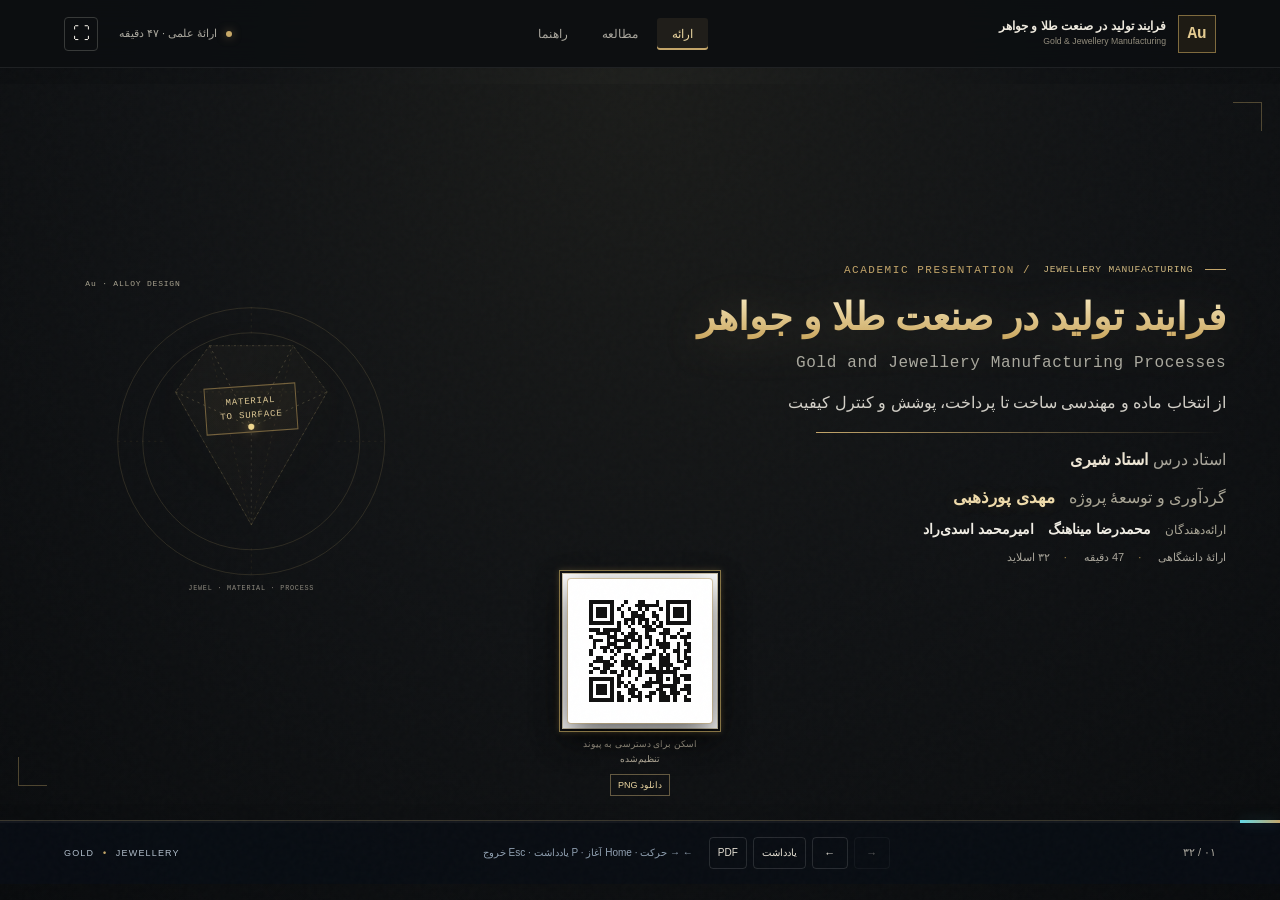
<file: index.html>
<!doctype html>
<html lang="fa" dir="rtl">
<head>
  <meta charset="utf-8"><meta name="viewport" content="width=device-width,initial-scale=1,viewport-fit=cover">
  <meta name="theme-color" content="#090c12"><meta name="description" content="فرایند تولید در صنعت طلا و جواهر؛ از متالورژی و ریخته‌گری تا فینیشینگ و کنترل کیفیت">
  <title>فرایند تولید در صنعت طلا و جواهر</title>
  <link rel="stylesheet" href="css/styles.css">
  <link rel="stylesheet" href="css/slides.css">
  <link rel="stylesheet" href="css/deck.css">
  <link rel="stylesheet" href="css/refinements.css">
  <link rel="stylesheet" href="css/industrial.css">
  <link rel="stylesheet" href="css/manufacturing.css">
  <link rel="stylesheet" href="css/polish.css">
  <link rel="icon" type="image/svg+xml" href="assets/favicon.svg">
</head>
<body>
  <div class="grain" aria-hidden="true"></div>
  <header class="topbar">
    <a class="brand" href="#/present" aria-label="شروع ارائه از ابتدا"><span class="brand-mark">Au</span><span>فرایند تولید در صنعت طلا و جواهر <small dir="ltr">Gold &amp; Jewellery Manufacturing</small></span></a>
    <nav class="mode-nav" aria-label="حالت نمایش"><a href="#/present" data-mode="present">ارائه</a><a href="#/read" data-mode="read">مطالعه</a><a href="#/guide" data-mode="guide">راهنما</a></nav>
    <div class="top-meta"><span class="live-dot"></span><span>ارائهٔ علمی · ۴۷ دقیقه</span><button class="icon-button" id="fullscreen" title="تمام‌صفحه" aria-label="تمام‌صفحه">⛶</button></div>
  </header>
  <main id="app" tabindex="-1"></main>
  <footer class="hud"><div class="progress-track"><i id="progress"></i></div><div class="hud-row"><span id="slide-label">۰۱ / ۳۲</span><div class="hud-controls"><button id="prev" aria-label="اسلاید قبلی">→</button><button id="next" aria-label="اسلاید بعدی">←</button><button id="speaker-notes" aria-label="یادداشت سخنران">یادداشت</button><button id="print-deck" aria-label="چاپ یا ذخیره به صورت PDF">PDF</button><span class="key-hint">← → حرکت · Home آغاز · P یادداشت · Esc خروج</span></div><span class="hud-code">GOLD <b>•</b> JEWELLERY</span></div></footer>
  <dialog id="notes-dialog" class="notes-dialog"><form method="dialog"><button class="notes-close" aria-label="بستن یادداشت‌ها">×</button></form><div class="eyebrow">PRESENTER NOTES <span id="notes-index"></span></div><h2 id="notes-title"></h2><div id="notes-body"></div></dialog>
  <dialog id="access-dialog" class="notes-dialog access-dialog"><form id="access-form"><div class="eyebrow">PRESENTER ACCESS</div><h2>ورود به یادداشت‌های سخنران</h2><label>نام کاربری<input id="access-username" name="username" autocomplete="username" required></label><label>رمز عبور<input id="access-password" name="password" type="password" autocomplete="current-password" required></label><p id="access-error" role="status"></p><button type="submit" class="print-button">ورود</button><button type="button" class="print-button" id="access-cancel">بازگشت</button></form></dialog>
  <script type="module" src="js/deck.js"></script>
</body>
</html>
</file>
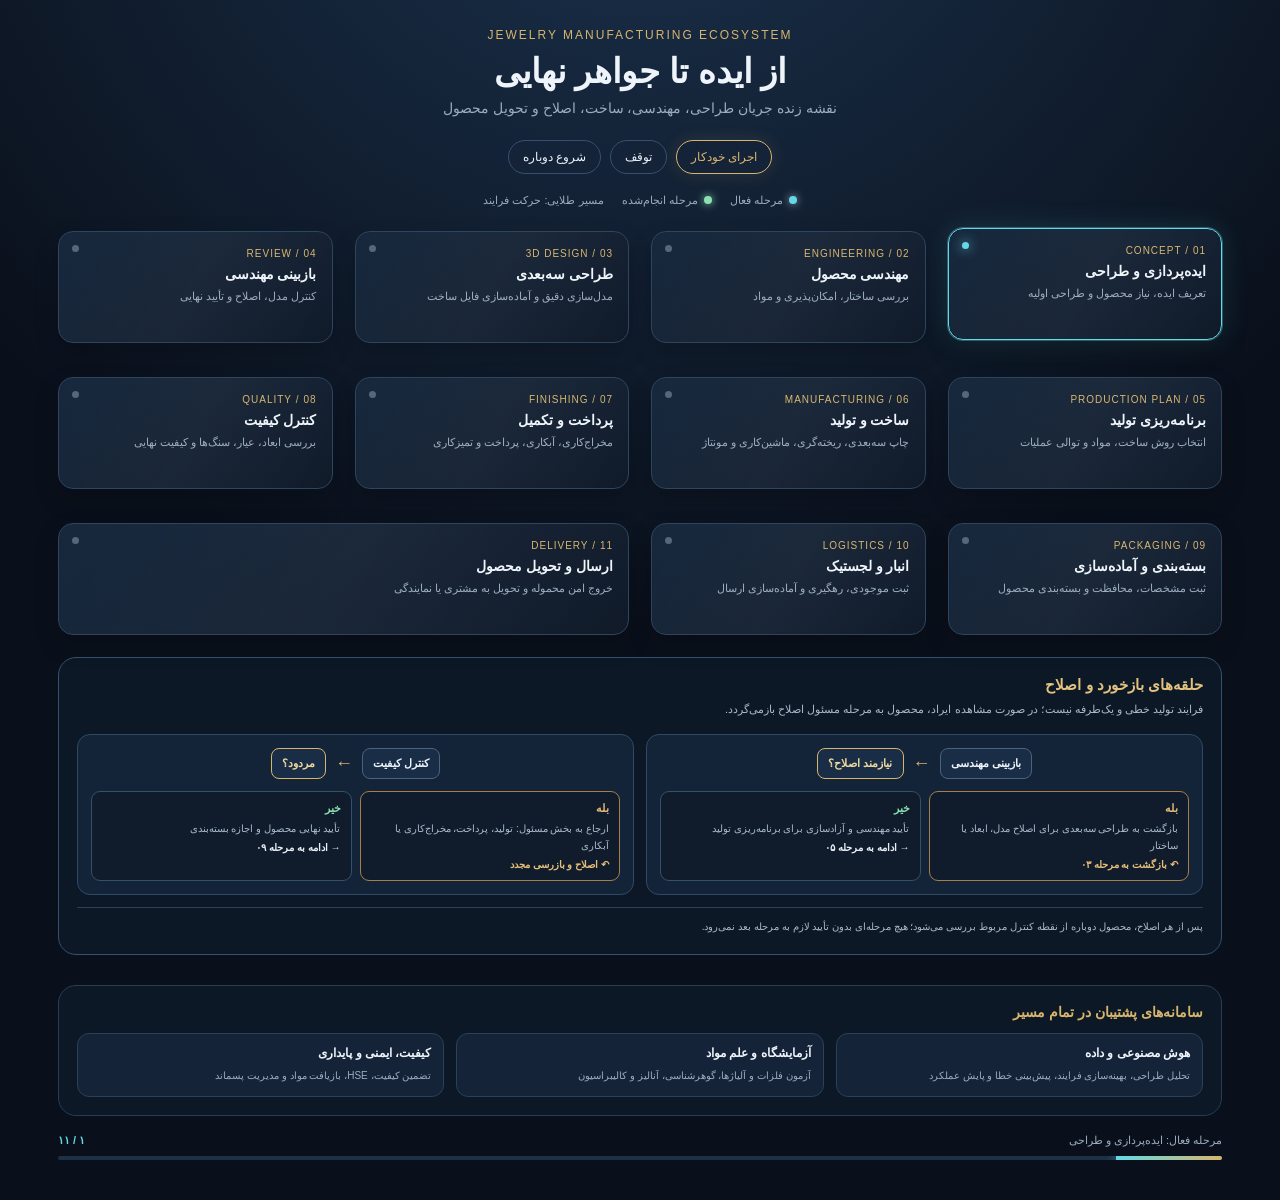
<file: s/1.html>
<!doctype html>
<html lang="fa" dir="rtl">
<head>
<meta charset="utf-8">
<meta name="viewport" content="width=device-width, initial-scale=1">
<title>نقشه زنده فرایند تولید جواهر</title>
<style>
:root{--bg:#0a101b;--panel:#111c2b;--panel2:#142338;--line:#29415a;--gold:#d8b56d;--cyan:#63d9e7;--green:#8ce0b2;--text:#eef4fa;--muted:#9aadc0}
*{box-sizing:border-box}body{margin:0;background:radial-gradient(circle at 50% -20%,#1c3450 0,#0a101b 55%);color:var(--text);font-family:Tahoma,Arial,sans-serif}
.wrap{max-width:1200px;margin:auto;padding:28px 18px 40px}.head{text-align:center;margin-bottom:24px}.eyebrow{color:var(--gold);font-size:12px;letter-spacing:2px}.head h1{font-size:clamp(22px,4vw,34px);margin:9px 0}.head p{color:var(--muted);margin:0;font-size:14px}
.toolbar{display:flex;justify-content:center;gap:9px;flex-wrap:wrap;margin:20px 0}.toolbar button{border:1px solid #38506b;background:#142338;color:var(--text);padding:9px 14px;border-radius:999px;font-size:12px;cursor:pointer}.toolbar button.active{border-color:var(--gold);color:var(--gold);box-shadow:0 0 18px #d8b56d22}
.legend{display:flex;justify-content:center;gap:18px;flex-wrap:wrap;color:var(--muted);font-size:11px;margin:14px 0 24px}.dot{display:inline-block;width:8px;height:8px;border-radius:50%;margin-left:6px;background:var(--cyan);box-shadow:0 0 9px currentColor}
.flow{position:relative;display:grid;grid-template-columns:repeat(4,minmax(0,1fr));gap:34px 22px;direction:rtl}
.node{position:relative;min-height:112px;padding:16px 15px;border:1px solid #2d455f;border-radius:15px;background:linear-gradient(145deg,#17283d,#101a29);box-shadow:0 10px 25px #0003;transition:.35s;z-index:2}
.node:after{content:"";position:absolute;inset:0;border-radius:15px;background:linear-gradient(120deg,transparent,#ffffff08,transparent);pointer-events:none}
.node .num{font-size:10px;color:var(--gold);letter-spacing:1px}.node h3{font-size:14px;margin:7px 0 5px}.node p{font-size:11px;line-height:1.8;color:var(--muted);margin:0}
.node .state{position:absolute;left:13px;top:13px;width:7px;height:7px;border-radius:50%;background:#53677b}
.node.active{border-color:var(--cyan);box-shadow:0 0 0 1px #63d9e755,0 0 28px #63d9e72b,0 10px 25px #0005;transform:translateY(-3px)}
.node.active .state{background:var(--cyan);box-shadow:0 0 12px var(--cyan);animation:pulse 1s infinite}
.node.done{border-color:#497b69}.node.done .state{background:var(--green);box-shadow:0 0 10px var(--green)}
@keyframes pulse{50%{opacity:.3;transform:scale(.7)}}
.node.wide{grid-column:span 2}
.connector{position:absolute;z-index:1;pointer-events:none;overflow:visible}
.connector path{fill:none;stroke:#29445e;stroke-width:2.3;stroke-linecap:round;stroke-linejoin:round}
.connector .moving{stroke:var(--gold);stroke-width:3;stroke-dasharray:7 13;animation:dash 1.1s linear infinite;filter:drop-shadow(0 0 4px #d8b56d)}
@keyframes dash{to{stroke-dashoffset:-40}}
.branch{margin-top:30px;border:1px solid #263d55;background:#0d1826;border-radius:18px;padding:18px}.branch h2{font-size:14px;color:var(--gold);margin:0 0 13px}.branchgrid{display:grid;grid-template-columns:repeat(3,1fr);gap:12px}.mini{border:1px solid #29415a;background:#142338;border-radius:12px;padding:12px}.mini b{display:block;font-size:12px;margin-bottom:5px}.mini span{font-size:10px;color:var(--muted);line-height:1.7}
.status{display:flex;justify-content:space-between;gap:10px;align-items:center;margin-top:18px;color:var(--muted);font-size:11px}.status strong{color:var(--cyan);font-weight:600}.progress{height:4px;background:#1d3045;border-radius:9px;overflow:hidden;margin-top:9px}.progress i{display:block;height:100%;width:0;background:linear-gradient(90deg,var(--cyan),var(--gold));box-shadow:0 0 12px var(--cyan);transition:width .4s}
@media(max-width:760px){.flow{grid-template-columns:repeat(2,minmax(0,1fr));gap:14px}.node{min-height:120px}.node.wide{grid-column:span 2}.branchgrid{grid-template-columns:1fr}.connector{display:none}.status{align-items:flex-start;flex-direction:column}}
@media(max-width:430px){.wrap{padding:22px 12px}.flow{grid-template-columns:1fr}.node.wide{grid-column:span 1}.node{min-height:95px}}

.feedback{margin-top:22px;border:1px solid #36516d;background:#0d1826;border-radius:18px;padding:18px}
.feedback h2{font-size:15px;color:#e2c27f;margin:0 0 6px}
.feedback-intro{font-size:11px;color:#a9bacb;line-height:1.8;margin:0 0 14px}
.feedback-grid{display:grid;grid-template-columns:repeat(2,minmax(0,1fr));gap:12px}
.feedback-card{background:#132338;border:1px solid #304a65;border-radius:13px;padding:13px}
.feedback-route{display:flex;align-items:center;justify-content:center;gap:9px;flex-wrap:wrap;margin-bottom:12px}
.feedback-step{font-size:11px;font-weight:700;border:1px solid #49637e;border-radius:8px;padding:8px 10px;background:#192e46}
.feedback-step.decision{border-color:#d8b56d;color:#f0d99e}
.feedback-arrow{color:#d8b56d;font-size:18px}
.feedback-branches{display:grid;grid-template-columns:1fr 1fr;gap:8px}
.return-path,.continue-path{border-radius:9px;padding:10px;background:#101c2b;border:1px solid #34516a;display:flex;flex-direction:column;gap:5px}
.return-path{border-color:#a77e49}
.return-path b{color:#e6bd79;font-size:11px}
.continue-path b{color:#8ce0b2;font-size:11px}
.return-path span,.continue-path span{font-size:10px;color:#a9bacb;line-height:1.7}
.return-path strong,.continue-path strong{font-size:10px;color:#e8eef5}
.return-path strong{color:#e6bd79}
.feedback-note{font-size:10px;color:#a9bacb;line-height:1.8;margin-top:12px;border-top:1px solid #2b4158;padding-top:10px}
@media(max-width:650px){.feedback-grid{grid-template-columns:1fr}}
@media(max-width:430px){.feedback-branches{grid-template-columns:1fr}}

</style>
</head>
<body>
<div class="wrap">
<header class="head">
<div class="eyebrow">JEWELRY MANUFACTURING ECOSYSTEM</div>
<h1>از ایده تا جواهر نهایی</h1>
<p>نقشه زنده جریان طراحی، مهندسی، ساخت، اصلاح و تحویل محصول</p>
</header>
<div class="toolbar" aria-label="کنترل نمایش">
<button class="active" data-mode="auto">اجرای خودکار</button>
<button data-mode="pause">توقف</button>
<button data-mode="restart">شروع دوباره</button>
</div>
<div class="legend"><span><i class="dot"></i>مرحله فعال</span><span><i class="dot" style="background:var(--green);color:var(--green)"></i>مرحله انجام‌شده</span><span>مسیر طلایی: حرکت فرایند</span></div>
<main class="flow" id="flow">
<article class="node" data-step="0"><i class="state"></i><div class="num">01 / CONCEPT</div><h3>ایده‌پردازی و طراحی</h3><p>تعریف ایده، نیاز محصول و طراحی اولیه</p></article>
<article class="node" data-step="1"><i class="state"></i><div class="num">02 / ENGINEERING</div><h3>مهندسی محصول</h3><p>بررسی ساختار، امکان‌پذیری و مواد</p></article>
<article class="node" data-step="2"><i class="state"></i><div class="num">03 / 3D DESIGN</div><h3>طراحی سه‌بعدی</h3><p>مدل‌سازی دقیق و آماده‌سازی فایل ساخت</p></article>
<article class="node" data-step="3"><i class="state"></i><div class="num">04 / REVIEW</div><h3>بازبینی مهندسی</h3><p>کنترل مدل، اصلاح و تأیید نهایی</p></article>
<article class="node" data-step="4"><i class="state"></i><div class="num">05 / PRODUCTION PLAN</div><h3>برنامه‌ریزی تولید</h3><p>انتخاب روش ساخت، مواد و توالی عملیات</p></article>
<article class="node" data-step="5"><i class="state"></i><div class="num">06 / MANUFACTURING</div><h3>ساخت و تولید</h3><p>چاپ سه‌بعدی، ریخته‌گری، ماشین‌کاری و مونتاژ</p></article>
<article class="node" data-step="6"><i class="state"></i><div class="num">07 / FINISHING</div><h3>پرداخت و تکمیل</h3><p>مخراج‌کاری، آبکاری، پرداخت و تمیزکاری</p></article>
<article class="node" data-step="7"><i class="state"></i><div class="num">08 / QUALITY</div><h3>کنترل کیفیت</h3><p>بررسی ابعاد، عیار، سنگ‌ها و کیفیت نهایی</p></article>
<article class="node" data-step="8"><i class="state"></i><div class="num">09 / PACKAGING</div><h3>بسته‌بندی و آماده‌سازی</h3><p>ثبت مشخصات، محافظت و بسته‌بندی محصول</p></article>
<article class="node" data-step="9"><i class="state"></i><div class="num">10 / LOGISTICS</div><h3>انبار و لجستیک</h3><p>ثبت موجودی، رهگیری و آماده‌سازی ارسال</p></article>
<article class="node wide" data-step="10"><i class="state"></i><div class="num">11 / DELIVERY</div><h3>ارسال و تحویل محصول</h3><p>خروج امن محموله و تحویل به مشتری یا نمایندگی</p></article>
</main>

<section class="feedback">
  <h2>حلقه‌های بازخورد و اصلاح</h2>
  <p class="feedback-intro">فرایند تولید خطی و یک‌طرفه نیست؛ در صورت مشاهده ایراد، محصول به مرحله مسئول اصلاح بازمی‌گردد.</p>
  <div class="feedback-grid">
    <div class="feedback-card">
      <div class="feedback-route">
        <span class="feedback-step">بازبینی مهندسی</span>
        <span class="feedback-arrow">←</span>
        <span class="feedback-step decision">نیازمند اصلاح؟</span>
      </div>
      <div class="feedback-branches">
        <div class="return-path"><b>بله</b><span>بازگشت به طراحی سه‌بعدی برای اصلاح مدل، ابعاد یا ساختار</span><strong>↶ بازگشت به مرحله ۰۳</strong></div>
        <div class="continue-path"><b>خیر</b><span>تأیید مهندسی و آزادسازی برای برنامه‌ریزی تولید</span><strong>→ ادامه به مرحله ۰۵</strong></div>
      </div>
    </div>
    <div class="feedback-card">
      <div class="feedback-route">
        <span class="feedback-step">کنترل کیفیت</span>
        <span class="feedback-arrow">←</span>
        <span class="feedback-step decision">مردود؟</span>
      </div>
      <div class="feedback-branches">
        <div class="return-path"><b>بله</b><span>ارجاع به بخش مسئول: تولید، پرداخت، مخراج‌کاری یا آبکاری</span><strong>↶ اصلاح و بازرسی مجدد</strong></div>
        <div class="continue-path"><b>خیر</b><span>تأیید نهایی محصول و اجازه بسته‌بندی</span><strong>→ ادامه به مرحله ۰۹</strong></div>
      </div>
    </div>
  </div>
  <div class="feedback-note">پس از هر اصلاح، محصول دوباره از نقطه کنترل مربوط بررسی می‌شود؛ هیچ مرحله‌ای بدون تأیید لازم به مرحله بعد نمی‌رود.</div>
</section>

<section class="branch">
<h2>سامانه‌های پشتیبان در تمام مسیر</h2>
<div class="branchgrid">
<div class="mini"><b>هوش مصنوعی و داده</b><span>تحلیل طراحی، بهینه‌سازی فرایند، پیش‌بینی خطا و پایش عملکرد</span></div>
<div class="mini"><b>آزمایشگاه و علم مواد</b><span>آزمون فلزات و آلیاژها، گوهرشناسی، آنالیز و کالیبراسیون</span></div>
<div class="mini"><b>کیفیت، ایمنی و پایداری</b><span>تضمین کیفیت، HSE، بازیافت مواد و مدیریت پسماند</span></div>
</div>
</section>
<div class="status"><span id="statusText">در حال آماده‌سازی مسیر تولید…</span><strong id="counter">۰۱ / ۱۱</strong></div>
<div class="progress"><i id="bar"></i></div>
</div>
<script>
(()=>{
 const nodes=[...document.querySelectorAll('[data-step]')],status=document.getElementById('statusText'),counter=document.getElementById('counter'),bar=document.getElementById('bar'),buttons=[...document.querySelectorAll('button[data-mode]')];
 const names=['ایده‌پردازی و طراحی','مهندسی محصول','طراحی سه‌بعدی','بازبینی مهندسی','برنامه‌ریزی تولید','ساخت و تولید','پرداخت و تکمیل','کنترل کیفیت','بسته‌بندی و آماده‌سازی','انبار و لجستیک','ارسال و تحویل محصول'];
 let index=0,timer=null,playing=true;
 const fa=n=>String(n).replace(/\d/g,d=>'۰۱۲۳۴۵۶۷۸۹'[d]);
 function paint(){nodes.forEach((n,i)=>{n.classList.toggle('active',i===index);n.classList.toggle('done',i<index)});status.textContent='مرحله فعال: '+names[index];counter.textContent=fa(index+1)+' / ۱۱';bar.style.width=((index+1)/11*100)+'%'}
 function tick(){index=(index+1)%nodes.length;paint()}
 function start(){clearInterval(timer);playing=true;timer=setInterval(tick,1900);buttons.forEach(b=>b.classList.toggle('active',b.dataset.mode==='auto'))}
 function stop(){clearInterval(timer);playing=false;buttons.forEach(b=>b.classList.toggle('active',b.dataset.mode==='pause'))}
 buttons.forEach(b=>b.addEventListener('click',()=>{if(b.dataset.mode==='auto')start();if(b.dataset.mode==='pause')stop();if(b.dataset.mode==='restart'){index=0;paint();start()}}));
 nodes.forEach(n=>n.addEventListener('click',()=>{index=Number(n.dataset.step);paint();if(playing)start()}));
 paint();start();
})();
</script>
</body></html>
</file>
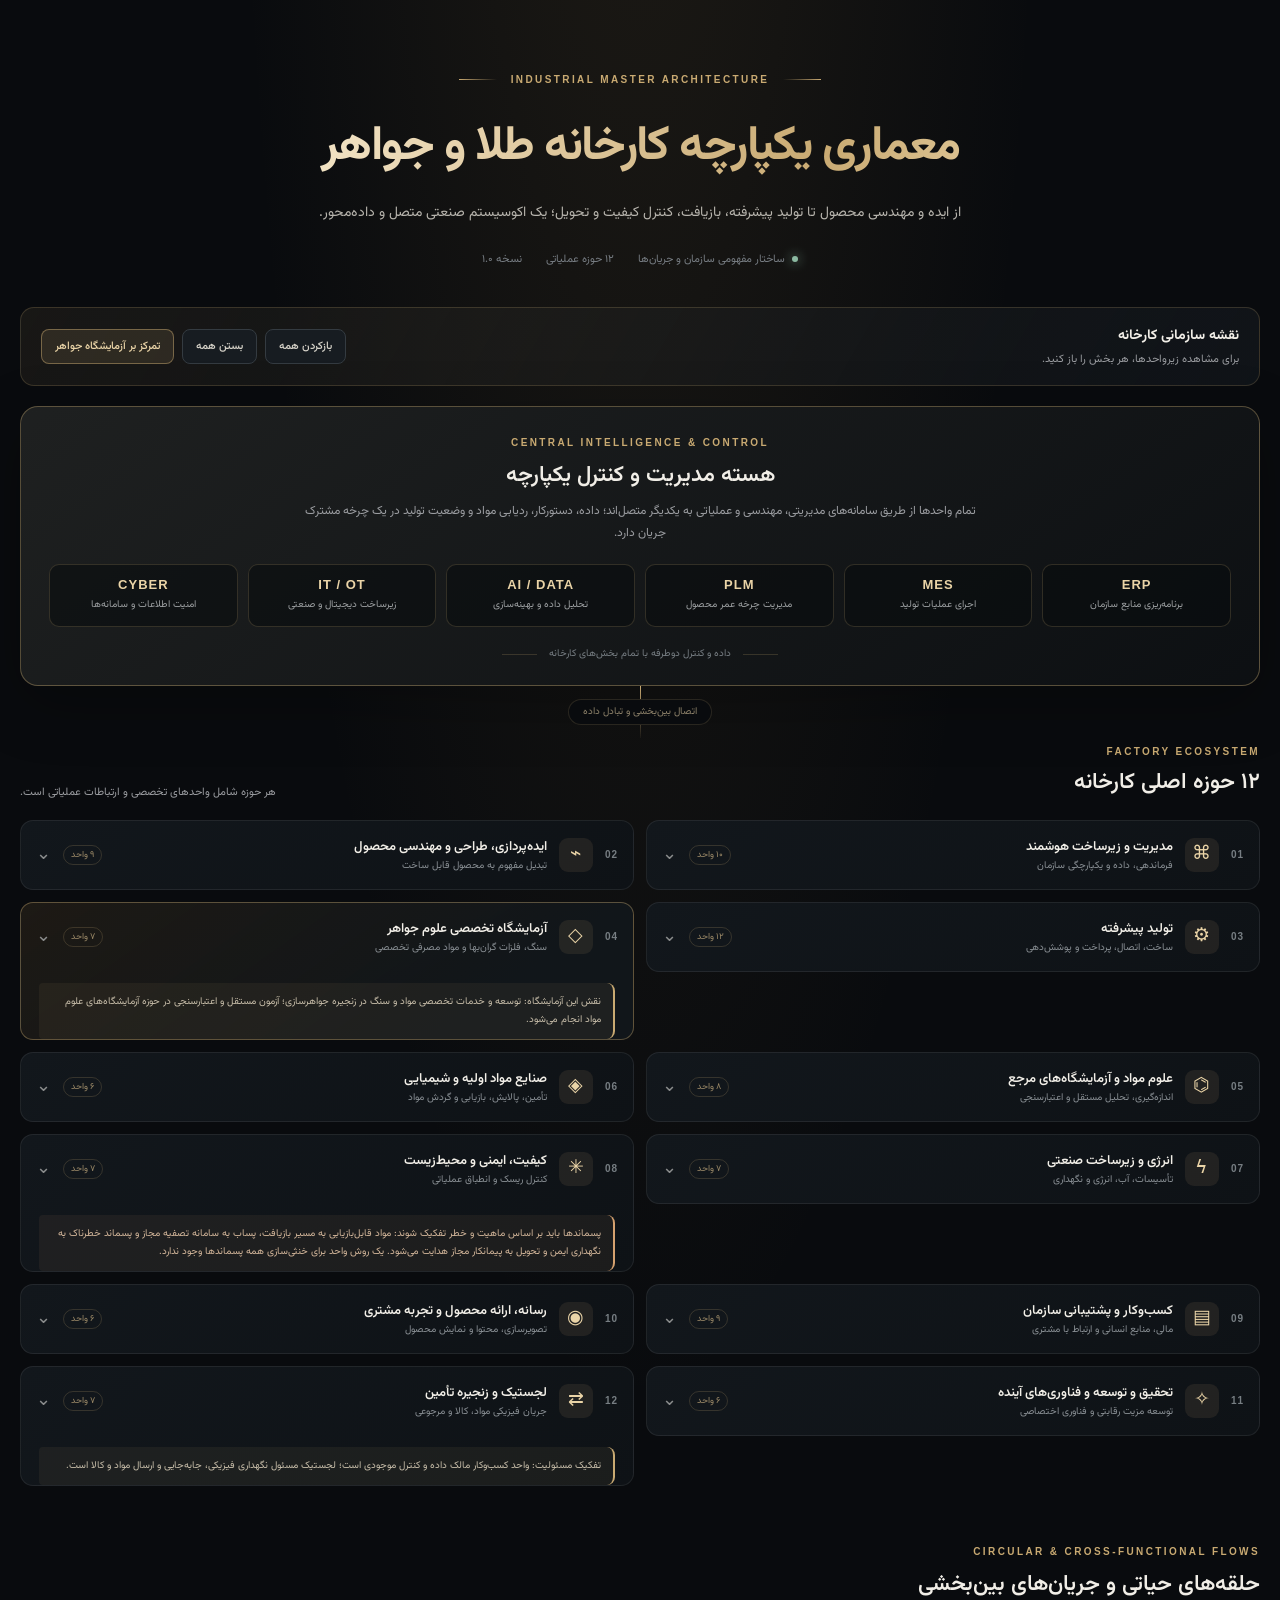
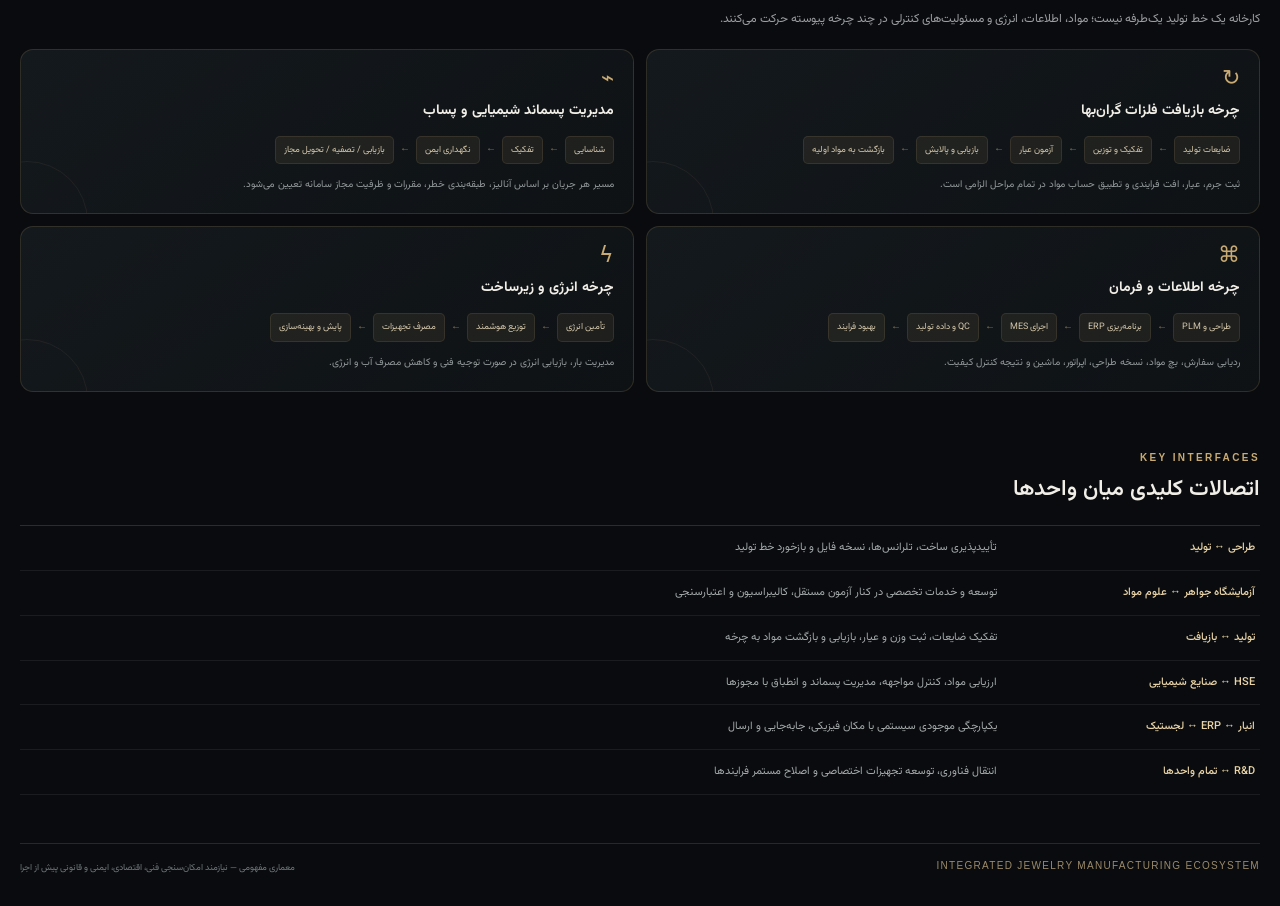
<file: s/factory-architecture.html>
<!doctype html>
<html lang="fa" dir="rtl">
<head>
  <meta charset="utf-8">
  <meta name="viewport" content="width=device-width, initial-scale=1">
  <meta name="theme-color" content="#0b0d10">
  <title>معماری یکپارچه کارخانه طلا و جواهر</title>
  <link rel="stylesheet" href="factory-architecture.css">
</head>
<body>
  <main class="page-shell">
    <header class="hero">
      <div class="eyebrow"><span class="eyebrow-line"></span> INDUSTRIAL MASTER ARCHITECTURE <span class="eyebrow-line"></span></div>
      <h1>معماری یکپارچه کارخانه طلا و جواهر</h1>
      <p class="hero-copy">از ایده و مهندسی محصول تا تولید پیشرفته، بازیافت، کنترل کیفیت و تحویل؛ یک اکوسیستم صنعتی متصل و داده‌محور.</p>
      <div class="hero-meta">
        <span><i class="dot"></i> ساختار مفهومی سازمان و جریان‌ها</span>
        <span>۱۲ حوزه عملیاتی</span>
        <span>نسخه ۱.۰</span>
      </div>
    </header>

    <section class="control-bar" aria-label="کنترل نمایش">
      <div class="control-intro"><strong>نقشه سازمانی کارخانه</strong><small>برای مشاهده زیرواحدها، هر بخش را باز کنید.</small></div>
      <div class="controls">
        <button class="control-btn" id="expandAll" type="button">بازکردن همه</button>
        <button class="control-btn" id="collapseAll" type="button">بستن همه</button>
        <button class="control-btn accent" id="focusLab" type="button">تمرکز بر آزمایشگاه جواهر</button>
      </div>
    </section>

    <section class="core-panel">
      <div class="section-kicker">CENTRAL INTELLIGENCE & CONTROL</div>
      <h2>هسته مدیریت و کنترل یکپارچه</h2>
      <p>تمام واحدها از طریق سامانه‌های مدیریتی، مهندسی و عملیاتی به یکدیگر متصل‌اند؛ داده، دستورکار، ردیابی مواد و وضعیت تولید در یک چرخه مشترک جریان دارد.</p>
      <div class="core-grid">
        <div class="core-node"><b>ERP</b><span>برنامه‌ریزی منابع سازمان</span></div>
        <div class="core-node"><b>MES</b><span>اجرای عملیات تولید</span></div>
        <div class="core-node"><b>PLM</b><span>مدیریت چرخه عمر محصول</span></div>
        <div class="core-node"><b>AI / DATA</b><span>تحلیل داده و بهینه‌سازی</span></div>
        <div class="core-node"><b>IT / OT</b><span>زیرساخت دیجیتال و صنعتی</span></div>
        <div class="core-node"><b>CYBER</b><span>امنیت اطلاعات و سامانه‌ها</span></div>
      </div>
      <div class="core-foot"><span></span> داده و کنترل دوطرفه با تمام بخش‌های کارخانه <span></span></div>
    </section>

    <div class="flow-spine" aria-hidden="true"><span>اتصال بین‌بخشی و تبادل داده</span></div>

    <section class="departments" id="departments">
      <div class="section-heading">
        <div><div class="section-kicker">FACTORY ECOSYSTEM</div><h2>۱۲ حوزه اصلی کارخانه</h2></div>
        <div class="section-note">هر حوزه شامل واحدهای تخصصی و ارتباطات عملیاتی است.</div>
      </div>
      <div class="department-grid">
        <article class="department" data-id="management">
          <button class="department-head" aria-expanded="false">
            <span class="dept-number">01</span><span class="dept-icon">⌘</span>
            <span class="dept-title"><strong>مدیریت و زیرساخت هوشمند</strong><small>فرماندهی، داده و یکپارچگی سازمان</small></span><span class="dept-count">۱۰ واحد</span><span class="chevron">⌄</span>
          </button>
          <div class="department-body"><ul>
            <li>مدیریت راهبردی و مدیریت عملیات</li><li>زیرساخت هوش مصنوعی و تحلیل داده</li><li>زیرساخت IT، شبکه و ارتباطات صنعتی</li><li>امنیت سایبری و امنیت اطلاعات</li><li>مدیریت داده‌های صنعتی و پایگاه داده</li><li>سامانه برنامه‌ریزی منابع سازمان (ERP)</li><li>مدیریت چرخه عمر محصول (PLM)</li><li>سامانه اجرای تولید (MES)</li><li>اتوماسیون صنعتی و رباتیک</li><li>دوقلوی دیجیتال و پایش هوشمند</li>
          </ul></div>
        </article>

        <article class="department" data-id="engineering">
          <button class="department-head" aria-expanded="false"><span class="dept-number">02</span><span class="dept-icon">⌁</span><span class="dept-title"><strong>ایده‌پردازی، طراحی و مهندسی محصول</strong><small>تبدیل مفهوم به محصول قابل ساخت</small></span><span class="dept-count">۹ واحد</span><span class="chevron">⌄</span></button>
          <div class="department-body"><ul>
            <li>ایده‌پردازی و طراحی مفهومی</li><li>مهندسی محصول و طراحی صنعتی</li><li>طراحی سه‌بعدی و CAD</li><li>مهندسی معکوس و اسکن سه‌بعدی</li><li>شبیه‌سازی و تحلیل مهندسی (CAE)</li><li>مهندسی فرایند و برنامه‌ریزی تولید</li><li>مهندسی قالب، ابزار و فیکسچر</li><li>مهندسی ذوب، انتقال و رفتار مذاب</li><li>بهینه‌سازی طراحی و فرایند با هوش مصنوعی</li>
          </ul></div>
        </article>

        <article class="department" data-id="production">
          <button class="department-head" aria-expanded="false"><span class="dept-number">03</span><span class="dept-icon">⚙</span><span class="dept-title"><strong>تولید پیشرفته</strong><small>ساخت، اتصال، پرداخت و پوشش‌دهی</small></span><span class="dept-count">۱۲ واحد</span><span class="chevron">⌄</span></button>
          <div class="department-body"><ul>
            <li>چاپ سه‌بعدی و ساخت افزایشی</li><li>ریخته‌گری دقیق و ذوب</li><li>الکتروفرمینگ و ساخت الکتروشیمیایی</li><li>ماشین‌کاری دقیق و CNC</li><li>ساخت دستی، مونتاژ و اتصال قطعات</li><li>مخراج‌کاری و نصب سنگ</li><li>شکل‌دهی فلزات، نورد و مفتول‌سازی</li><li>عملیات حرارتی</li><li>متالورژی تولید و کنترل آلیاژ</li><li>آبکاری، پولیش و پرداخت نهایی</li><li>مهندسی سطح و پوشش‌های پیشرفته</li><li>ساخت قطعات و تجهیزات اختصاصی کارخانه</li>
          </ul></div>
        </article>

        <article class="department featured" data-id="jewelry-lab" id="jewelry-lab">
          <button class="department-head" aria-expanded="false"><span class="dept-number">04</span><span class="dept-icon">◇</span><span class="dept-title"><strong>آزمایشگاه تخصصی علوم جواهر</strong><small>سنگ، فلزات گران‌بها و مواد مصرفی تخصصی</small></span><span class="dept-count">۷ واحد</span><span class="chevron">⌄</span></button>
          <div class="department-body"><ul>
            <li>توسعه و فرمولاسیون مواد شیمیایی تخصصی جواهرسازی؛ محلول‌های آبکاری، پرداخت، قالب‌گیری و پوشش</li><li>پژوهش و توسعه سنگ‌های سنتتیک و فناوری رشد آزمایشگاهی</li><li>تراش، فرآوری، کالیبراسیون و پولیش گوهرسنگ</li><li>گوهرشناسی و شناسایی سنگ‌های طبیعی، سنتتیک، بدل و بهسازی‌شده</li><li>متالورژی جواهر و توسعه آلیاژهای طلا، نقره و فلزات گران‌بها</li><li>آنالیز و آزمون‌های شیمیایی، نوری، طیفی و فیزیکی</li><li>تحقیق و توسعه مواد نو، پوشش‌ها و فناوری‌های ساخت جواهر</li>
          </ul><div class="dept-callout">نقش این آزمایشگاه: توسعه و خدمات تخصصی مواد و سنگ در زنجیره جواهرسازی؛ آزمون مستقل و اعتبارسنجی در حوزه آزمایشگاه‌های علوم مواد انجام می‌شود.</div></div>
        </article>

        <article class="department" data-id="materials">
          <button class="department-head" aria-expanded="false"><span class="dept-number">05</span><span class="dept-icon">⌬</span><span class="dept-title"><strong>علوم مواد و آزمایشگاه‌های مرجع</strong><small>اندازه‌گیری، تحلیل مستقل و اعتبارسنجی</small></span><span class="dept-count">۸ واحد</span><span class="chevron">⌄</span></button>
          <div class="department-body"><ul>
            <li>آزمایشگاه متالورژی و علم مواد</li><li>آزمایشگاه گوهرشناسی مرجع و شناسایی مستقل</li><li>آزمایشگاه شیمی تجزیه</li><li>آزمایشگاه الکتروشیمی</li><li>آزمایشگاه تحقیق و توسعه مواد</li><li>آزمون خواص مکانیکی و دوام</li><li>مترولوژی، کالیبراسیون و اندازه‌شناسی</li><li>آنالیز آلودگی و پایش مواد و سطوح</li>
          </ul></div>
        </article>

        <article class="department" data-id="materials-industry">
          <button class="department-head" aria-expanded="false"><span class="dept-number">06</span><span class="dept-icon">◈</span><span class="dept-title"><strong>صنایع مواد اولیه و شیمیایی</strong><small>تأمین، پالایش، بازیابی و گردش مواد</small></span><span class="dept-count">۶ واحد</span><span class="chevron">⌄</span></button>
          <div class="department-body"><ul>
            <li>تأمین و ارزیابی مواد اولیه</li><li>آماده‌سازی و تولید مواد شیمیایی صنعتی</li><li>تهیه، ذوب و مدیریت آلیاژها</li><li>پالایش و خالص‌سازی فلزات گران‌بها</li><li>بازیابی فلزات از ضایعات تولید</li><li>بازیافت مواد و مدیریت چرخه‌ای منابع</li>
          </ul></div>
        </article>

        <article class="department" data-id="energy">
          <button class="department-head" aria-expanded="false"><span class="dept-number">07</span><span class="dept-icon">ϟ</span><span class="dept-title"><strong>انرژی و زیرساخت صنعتی</strong><small>تأسیسات، آب، انرژی و نگهداری</small></span><span class="dept-count">۷ واحد</span><span class="chevron">⌄</span></button>
          <div class="department-body"><ul>
            <li>مدیریت و بهینه‌سازی مصرف انرژی</li><li>سامانه‌های انرژی هیدروژنی؛ گزینه توسعه آتی</li><li>تولید، توزیع و ذخیره‌سازی برق</li><li>پایش هوشمند بار و مصرف تجهیزات</li><li>تأسیسات صنعتی، تهویه و کنترل شرایط محیطی</li><li>تصفیه، بازچرخانی و مدیریت آب صنعتی</li><li>نگهداری، تعمیرات و پایش وضعیت تجهیزات</li>
          </ul></div>
        </article>

        <article class="department" data-id="hse">
          <button class="department-head" aria-expanded="false"><span class="dept-number">08</span><span class="dept-icon">✳</span><span class="dept-title"><strong>کیفیت، ایمنی و محیط‌زیست</strong><small>کنترل ریسک و انطباق عملیاتی</small></span><span class="dept-count">۷ واحد</span><span class="chevron">⌄</span></button>
          <div class="department-body"><ul>
            <li>کنترل کیفیت (QC)</li><li>تضمین کیفیت (QA)</li><li>بهداشت، ایمنی و محیط‌زیست (HSE)</li><li>شناسایی، تفکیک و مدیریت پسماندهای شیمیایی و خطرناک</li><li>تصفیه و پایش پساب صنعتی</li><li>مدیریت شرایط اضطراری و ارزیابی ریسک صنعتی</li><li>استانداردها، مجوزها و انطباق قانونی</li>
          </ul><div class="dept-callout warning">پسماندها باید بر اساس ماهیت و خطر تفکیک شوند: مواد قابل‌بازیابی به مسیر بازیافت، پساب به سامانه تصفیه مجاز و پسماند خطرناک به نگهداری ایمن و تحویل به پیمانکار مجاز هدایت می‌شود. یک روش واحد برای خنثی‌سازی همه پسماندها وجود ندارد.</div></div>
        </article>

        <article class="department" data-id="business">
          <button class="department-head" aria-expanded="false"><span class="dept-number">09</span><span class="dept-icon">▤</span><span class="dept-title"><strong>کسب‌وکار و پشتیبانی سازمان</strong><small>مالی، منابع انسانی و ارتباط با مشتری</small></span><span class="dept-count">۹ واحد</span><span class="chevron">⌄</span></button>
          <div class="department-body"><ul>
            <li>حسابداری، مالی و کنترل هزینه</li><li>بایگانی دیجیتال و مدیریت اسناد</li><li>حراست و حفاظت از دارایی‌ها</li><li>منابع انسانی و توسعه مهارت</li><li>تدارکات و خریدهای صنعتی</li><li>کنترل موجودی و مالکیت اطلاعات انبار در ERP</li><li>امور حقوقی، قراردادها و مالکیت فکری</li><li>فروش، بازاریابی و مدیریت ارتباط با مشتری (CRM)</li><li>مدیریت سفارش و خدمات پس از فروش</li>
          </ul></div>
        </article>

        <article class="department" data-id="media">
          <button class="department-head" aria-expanded="false"><span class="dept-number">10</span><span class="dept-icon">◉</span><span class="dept-title"><strong>رسانه، ارائه محصول و تجربه مشتری</strong><small>تصویرسازی، محتوا و نمایش محصول</small></span><span class="dept-count">۶ واحد</span><span class="chevron">⌄</span></button>
          <div class="department-body"><ul>
            <li>استودیو عکاسی صنعتی و ماکرو</li><li>فیلم‌برداری و تولید محتوای برند</li><li>استودیو رندر و تصویرسازی دیجیتال</li><li>طراحی بسته‌بندی و هویت ارائه محصول</li><li>آماده‌سازی و کنترل نهایی محصول برای عرضه</li><li>شوروم و فضای تجربه و معرفی محصول</li>
          </ul></div>
        </article>

        <article class="department" data-id="rnd">
          <button class="department-head" aria-expanded="false"><span class="dept-number">11</span><span class="dept-icon">✧</span><span class="dept-title"><strong>تحقیق و توسعه و فناوری‌های آینده</strong><small>توسعه مزیت رقابتی و فناوری اختصاصی</small></span><span class="dept-count">۶ واحد</span><span class="chevron">⌄</span></button>
          <div class="department-body"><ul>
            <li>مرکز تحقیق و توسعه (R&amp;D)</li><li>طراحی و توسعه ماشین‌آلات و تجهیزات اختصاصی</li><li>توسعه نرم‌افزارها و سامانه‌های صنعتی</li><li>پژوهش فناوری‌های نوین تولید</li><li>توسعه مواد پیشرفته و آلیاژهای اختصاصی</li><li>فناوری تولید پایدار و راهکارهای سبز</li>
          </ul></div>
        </article>

        <article class="department" data-id="logistics">
          <button class="department-head" aria-expanded="false"><span class="dept-number">12</span><span class="dept-icon">⇄</span><span class="dept-title"><strong>لجستیک و زنجیره تأمین</strong><small>جریان فیزیکی مواد، کالا و مرجوعی</small></span><span class="dept-count">۷ واحد</span><span class="chevron">⌄</span></button>
          <div class="department-body"><ul>
            <li>انبار فیزیکی مواد اولیه، نیمه‌ساخته و محصول</li><li>بسته‌بندی حمل و حفاظت محموله</li><li>ارسال، توزیع و تحویل</li><li>مدیریت ناوگان و حمل‌ونقل</li><li>رهگیری هوشمند محموله</li><li>مدیریت زنجیره تأمین و ارزیابی تأمین‌کننده</li><li>لجستیک معکوس، مرجوعی و بازگشت محصول</li>
          </ul><div class="dept-callout">تفکیک مسئولیت: واحد کسب‌وکار مالک داده و کنترل موجودی است؛ لجستیک مسئول نگهداری فیزیکی، جابه‌جایی و ارسال مواد و کالا است.</div></div>
        </article>
      </div>
    </section>

    <section class="loops-section">
      <div class="section-kicker">CIRCULAR & CROSS-FUNCTIONAL FLOWS</div>
      <h2>حلقه‌های حیاتی و جریان‌های بین‌بخشی</h2>
      <p class="section-lead">کارخانه یک خط تولید یک‌طرفه نیست؛ مواد، اطلاعات، انرژی و مسئولیت‌های کنترلی در چند چرخه پیوسته حرکت می‌کنند.</p>
      <div class="loop-grid">
        <article class="loop-card"><span class="loop-symbol">↻</span><h3>چرخه بازیافت فلزات گران‌بها</h3><div class="flow-chips"><span>ضایعات تولید</span><b>←</b><span>تفکیک و توزین</span><b>←</b><span>آزمون عیار</span><b>←</b><span>بازیابی و پالایش</span><b>←</b><span>بازگشت به مواد اولیه</span></div><p>ثبت جرم، عیار، افت فرایندی و تطبیق حساب مواد در تمام مراحل الزامی است.</p></article>
        <article class="loop-card"><span class="loop-symbol">⌁</span><h3>مدیریت پسماند شیمیایی و پساب</h3><div class="flow-chips"><span>شناسایی</span><b>←</b><span>تفکیک</span><b>←</b><span>نگهداری ایمن</span><b>←</b><span>بازیابی / تصفیه / تحویل مجاز</span></div><p>مسیر هر جریان بر اساس آنالیز، طبقه‌بندی خطر، مقررات و ظرفیت مجاز سامانه تعیین می‌شود.</p></article>
        <article class="loop-card"><span class="loop-symbol">⌘</span><h3>چرخه اطلاعات و فرمان</h3><div class="flow-chips"><span>طراحی و PLM</span><b>←</b><span>برنامه‌ریزی ERP</span><b>←</b><span>اجرای MES</span><b>←</b><span>QC و داده تولید</span><b>←</b><span>بهبود فرایند</span></div><p>ردیابی سفارش، بچ مواد، نسخه طراحی، اپراتور، ماشین و نتیجه کنترل کیفیت.</p></article>
        <article class="loop-card"><span class="loop-symbol">ϟ</span><h3>چرخه انرژی و زیرساخت</h3><div class="flow-chips"><span>تأمین انرژی</span><b>←</b><span>توزیع هوشمند</span><b>←</b><span>مصرف تجهیزات</span><b>←</b><span>پایش و بهینه‌سازی</span></div><p>مدیریت بار، بازیابی انرژی در صورت توجیه فنی و کاهش مصرف آب و انرژی.</p></article>
      </div>
    </section>

    <section class="connections">
      <div class="section-kicker">KEY INTERFACES</div><h2>اتصالات کلیدی میان واحدها</h2>
      <div class="connection-list">
        <div><b>طراحی ↔ تولید</b><span>تأییدپذیری ساخت، تلرانس‌ها، نسخه فایل و بازخورد خط تولید</span></div>
        <div><b>آزمایشگاه جواهر ↔ علوم مواد</b><span>توسعه و خدمات تخصصی در کنار آزمون مستقل، کالیبراسیون و اعتبارسنجی</span></div>
        <div><b>تولید ↔ بازیافت</b><span>تفکیک ضایعات، ثبت وزن و عیار، بازیابی و بازگشت مواد به چرخه</span></div>
        <div><b>HSE ↔ صنایع شیمیایی</b><span>ارزیابی مواد، کنترل مواجهه، مدیریت پسماند و انطباق با مجوزها</span></div>
        <div><b>انبار ↔ ERP ↔ لجستیک</b><span>یکپارچگی موجودی سیستمی با مکان فیزیکی، جابه‌جایی و ارسال</span></div>
        <div><b>R&amp;D ↔ تمام واحدها</b><span>انتقال فناوری، توسعه تجهیزات اختصاصی و اصلاح مستمر فرایندها</span></div>
      </div>
    </section>

    <footer class="footer"><span>INTEGRATED JEWELRY MANUFACTURING ECOSYSTEM</span><span>معماری مفهومی — نیازمند امکان‌سنجی فنی، اقتصادی، ایمنی و قانونی پیش از اجرا</span></footer>
  </main>
  <script>
    const departments = [...document.querySelectorAll('.department')];
    function setDepartment(card, open) {
      const button = card.querySelector('.department-head');
      card.classList.toggle('is-open', open);
      button.setAttribute('aria-expanded', String(open));
    }
    departments.forEach(card => card.querySelector('.department-head').addEventListener('click', () => setDepartment(card, !card.classList.contains('is-open'))));
    document.getElementById('expandAll').addEventListener('click', () => departments.forEach(card => setDepartment(card, true)));
    document.getElementById('collapseAll').addEventListener('click', () => departments.forEach(card => setDepartment(card, false)));
    document.getElementById('focusLab').addEventListener('click', () => {
      departments.forEach(card => setDepartment(card, card.dataset.id === 'jewelry-lab'));
      const lab = document.getElementById('jewelry-lab');
      lab.scrollIntoView({ behavior: 'smooth', block: 'center' });
      lab.classList.add('spotlight');
      window.setTimeout(() => lab.classList.remove('spotlight'), 1500);
    });
  </script>
</body>
</html>
</file>
<file: css/styles.css>
:root{color-scheme:dark;--bg:#10100f;--panel:#171715;--panel2:#1d1c19;--gold:#c4a66a;--gold2:#e1cb99;--paper:#e8e1d4;--muted:#938e83;--red:#8e3435;--line:#3a3832;--mono:Consolas,'Courier New',monospace;--fa:'Segoe UI',Tahoma,Arial,sans-serif;--pad:clamp(20px,5vw,76px)}*{box-sizing:border-box}html,body{margin:0;min-height:100%;background:var(--bg);color:var(--paper);font-family:var(--fa)}body{min-height:100vh;background-image:radial-gradient(ellipse at 50% 46%,#25231d 0%,#151512 46%,#10100f 78%);overflow-x:hidden}button,a{font:inherit}.grain{position:fixed;inset:0;pointer-events:none;opacity:.12;z-index:5;background-image:url("data:image/svg+xml,%3Csvg viewBox='0 0 180 180' xmlns='http://www.w3.org/2000/svg'%3E%3Cfilter id='n'%3E%3CfeTurbulence type='fractalNoise' baseFrequency='.92' numOctaves='3' stitchTiles='stitch'/%3E%3C/filter%3E%3Crect width='100%25' height='100%25' filter='url(%23n)' opacity='.16'/%3E%3C/svg%3E")}.topbar{height:76px;padding:0 var(--pad);display:flex;align-items:center;justify-content:space-between;border-bottom:1px solid #ffffff12;position:relative;z-index:6;background:#10100f9c;backdrop-filter:blur(12px)}.brand{display:flex;gap:12px;align-items:center;color:var(--paper);text-decoration:none;font-size:12px;letter-spacing:.02em}.brand small{display:block;color:var(--muted);font:10px var(--mono);margin-top:3px}.brand-mark{width:34px;height:34px;border:1px solid var(--gold);color:var(--gold);display:grid;place-items:center;font:16px var(--mono)}.mode-nav{display:flex;gap:6px;background:#ffffff08;padding:4px;border:1px solid #ffffff0c}.mode-nav a{color:var(--muted);font-size:12px;text-decoration:none;padding:8px 16px}.mode-nav a.active{color:var(--paper);background:#c4a66a1a}.top-meta{display:flex;align-items:center;gap:9px;color:var(--muted);font-size:11px}.live-dot{width:6px;height:6px;border-radius:50%;background:#a08a58;box-shadow:0 0 0 3px #a08a581c}.icon-button,.hud button{border:1px solid var(--line);background:transparent;color:var(--paper);cursor:pointer}.icon-button{width:34px;height:34px;margin-right:12px;font-size:17px}.icon-button:hover,.hud button:hover{border-color:var(--gold);color:var(--gold)}#app{min-height:calc(100vh - 148px);position:relative}.slide{min-height:calc(100vh - 148px);padding:clamp(45px,8vh,100px) var(--pad);display:grid;align-items:center;position:relative;overflow:hidden;animation:enter .65s cubic-bezier(.2,.7,.2,1) both}.slide:before,.slide:after{content:"";position:absolute;width:36px;height:36px;border-color:#c4a66a4d;border-style:solid;pointer-events:none}.slide:before{top:28px;right:var(--pad);border-width:1px 1px 0 0}.slide:after{bottom:28px;left:var(--pad);border-width:0 0 1px 1px}@keyframes enter{from{opacity:0;transform:translateY(8px)}to{opacity:1;transform:none}}.cover{grid-template-columns:1.1fr .9fr;gap:5vw}.eyebrow,.serial,.mono{font:11px var(--mono);letter-spacing:.14em;color:var(--gold)}.eyebrow{display:flex;align-items:center;gap:12px}.eyebrow:before{content:"";width:30px;height:1px;background:var(--gold)}h1,h2,p{margin-top:0}.cover h1{font-size:clamp(43px,7.5vw,102px);line-height:1.18;letter-spacing:-.045em;color:var(--gold2);margin:22px 0 12px;font-weight:600}.english{font:clamp(11px,1vw,14px) var(--mono);letter-spacing:.13em;color:#a5a095;direction:ltr;text-align:right;max-width:560px;line-height:1.9}.cover-rule{height:1px;background:linear-gradient(90deg,var(--gold),transparent);margin:27px 0 22px;max-width:450px}.course{font-size:14px;color:#d8d0c2}.credits{display:grid;grid-template-columns:1fr 1fr;gap:18px;margin-top:30px}.credit{border-right:1px solid var(--gold);padding-right:13px;font-size:12px;color:var(--paper)}.credit small{display:block;color:var(--muted);font-size:10px;margin-bottom:6px}.cover-meta{display:flex;gap:22px;flex-wrap:wrap;color:var(--muted);font-size:11px;margin-top:30px}.cover-meta span{display:flex;gap:8px}.cover-meta b{font:10px var(--mono);color:var(--gold)}.stamp-wrap{display:grid;place-items:center;min-height:360px;position:relative}.orbit{width:min(34vw,390px);aspect-ratio:1;border:1px solid #c4a66a27;border-radius:50%;display:grid;place-items:center;position:relative}.orbit:before,.orbit:after{content:"";position:absolute;border:1px solid #c4a66a20;border-radius:50%;inset:12%}.orbit:after{inset:25%}.orbit-mark{width:47%;aspect-ratio:1;border:1px solid #c4a66a75;display:grid;place-items:center;color:var(--gold);font:clamp(46px,7vw,92px) var(--mono);transform:rotate(-7deg);position:relative}.orbit-mark:before{content:"CLASSIFIED";position:absolute;background:var(--red);color:#f0dfce;font:10px var(--mono);letter-spacing:.12em;padding:7px 12px;transform:rotate(7deg);box-shadow:0 7px 20px #0008}.coord{position:absolute;color:#777267;font:9px var(--mono);direction:ltr}.coord.a{top:13%;left:12%}.coord.b{bottom:14%;right:8%}.orbit-tick{position:absolute;width:1px;height:18px;background:var(--gold);top:-9px;left:50%}.side-index{position:absolute;right:var(--pad);top:50%;writing-mode:vertical-rl;transform:translateY(-50%);font:9px var(--mono);color:#625f56;letter-spacing:.18em}.section-head{display:flex;align-items:center;justify-content:space-between;margin-bottom:34px}.section-head h2{font-size:clamp(28px,4vw,52px);color:var(--gold2);margin:10px 0 0}.qr-layout{display:grid;grid-template-columns:1fr 300px;gap:7vw;align-items:center;max-width:1050px;margin:auto;width:100%}.qr-copy{max-width:580px}.qr-copy p{color:#aaa498;line-height:2;font-size:15px;max-width:530px}.qr-box{width:240px;aspect-ratio:1;background:#e8e1d4;color:#171613;display:grid;place-items:center;margin:auto;position:relative;box-shadow:0 18px 45px #0005}.qr-box svg{width:73%;height:73%}.qr-label{text-align:center;color:var(--muted);font:10px var(--mono);margin-top:15px;direction:ltr}.note{border-right:2px solid var(--red);padding:13px 16px;background:#8e343512;color:#c4b9aa;font-size:12px;line-height:1.9;margin-top:30px}.story-layout{display:grid;grid-template-columns:.9fr 1.1fr;gap:7vw;align-items:center}.story-copy h2{font-size:clamp(32px,5vw,64px);line-height:1.35;color:var(--gold2);max-width:520px}.story-copy p{color:var(--muted);font-size:14px;line-height:2}.placeholder{font-size:11px;color:#b8a982;border:1px dashed #8d785246;padding:12px 15px;display:inline-flex;gap:9px;align-items:center}.placeholder:before{content:"＋";font:14px var(--mono)}.visual-board{height:min(54vh,450px);min-height:300px;background:linear-gradient(150deg,#1e1d19,#131311);border:1px solid #ffffff15;position:relative;overflow:hidden;display:grid;place-items:center}.visual-board svg{width:100%;height:100%;position:absolute;inset:0}.board-tag{position:absolute;top:18px;left:18px;font:9px var(--mono);color:var(--muted);letter-spacing:.13em}.visual-center{width:118px;height:118px;border:1px solid var(--gold);border-radius:50%;display:grid;place-items:center;color:var(--gold2);font-size:12px;text-align:center;line-height:1.6;background:#171612;z-index:1;box-shadow:0 0 0 12px #c4a66a08,0 0 0 30px #c4a66a05}.node{position:absolute;z-index:2;background:#211f1a;border:1px solid #716344;padding:10px 14px;font-size:11px;color:#ddd2bb}.node.n1{top:22%;right:12%}.node.n2{top:25%;left:10%}.node.n3{bottom:18%;right:15%}.node.n4{bottom:16%;left:12%}.line{stroke:#88754c;stroke-width:1;stroke-dasharray:4 5;fill:none}.hud{height:72px;border-top:1px solid #ffffff12;padding:0 var(--pad);position:relative;background:#10100f}.progress-track{position:absolute;top:-1px;right:0;width:100%;height:2px;background:#ffffff0a}.progress-track i{display:block;height:100%;width:33%;background:var(--gold);transition:width .4s}.hud-row{height:100%;display:flex;align-items:center;justify-content:space-between;color:var(--muted);font:10px var(--mono)}.hud-controls{display:flex;align-items:center;gap:8px}.hud button{width:34px;height:30px}.key-hint{margin:0 10px;font:10px var(--fa);color:#777267}.hud-code{direction:ltr}.hud-code b{color:var(--red);padding:0 5px}.reader{max-width:940px;margin:auto;padding:55px 28px 100px}.reader .cover{min-height:540px;padding:45px 0;border-bottom:1px solid var(--line)}.reader-section{padding:65px 0;border-bottom:1px solid var(--line)}.reader-section h2{color:var(--gold2);font-size:30px}.reader-section p{color:#aaa498;line-height:2.1;max-width:700px}.reader-toc{display:flex;gap:10px;flex-wrap:wrap;margin:20px 0}.reader-toc a{border:1px solid var(--line);padding:9px 14px;color:var(--muted);font-size:12px;text-decoration:none}.guide{max-width:940px;margin:auto;padding:70px 28px}.guide h1{font-size:42px;color:var(--gold2)}.guide-grid{display:grid;grid-template-columns:repeat(2,1fr);gap:14px;margin-top:30px}.guide-card{border:1px solid var(--line);background:#171715;padding:22px;min-height:130px}.guide-card small{font:10px var(--mono);color:var(--gold)}.guide-card h3{font-size:16px;margin:12px 0;color:var(--paper)}.guide-card p{color:var(--muted);font-size:12px;line-height:1.9}.guide-card .blank{height:34px;border-bottom:1px dashed #514c40}.topbar.reading .mode-nav a,.topbar.guiding .mode-nav a{opacity:.7}.back-top{position:fixed;bottom:88px;left:22px;border:1px solid var(--line);background:#171715;color:var(--gold);padding:10px 13px;text-decoration:none;font-size:12px;z-index:4}[dir=ltr] .credit{border-right:0;border-left:1px solid var(--gold);padding:0 0 0 13px}.sr-only{position:absolute;width:1px;height:1px;padding:0;margin:-1px;overflow:hidden;clip:rect(0,0,0,0);white-space:nowrap;border:0}@media(max-width:760px){.topbar{height:62px;padding:0 18px}.brand{font-size:11px}.brand-mark{width:29px;height:29px}.top-meta>span:not(.live-dot){display:none}.icon-button{margin-right:2px}.mode-nav a{padding:7px 9px;font-size:11px}.cover{grid-template-columns:1fr;gap:0;padding:55px 24px 45px;min-height:calc(100vh - 134px)}.cover h1{font-size:clamp(43px,12vw,72px)}.stamp-wrap{min-height:210px;grid-row:1}.orbit{width:min(56vw,230px)}.coord.a{top:10%;left:5%}.coord.b{bottom:10%;right:3%}.cover .copy{grid-row:2}.credits{margin-top:20px}.side-index{display:none}.slide{min-height:calc(100vh - 134px);padding:48px 24px}.qr-layout,.story-layout{grid-template-columns:1fr;gap:34px}.qr-box{width:180px}.qr-copy{grid-row:1}.qr-visual{grid-row:2}.section-head{align-items:flex-start}.visual-board{min-height:280px;height:38vh}.node{font-size:9px;padding:8px}.story-copy h2{font-size:34px}.hud{height:72px;padding:0 18px}.key-hint{display:none}.hud-code{font-size:9px}.guide-grid{grid-template-columns:1fr}.reader{padding:34px 22px 80px}.reader .cover{min-height:auto;padding:34px 0}.reader-section{padding:44px 0}.reader-section h2{font-size:25px}}@media(max-width:390px){.brand small{display:none}.mode-nav{gap:0}.mode-nav a{padding:7px 6px}.cover-meta{gap:12px}.hud-row{font-size:9px}}@media(prefers-reduced-motion:reduce){*,*::before,*::after{animation-duration:.01ms!important;animation-iteration-count:1!important;scroll-behavior:auto!important;transition-duration:.01ms!important}}
</file>
<file: css/slides.css>
/* Slide 01–04: editorial content system layered over the original prototype. */
.cover-new{grid-template-columns:1fr 1fr;gap:4vw}.cover-new h1{font-size:clamp(44px,6.3vw,78px);line-height:1.28}.cover-subtitle{font-size:clamp(16px,1.6vw,22px);line-height:1.9;color:#c9c1b3;max-width:570px;margin:14px 0}.cover-new .credit{margin-top:26px;max-width:270px}.editable-name{display:inline-block;min-width:190px;outline:none;border-bottom:1px dashed #706143;padding:4px 0;color:var(--paper)}.editable-name:focus{border-bottom-color:var(--gold2)}.network-art{width:min(39vw,460px);aspect-ratio:1;position:relative;margin:auto;display:grid;place-items:center}.network-art svg{width:100%;height:100%;overflow:visible}.network-art svg path{fill:none;stroke:#a58b54;stroke-width:1;stroke-opacity:.3}.net-orbit{fill:none;stroke:#c4a66a;stroke-opacity:.17;stroke-width:1}.net-orbit.inner{stroke-opacity:.12}.network-art svg circle:not(.net-orbit){fill:#d5bc83}.network-art svg .net-core{fill:#10100f;stroke:#c4a66a;stroke-width:1.5}.net-label,.net-caption{position:absolute;font:9px var(--mono);color:#a29884;letter-spacing:.12em;direction:ltr}.nl1{top:10%;left:12%}.nl2{top:43%;right:-3%}.nl3{bottom:12%;left:9%}.net-caption{right:50%;bottom:47%;transform:translate(50%,50%);text-align:center;line-height:1.8;color:var(--gold2);font-size:10px}.content-slide{display:block;padding-top:clamp(34px,6vh,66px);padding-bottom:clamp(34px,6vh,66px)}.slide-heading{position:relative;z-index:1;margin:0 auto 30px;max-width:1120px}.slide-heading h2{font-size:clamp(30px,4.1vw,52px);line-height:1.4;color:var(--gold2);margin:12px 0 0;font-weight:600}.goal-panel{max-width:1120px;margin:0 auto 34px;padding:20px 25px;background:linear-gradient(90deg,#1b1a16,#171715);border:1px solid #ffffff12;border-right:2px solid var(--gold);display:flex;align-items:flex-start;gap:22px}.goal-label,.section-kicker{font-size:12px;color:var(--gold);white-space:nowrap}.goal-panel p{margin:0;color:#d0c9bc;line-height:2;font-size:15px}.route-map{max-width:1120px;margin:auto;display:grid;grid-template-columns:repeat(7,1fr);gap:10px;position:relative;z-index:1}.route-step{min-height:126px;position:relative;background:#171715;border:1px solid #ffffff12;padding:18px 13px;display:flex;flex-direction:column;justify-content:space-between;gap:18px;color:#e0d9cc;font-size:13px;line-height:1.7;transition:border-color .25s,transform .25s}.route-step:hover{border-color:#a58b54;transform:translateY(-3px)}.route-number{font:12px var(--mono);color:var(--gold)}.route-axis{height:1px;max-width:1120px;margin:-63px auto 62px;background:linear-gradient(90deg,transparent,#8b7546 12%,#8b7546 88%,transparent);position:relative;z-index:0}.definition-grid{max-width:1120px;margin:auto;display:grid;grid-template-columns:.88fr 1.12fr;gap:5vw;align-items:center}.definition-copy>p{font-size:clamp(17px,1.8vw,22px);line-height:2;color:#ded7ca;margin:14px 0 28px}.key-statement{border-right:2px solid var(--red);padding:13px 17px;background:#8e34350c;display:grid;gap:9px}.key-statement span{font-size:11px;color:#bd8580}.key-statement strong{font-size:14px;line-height:1.9;color:#e0d7ca;font-weight:500}.mind-map{min-height:360px;position:relative;display:grid;place-items:center;background:radial-gradient(ellipse at center,#201f1a 0%,#151513 68%,transparent 70%);border:1px solid #ffffff0c}.mind-map svg{width:100%;max-height:350px;position:absolute;inset:0}.mind-map svg path{fill:none;stroke:#9c8451;stroke-width:1;stroke-opacity:.36}.mind-map svg .map-ring{fill:none;stroke:#c4a66a;stroke-opacity:.19}.mind-map svg .map-ring.faint{stroke-opacity:.09;stroke-dasharray:2 7}.mind-map svg .map-person{fill:none;stroke:#d5bd8a;stroke-width:2}.mind-map svg .map-dot{fill:#c4a66a}.mind-label{position:absolute;font-size:10px;color:#c4b899;background:#171715;padding:5px 8px;border:1px solid #514832}.ml-top{top:17%;left:50%;transform:translateX(-50%)}.ml-left{top:39%;left:8%}.ml-right{top:39%;right:8%}.ml-bottom{bottom:15%;left:50%;transform:translateX(-50%)}.factor-tags{position:absolute;bottom:10px;right:12px;left:12px;display:flex;gap:6px;justify-content:center;flex-wrap:wrap}.factor-tags span{font-size:10px;color:#a7a092;border:1px solid #ffffff18;background:#171715;padding:5px 9px}.principle-slide{padding-top:clamp(26px,4vh,42px);padding-bottom:24px}.compact-heading{margin-bottom:18px}.compact-heading h2{font-size:clamp(25px,3.2vw,40px);margin-top:8px}.principle-grid{max-width:1120px;margin:auto;display:grid;grid-template-columns:repeat(3,1fr);gap:12px}.principle-card{position:relative;min-height:174px;background:linear-gradient(145deg,#1b1a17,#161614);border:1px solid #ffffff12;padding:15px 17px;overflow:hidden}.principle-card:before{content:"";position:absolute;top:0;right:0;width:32px;height:1px;background:var(--gold)}.principle-top{display:flex;align-items:center;gap:9px}.principle-icon{width:29px;height:29px;border:1px solid #766542;color:var(--gold2);display:grid;place-items:center;font-size:17px}.principle-index{font:10px var(--mono);color:#7c725d}.principle-en{margin-right:auto;color:#898478;font:9px var(--mono);letter-spacing:.06em}.principle-card h3{font-size:17px;color:#e5ddcf;margin:9px 0 5px}.principle-card>p{font-size:11px;line-height:1.7;color:#aaa498;margin:0 0 8px}.example{display:flex;align-items:flex-start;gap:8px;border-top:1px solid #ffffff0c;padding-top:7px;font-size:10px;line-height:1.65;color:#c7beaf}.example small{color:var(--gold);white-space:nowrap;font-size:9px}.caveat{max-width:1120px;margin:14px auto 0;border-right:2px solid var(--red);padding:9px 13px;background:#8e34350b;font-size:11px;line-height:1.7;color:#c3b8aa}.caveat span{color:#cb8c83;margin-left:9px}.reader-slide .slide{min-height:auto;overflow:visible;padding:54px 12px}.reader-slide .cover-new{min-height:620px}.reader-slide .content-slide{min-height:auto}.reader-slide .side-index{display:none}.reader-slide .principle-card{min-height:185px}.hud button:disabled{opacity:.35;cursor:default}.hud button:disabled:hover{border-color:var(--line);color:var(--paper)}
@media(max-width:900px){.route-map{grid-template-columns:repeat(4,1fr)}.route-axis{display:none}.goal-panel{margin-bottom:20px}.route-step{min-height:100px}.principle-grid{grid-template-columns:repeat(2,1fr)}.principle-card{min-height:168px}.network-art{width:min(42vw,360px)}}
@media(max-width:760px){.cover-new{grid-template-columns:1fr;gap:0;padding-top:24px}.network-art{grid-row:1;width:min(58vw,260px);margin:0 auto 4px}.cover-new .copy{grid-row:2}.cover-new h1{font-size:clamp(39px,11vw,66px)}.cover-subtitle{font-size:15px}.cover-new .credit{margin-top:21px}.content-slide{padding:38px 22px}.slide-heading{margin-bottom:22px}.slide-heading h2{font-size:30px}.goal-panel{display:block;padding:16px}.goal-label{display:block;margin-bottom:8px}.goal-panel p{font-size:13px}.route-map{grid-template-columns:repeat(2,1fr);gap:8px}.route-step{min-height:82px;padding:13px;font-size:12px}.route-step:last-child{grid-column:1/-1;min-height:64px}.definition-grid{grid-template-columns:1fr;gap:20px}.definition-copy>p{font-size:16px;margin:10px 0 18px}.mind-map{min-height:320px}.principle-slide{padding:34px 18px 25px}.compact-heading h2{font-size:25px}.principle-grid{gap:8px}.principle-card{padding:12px;min-height:183px}.principle-card h3{font-size:15px}.principle-card>p{font-size:10px}.example{font-size:9px;display:block}.example small{display:block;margin-bottom:2px}.caveat{font-size:10px}.reader-slide .slide{padding:38px 0}.reader-slide .cover-new{min-height:auto}.reader-slide .principle-grid{grid-template-columns:1fr}.reader-slide .principle-card{min-height:auto}.reader-slide .example{display:flex;font-size:11px}.reader-slide .example small{display:block}}
@media(max-width:390px){.network-art{width:54vw}.cover-new h1{font-size:39px}.principle-slide{padding-left:14px;padding-right:14px}.principle-card{min-height:195px;padding:10px}.principle-en{font-size:8px}.principle-icon{width:25px;height:25px}}
@media(max-width:450px){.topbar{gap:9px}.brand>span:not(.brand-mark){display:none}.mode-nav{margin-inline-start:auto}.icon-button{flex:0 0 32px}.cover-new .eyebrow{flex-wrap:wrap}.cover-new .serial{white-space:nowrap}.network-art .net-label{display:none}}
.cover-new .side-index{display:none}
@media(prefers-reduced-motion:reduce){.route-step{transition:none}}
</file>
<file: css/deck.css>
:root{--stage-pad:clamp(28px,5.5vw,84px);--stage-top:clamp(28px,5.3vh,54px)}
#app{min-height:calc(100svh - 148px);display:grid;place-items:center}.slide{width:min(100vw,calc((100svh - 148px)*1.77778));aspect-ratio:16/9;min-height:0;padding:var(--stage-top) var(--stage-pad);position:relative;overflow:hidden;isolation:isolate;animation:stage-in .55s cubic-bezier(.2,.68,.28,1) both}.slide:before,.slide:after{content:"";position:absolute;width:28px;height:28px;pointer-events:none;z-index:-1}.slide:before{inset:18px 18px auto auto;border-top:1px solid #b69a604d;border-right:1px solid #b69a604d}.slide:after{inset:auto auto 18px 18px;border-bottom:1px solid #b69a604d;border-left:1px solid #b69a604d}@keyframes stage-in{from{opacity:.25;transform:translateY(7px)}to{opacity:1;transform:none}}.slide-heading{max-width:1200px;margin:0 auto clamp(22px,3.3vh,34px);position:relative;z-index:1}.slide-heading h1{font-size:clamp(31px,3.5vw,50px);line-height:1.35;font-weight:600;color:var(--gold2);margin:10px 0 0}.eyebrow{font-size:10px;letter-spacing:.12em}.serial{white-space:nowrap}.slide-notes{position:absolute;bottom:13px;left:var(--stage-pad);display:flex;gap:6px;z-index:3}.citation{display:grid;place-items:center;width:20px;height:20px;border:1px solid #736345;color:#c4b58f;text-decoration:none;font:9px var(--mono)}.citation:hover{background:#c4a66a1c}.slide-cover{display:grid;grid-template-columns:1.12fr .88fr;align-items:center;gap:4vw;padding-top:40px;padding-bottom:42px}.cover-copy{max-width:660px}.slide-cover h1{font-size:clamp(48px,6vw,78px);line-height:1.2;color:var(--gold2);font-weight:600;margin:25px 0 16px;letter-spacing:-.035em}.slide-cover h1 bdi{font-size:.8em;color:#e5dece;letter-spacing:.01em}.cover-subtitle{font-size:clamp(17px,1.65vw,23px);line-height:1.9;color:#d0c9bd;margin:0;max-width:620px}.cover-rule{height:1px;width:min(100%,530px);background:linear-gradient(90deg,var(--gold),transparent);margin:25px 0 20px}.cover-course{font-size:16px;color:#e0d9cc;margin:0 0 17px}.cover-presenter{display:flex;gap:16px;align-items:center;margin:0;color:var(--muted);font-size:13px}.cover-presenter strong{color:var(--paper);font-size:16px;font-weight:500}.cover-foot{display:flex;gap:20px;margin-top:25px;color:#8d887f;font:10px var(--mono)}.cover-visual{width:min(42vw,500px);aspect-ratio:1;position:relative;display:grid;place-items:center;margin:auto}.cover-network{width:100%;height:100%;overflow:visible;animation:network-in 1s ease both}.cover-network>circle{fill:none;stroke:#c4a66a;stroke-opacity:.2;stroke-width:1}.cover-network path{fill:none;stroke:#aa9057;stroke-width:1;stroke-opacity:.38;stroke-dasharray:3 5;animation:line-draw 1.6s ease both}.cover-network g circle{fill:var(--gold2);opacity:0;animation:node-in .4s ease forwards}.cover-network g circle:nth-child(1){animation-delay:.25s}.cover-network g circle:nth-child(2){animation-delay:.4s}.cover-network g circle:nth-child(3){animation-delay:.55s}.cover-network g circle:nth-child(4){animation-delay:.7s}.cover-network g circle:nth-child(5){animation-delay:.85s}.cover-network g circle:nth-child(6){animation-delay:1s}.cover-network g circle:nth-child(7){animation-delay:1.15s}.cover-network .core{fill:#11110f;stroke:#d0b779;stroke-width:2}.cover-stamp{position:absolute;inset:42% auto auto 50%;transform:translate(-50%,-50%) rotate(-4deg);z-index:2;border:1px solid #995051;color:#d6cbb8;background:#8e34351a;padding:9px 14px;text-align:center;font:10px/1.5 var(--mono);letter-spacing:.09em;animation:stamp-in .7s .35s both}.visual-label{position:absolute;color:#9c927c;font:9px var(--mono);letter-spacing:.1em;direction:ltr}.v1{top:9%;left:8%}.v2{bottom:10%;left:11%}.v3{right:4%;bottom:35%}.qr-area{min-height:30px;margin-top:14px}.qr-placeholder{font-size:11px;color:#a69a7c}.qr-ready{display:flex;align-items:center;gap:10px;flex-wrap:wrap}.qr-ready img{width:58px;height:58px;background:#fff;padding:4px}.qr-ready span{font-size:11px;color:#c6bda9}.qr-ready button,.print-button{border:1px solid #655a41;background:transparent;color:var(--gold2);padding:7px 10px;cursor:pointer;font:11px var(--fa)}@keyframes network-in{from{opacity:0;transform:scale(.95)}to{opacity:1;transform:scale(1)}}@keyframes line-draw{from{stroke-dashoffset:80;opacity:0}to{stroke-dashoffset:0;opacity:.38}}@keyframes node-in{to{opacity:1}}@keyframes stamp-in{from{opacity:0;transform:translate(-50%,-50%) rotate(-12deg) scale(1.1)}to{opacity:1;transform:translate(-50%,-50%) rotate(-4deg) scale(1)}}
.slide-purpose,.slide-social,.slide-osint,.slide-relationship,.slide-importance,.slide-applications,.slide-methods,.slide-timeline,.slide-history,.slide-scenario,.slide-defense,.slide-summary,.slide-references{display:flex;flex-direction:column;justify-content:center}.purpose-columns{max-width:1150px;margin:0 auto clamp(20px,3vh,30px);display:grid;grid-template-columns:1.2fr .8fr;gap:18px;width:100%}.purpose-panel{position:relative;background:linear-gradient(130deg,#1c1b17,#151513);border:1px solid #ffffff16;padding:22px 26px;min-height:145px}.purpose-panel.audience{border-right:2px solid var(--red)}.panel-number{font:11px var(--mono);color:var(--gold);direction:ltr;display:block}.panel-label{display:block;color:var(--gold2);font-size:14px;margin:8px 0}.purpose-panel p{font-size:clamp(15px,1.45vw,19px);line-height:1.85;color:#e2dbce;margin:0}.purpose-panel small{display:block;color:#938c7f;margin-top:12px}.agenda{max-width:1150px;margin:auto;width:100%}.agenda-title{display:flex;justify-content:space-between;align-items:center;color:#cfc7b7;font-size:13px;margin-bottom:12px}.agenda-title span{color:#8f8777;font:10px var(--mono)}.agenda-track{display:grid;grid-template-columns:repeat(5,1fr);gap:10px;position:relative}.agenda-track:before{content:"";position:absolute;top:15px;right:4%;left:4%;height:1px;background:linear-gradient(90deg,transparent,#947c4b,#947c4b,transparent)}.agenda-step{position:relative;display:flex;flex-direction:column;align-items:flex-start;gap:12px;color:#dad3c5;font-size:13px;line-height:1.6}.agenda-step span{width:31px;height:31px;display:grid;place-items:center;border:1px solid #8c764a;background:#141411;color:var(--gold2);font:10px var(--mono);border-radius:50%}.purpose-panel{animation:panel-rise .55s both}.purpose-panel:nth-child(2){animation-delay:.12s}@keyframes panel-rise{from{opacity:0;transform:translateY(12px)}to{opacity:1;transform:none}}
.social-layout{max-width:1150px;margin:auto;display:grid;grid-template-columns:1.1fr .9fr;gap:5vw;align-items:center}.definition-lead{font-size:clamp(19px,2vw,27px);line-height:1.85;color:#eee8dc;margin:9px 0 12px}.section-kicker{font-size:12px;color:var(--gold)}.social-context{font-size:14px;line-height:1.9;color:#bcb5a9;margin:0 0 16px}.social-example{border-right:2px solid var(--red);padding:11px 14px;background:#8e34350c;display:grid;gap:6px;font-size:12px;line-height:1.8;color:#c5bcad}.social-example span{color:#cb9289;font-size:10px}.social-visual{height:340px;position:relative;display:grid;place-items:center}.human-node{width:100px;height:100px;border:1px solid var(--gold);border-radius:50%;display:grid;place-content:center;text-align:center;background:#181713;z-index:2;color:var(--gold2);font-size:17px}.human-node small{font-size:10px;color:#a49a84}.mind-ring{position:absolute;width:200px;height:200px;border:1px solid #b1995c44;border-radius:50%;box-shadow:0 0 0 40px #c4a66a08,0 0 0 78px #c4a66a05;animation:pulse-ring 5s ease-in-out infinite}.factor-orbit span{position:absolute;top:50%;left:50%;padding:6px 9px;border:1px solid #5c513a;background:#171613;color:#c8b991;font-size:10px;white-space:nowrap;transform:rotate(calc(var(--i)*60deg)) translateY(-147px) rotate(calc(var(--i)*-60deg));animation:factor-in .5s calc(.12s*var(--i)) both}.network-lines{position:absolute;inset:22px;border:1px dashed #a28c5b2b;border-radius:50%;animation:orbit-turn 45s linear infinite}@keyframes pulse-ring{50%{transform:scale(1.035);opacity:.65}}@keyframes orbit-turn{to{transform:rotate(360deg)}}@keyframes factor-in{from{opacity:0;translate:0 8px}to{opacity:1;translate:0 0}}.key-strip{max-width:1150px;margin:17px auto 0;width:100%;display:flex;gap:16px;align-items:baseline;padding:11px 15px;border-right:2px solid var(--red);background:#8e343509;color:#e4dccd}.key-strip span{color:#cc8f86;font-size:11px;white-space:nowrap}.key-strip strong{font-size:13px;line-height:1.75;font-weight:500}
.osint-intro{max-width:1120px;margin:-8px auto 5px;display:flex;align-items:baseline;gap:14px;width:100%;color:#c9c1b2;font-size:13px}.osint-intro bdi{font:19px var(--mono);color:var(--gold2)}.osint-definition{max-width:1120px;margin:0 auto 14px;width:100%;font-size:clamp(15px,1.5vw,19px);line-height:1.8;color:#eee7da}.source-orbit{max-width:1120px;width:100%;height:270px;margin:0 auto;position:relative;display:grid;place-items:center}.globe{width:215px;height:215px;position:relative;animation:globe-float 6s ease-in-out infinite}.globe svg{width:100%;height:100%;animation:globe-turn 38s linear infinite}.globe svg circle,.globe svg ellipse,.globe svg path{fill:none;stroke:#b59b5e;stroke-width:1}.globe svg circle{fill:#171712;stroke-opacity:.6}.globe svg .continents{fill:#c4a66a24;stroke-opacity:.26}.globe-point{position:absolute;width:8px;height:8px;border-radius:50%;background:var(--gold2);box-shadow:0 0 0 5px #c4a66a1b}.p1{top:27%;left:39%}.p2{top:48%;right:20%}.p3{bottom:29%;left:26%}.orbit-source{position:absolute;display:flex;align-items:center;gap:8px;border:1px solid #4a4436;background:#181815;padding:9px 12px;color:#d8d0c1;font-size:11px;animation:panel-rise .45s both}.orbit-source i{color:var(--gold);font:10px var(--mono)}.os1{top:4%;right:7%}.os2{top:5%;left:8%;animation-delay:.1s}.os3{top:43%;right:0;animation-delay:.2s}.os4{top:43%;left:0;animation-delay:.3s}.os5{bottom:2%;right:10%;animation-delay:.4s}.os6{bottom:2%;left:10%;animation-delay:.5s}@keyframes globe-turn{to{transform:rotateY(360deg)}}@keyframes globe-float{50%{translate:0 -5px}}
.dual-network{width:min(100%,1000px);margin:12px auto 20px;display:grid;grid-template-columns:1fr 150px 1fr;align-items:center}.network-card{min-height:230px;border:1px solid #ffffff17;background:#181815;padding:20px 24px;position:relative;overflow:hidden;animation:panel-rise .6s both}.network-card h2{font-size:24px;color:var(--gold2);margin:12px 0 5px}.network-card p{color:#bbb4a8;font-size:13px}.lens-icon{font-size:28px;color:var(--gold)}.mini-web{position:absolute;bottom:9px;left:17px;direction:ltr;color:#997f4b;font:16px/1.25 var(--mono);opacity:.7}.osint-card{animation-delay:.22s}.converge{display:grid;justify-items:center;gap:9px;position:relative;color:#cabe9f;font-size:10px}.converge:before,.converge:after{content:"";position:absolute;top:53%;width:40px;height:1px;background:var(--gold);animation:connect-in .8s both}.converge:before{right:-12px}.converge:after{left:-12px;animation-delay:.3s}.converge i{width:40px;height:40px;border:1px solid var(--gold);display:grid;place-items:center;color:var(--gold2);font:20px var(--mono);background:#141411;border-radius:50%}@keyframes connect-in{from{transform:scaleX(0)}to{transform:scaleX(1)}}.relationship-case{max-width:1000px;margin:0 auto;width:100%;padding:14px 18px;background:#1c1b17;border-right:2px solid var(--gold)}.relationship-case span{color:var(--gold);font-size:11px}.relationship-case p{color:#d1c9ba;font-size:13px;line-height:1.8;margin:5px 0 0}.relationship-result{text-align:center;margin-top:13px;color:var(--gold2);font-size:15px;animation:result-in .7s .5s both}@keyframes result-in{from{opacity:0;letter-spacing:.3em}to{opacity:1;letter-spacing:0}}
.importance-track{max-width:1160px;width:100%;margin:10px auto 30px;display:grid;grid-template-columns:repeat(5,1fr);gap:12px;position:relative}.importance-track:before{content:"";position:absolute;top:30px;right:5%;left:5%;height:1px;background:#98804d}.importance-step{position:relative;padding:0 13px 16px;background:linear-gradient(180deg,#191915,#131311);border-bottom:1px solid #ffffff17;animation:importance-in .5s calc(.13s*var(--step,1)) both}.importance-step:nth-child(1){--step:1}.importance-step:nth-child(2){--step:2}.importance-step:nth-child(3){--step:3}.importance-step:nth-child(4){--step:4}.importance-step:nth-child(5){--step:5}.step-mark{position:relative;z-index:1;display:grid;place-items:center;width:35px;height:35px;border:1px solid var(--gold);background:#151512;color:var(--gold2);font:10px var(--mono);border-radius:50%}.step-symbol{display:block;margin:18px 0 8px;color:#c0a56b;font:27px var(--mono);font-style:normal}.importance-step h2{font-size:17px;color:#e6dece;margin:0 0 7px}.importance-step p{font-size:11px;color:#a9a294;line-height:1.7;margin:0}@keyframes importance-in{from{opacity:0;transform:translateY(15px)}to{opacity:1;transform:none}}.quote-panel{max-width:1160px;width:100%;margin:0 auto;padding:17px 21px;border-right:2px solid var(--gold);background:#c4a66a0a;color:#d9cfbd;font-size:15px;line-height:1.8}
.application-grid{width:100%;max-width:1180px;margin:auto;display:grid;grid-template-columns:repeat(2,1fr);gap:12px}.application-card{border:1px solid #ffffff14;background:#181815;padding:15px 19px;animation:panel-rise .5s both}.application-card:nth-child(2){animation-delay:.08s}.application-card:nth-child(3){animation-delay:.16s}.application-card:nth-child(4){animation-delay:.24s}.application-head{display:flex;align-items:center;gap:12px}.application-head>span{font:10px var(--mono);color:var(--gold)}.application-head h2{font-size:16px;color:var(--gold2);margin:0}.application-head i{margin-right:auto;color:#9d8757;font:21px var(--mono);font-style:normal}.application-card ul,.method-card ul,.phase-card ul{margin:9px 0 0;padding:0 17px 0 0;color:#ccc4b5;font-size:11px;line-height:1.8}.application-card li,.method-card li,.phase-card li{padding:1px 0}.caveat{max-width:1180px;width:100%;margin:12px auto 0;padding:10px 13px;border-right:2px solid var(--red);background:#8e34350a;color:#c6bbae;font-size:11px;line-height:1.75}.caveat b{color:#d09188;margin-left:8px}
.method-grid{max-width:1170px;width:100%;margin:auto;display:grid;grid-template-columns:repeat(3,1fr);gap:13px}.method-grid.two-groups{grid-template-columns:repeat(2,1fr);max-width:1050px}.method-card{border:1px solid #ffffff15;background:#181815;padding:17px 19px;min-height:185px;animation:panel-rise .5s both}.method-card:nth-child(2){animation-delay:.12s}.method-card:nth-child(3){animation-delay:.24s}.method-head{display:grid;grid-template-columns:30px 36px 1fr;align-items:center;gap:8px}.method-head span{font:10px var(--mono);color:var(--gold)}.method-head i{width:34px;height:34px;border:1px solid #71603f;display:grid;place-items:center;color:var(--gold2);font:12px var(--mono);font-style:normal}.method-head h2{color:#e2dacb;font-size:15px;margin:0}.method-card ul{font-size:12px;line-height:1.9}.slide-methods .caveat{margin-top:14px}
.timeline-grid{max-width:1150px;width:100%;margin:auto;display:grid;grid-template-columns:repeat(3,1fr);gap:14px;position:relative}.timeline-grid:before{content:"";position:absolute;top:20px;right:8%;left:8%;height:1px;background:#987f4c}.phase-card{position:relative;padding:0 16px 18px;background:#181815;border:1px solid #ffffff13;animation:panel-rise .5s both}.phase-card:nth-child(2){animation-delay:.15s}.phase-card:nth-child(3){animation-delay:.3s}.phase-line{height:41px;display:flex;align-items:center;position:relative}.phase-line span{width:38px;height:38px;background:#171613;border:1px solid var(--gold);color:var(--gold2);display:grid;place-items:center;border-radius:50%;font:10px var(--mono);z-index:1}.phase-line i{height:1px;background:#9c8350;flex:1;margin-right:-1px}.phase-card h2{color:var(--gold2);font-size:19px;margin:10px 0}.phase-card ul{font-size:12px;line-height:1.9}.timeline-conclusion{max-width:1150px;width:100%;margin:14px auto 0;text-align:center;color:#d0c7b6;font-size:13px}
.history-layout{max-width:1150px;width:100%;margin:auto;display:grid;grid-template-columns:.75fr 1.25fr;gap:32px;align-items:center}.history-visual{position:relative;min-height:350px;display:grid;place-items:center;background:radial-gradient(ellipse at center,#201f1a 0,#151513 68%,transparent 70%)}.history-map{width:270px;position:relative}.history-map svg{width:100%;height:240px}.history-map svg path{fill:#c4a66a12;stroke:#b59a5e;stroke-opacity:.5;stroke-width:1.3}.history-map svg circle{fill:#a33b3b;stroke:#ddb9a6;stroke-width:1}.history-map span{display:block;text-align:center;color:#8f8879;font-size:10px}.archive-mark{position:absolute;top:0;left:0;border:1px solid #80504a;color:#c8897d;padding:7px 12px;font:9px/1.6 var(--mono);text-align:center;transform:rotate(-6deg)}.archive-mark b{font-size:15px}.history-events{border-right:1px solid #806c43;padding-right:23px}.history-event{position:relative;padding:3px 0 15px}.history-event:before{content:"";position:absolute;right:-29px;top:10px;width:9px;height:9px;background:#171613;border:1px solid var(--gold);border-radius:50%}.history-event span{font:11px var(--mono);color:var(--gold2)}.history-event p,.history-connection p{font-size:13px;line-height:1.8;color:#d3cbbb;margin:6px 0 0}.history-connection{margin-top:8px;padding:12px 14px;background:#8e343509;border-right:2px solid var(--red)}.history-connection b{font-size:11px;color:#cb8d84}
.scenario-sub{max-width:1120px;width:100%;margin:-15px auto 14px;display:flex;justify-content:space-between;color:#a9a192;font-size:12px}.scenario-sub b{color:var(--gold2);font-size:12px;font-weight:500}.scenario-flow{max-width:1120px;width:100%;margin:auto;display:grid;grid-template-columns:repeat(3,1fr);gap:14px}.scenario-step{position:relative;min-height:220px;background:#181815;border:1px solid #ffffff15;padding:18px 20px;animation:scenario-in .65s calc(.2s*var(--n,1)) both}.scenario-step:nth-child(1){--n:1}.scenario-step:nth-child(2){--n:2}.scenario-step:nth-child(3){--n:3}@keyframes scenario-in{from{opacity:0;transform:translateX(22px)}to{opacity:1;transform:none}}.scenario-num{font:11px var(--mono);color:var(--gold)}.scenario-icon{position:absolute;top:15px;left:18px;width:36px;height:36px;border:1px solid #756441;display:grid;place-items:center;color:var(--gold2);font:18px var(--mono)}.scenario-step h2{font-size:20px;color:var(--gold2);margin:15px 0 10px}.scenario-step p{font-size:13px;line-height:1.9;color:#c6beaf}.scenario-result{max-width:1120px;width:100%;margin:14px auto 0;padding:12px;text-align:center;border-top:1px solid #756540;color:#e0d4bd;font-size:13px}
.defense-intro{max-width:1150px;width:100%;margin:-10px auto 18px;color:#d2c9b8;font-size:16px;line-height:1.8}.defense-grid{max-width:1150px;width:100%;margin:auto;display:grid;grid-template-columns:repeat(2,1fr);gap:9px}.defense-point{display:flex;align-items:center;gap:14px;padding:10px 15px;border-bottom:1px solid #ffffff14;background:#171715;animation:panel-rise .4s both}.defense-point:nth-child(2n){animation-delay:.12s}.defense-point>span{flex:0 0 29px;height:29px;display:grid;place-items:center;border:1px solid #796a47;color:var(--gold);font:9px var(--mono)}.defense-point p{font-size:12px;line-height:1.7;color:#ddd5c8;margin:0}
.slide-summary{align-items:center;text-align:center}.slide-summary .slide-heading{text-align:right;width:100%}.summary-lines{max-width:900px;width:100%;display:grid;gap:13px;margin:0 auto 26px;text-align:right}.summary-lines article{display:flex;align-items:center;gap:18px;padding:12px 16px;border-bottom:1px solid #ffffff18;background:#181815;animation:summary-in .55s both}.summary-lines article:nth-child(2){animation-delay:.15s}.summary-lines article:nth-child(3){animation-delay:.3s}.summary-lines span{font:12px var(--mono);color:var(--gold)}.summary-lines p{font-size:18px;color:#e6dfd2;margin:0}@keyframes summary-in{from{opacity:0;transform:translateX(-20px)}to{opacity:1;transform:none}}.slide-summary blockquote{max-width:900px;margin:0 auto;color:var(--gold2);font-size:clamp(20px,2.5vw,32px);line-height:1.8}.summary-end{margin-top:25px;color:#8d8574;font:10px var(--mono);direction:ltr}.summary-end i{color:var(--red);font-style:normal}
.references-intro{max-width:1120px;width:100%;margin:-17px auto 13px;color:#a9a294;font-size:12px}.reference-grid{max-width:1120px;width:100%;margin:auto;display:grid;grid-template-columns:repeat(3,1fr);gap:10px}.reference-card{min-height:155px;padding:12px 14px;background:#181815;border:1px solid #ffffff13;display:flex;flex-direction:column;align-items:flex-start;animation:ref-in .4s both}.reference-card:nth-child(2){animation-delay:.08s}.reference-card:nth-child(3){animation-delay:.16s}.reference-card:nth-child(4){animation-delay:.24s}.reference-card:nth-child(5){animation-delay:.32s}.reference-card:nth-child(6){animation-delay:.4s}@keyframes ref-in{from{opacity:0;transform:translateY(8px)}to{opacity:1;transform:none}}.reference-card>span{font:9px var(--mono);color:var(--gold)}.reference-card h2{font-size:12px;line-height:1.6;color:#e2dacb;margin:5px 0}.reference-card p{font-size:10px;color:#aaa294;margin:0 0 4px}.reference-card small{font-size:9px;line-height:1.55;color:#888477}.reference-card a{margin-top:auto;color:#cbb784;font-size:10px;text-decoration:none;padding-top:6px}.reference-card a:hover{text-decoration:underline}.reference-note{max-width:1120px;width:100%;margin:10px auto 0;color:#9c9484;font-size:10px}
.hud-controls{gap:6px}.hud-controls button{min-width:34px;padding:0 8px}.hud-controls #speaker-notes,.hud-controls #print-deck{width:auto;font-size:10px}.key-hint{font-size:10px}button:focus-visible,a:focus-visible{outline:2px solid var(--gold2);outline-offset:2px}.notes-dialog{width:min(560px,calc(100vw - 32px));border:1px solid #776744;background:#171715;color:var(--paper);padding:27px}.notes-dialog::backdrop{background:#000b;backdrop-filter:blur(3px)}.notes-dialog h2{font-size:22px;line-height:1.55;color:var(--gold2);margin:18px 0 10px}.notes-dialog p{font-size:15px;line-height:2;color:#d5cebf}.notes-dialog form{position:absolute;top:10px;left:12px}.notes-close{background:transparent;border:0;color:#b9ac8e;font-size:24px;cursor:pointer}.guide{max-width:1120px;margin:auto;padding:52px 28px 100px}.guide h1{font-size:38px;color:var(--gold2);margin:14px 0}.guide-intro{font-size:13px;color:#aaa294}.guide-grid{display:grid;grid-template-columns:repeat(2,1fr);gap:12px;margin:25px 0}.guide-card{border:1px solid var(--line);background:#171715;padding:18px}.guide-card small{font:9px var(--mono);color:var(--gold)}.guide-card h2{font-size:15px;line-height:1.6;color:var(--paper);margin:8px 0}.guide-card p{font-size:12px;color:#aaa294;line-height:1.85;margin:0}.guide-sources{display:flex;gap:5px;margin-top:8px}.reader{max-width:1100px;margin:auto;padding:38px 28px 90px}.reader-toc{display:flex;gap:8px;flex-wrap:wrap;margin:20px 0 35px}.reader-toc a{border:1px solid var(--line);padding:8px 11px;color:#c8bdab;font-size:11px;text-decoration:none}.reader-slide{scroll-margin-top:15px;border-bottom:1px solid #ffffff1c}.reader-slide .slide{min-height:auto;overflow:visible;padding:50px 12px}.reader-slide .side-index{display:none}.reader-slide .slide-notes{display:none}.reader-slide .slide-cover{min-height:650px}.reader-slide .source-orbit{height:310px}.reader-slide .principle-card{min-height:185px}.back-top{position:fixed;bottom:18px;left:18px;z-index:4;background:#171715;border:1px solid var(--line);color:var(--gold2);padding:9px 12px;text-decoration:none;font-size:11px}
@media(max-width:980px){.slide{padding-left:34px;padding-right:34px}.slide-cover h1{font-size:clamp(48px,7.5vw,72px)}.agenda-track{gap:7px}.agenda-step{font-size:11px}.source-orbit{height:300px}.orbit-source{font-size:10px}.history-layout{grid-template-columns:.55fr 1.45fr;gap:12px}.history-visual{min-height:300px}.history-map{width:220px}.reference-card{min-height:168px}}
@media(max-width:700px){#app{min-height:calc(100svh - 134px)}.slide{width:auto;aspect-ratio:auto;min-height:calc(100svh - 134px);padding:34px 22px 42px;overflow:visible}.slide-heading{margin-bottom:19px}.slide-heading h1{font-size:29px;line-height:1.5}.slide-cover{display:flex;flex-direction:column-reverse;align-items:stretch;gap:0;justify-content:center;padding-top:12px}.cover-visual{width:min(58vw,235px);margin:0 auto 5px}.slide-cover h1{font-size:clamp(43px,11vw,64px);margin:13px 0}.cover-subtitle{font-size:15px}.cover-foot{margin-top:18px;gap:12px;font-size:9px}.cover-presenter strong{font-size:14px}.slide-cover .slide-notes{display:none}.purpose-columns{grid-template-columns:1fr;gap:9px;margin-bottom:19px}.purpose-panel{min-height:auto;padding:14px 16px}.purpose-panel p{font-size:14px}.agenda-track{grid-template-columns:repeat(2,1fr);gap:12px}.agenda-track:before{display:none}.agenda-step{flex-direction:row;align-items:center;font-size:11px;gap:9px}.agenda-step span{flex:0 0 28px;width:28px;height:28px}.agenda-step:last-child{grid-column:1/-1}.social-layout{grid-template-columns:1fr;gap:8px}.definition-lead{font-size:17px}.social-context{font-size:12px}.social-example{font-size:11px}.social-visual{height:250px;grid-row:1}.mind-ring{width:145px;height:145px}.factor-orbit span{font-size:9px;transform:rotate(calc(var(--i)*60deg)) translateY(-105px) rotate(calc(var(--i)*-60deg))}.key-strip{align-items:flex-start;gap:9px;padding:9px;margin-top:10px}.key-strip strong{font-size:11px}.osint-intro{flex-wrap:wrap;font-size:11px}.osint-definition{font-size:14px}.source-orbit{height:auto;min-height:425px;padding:190px 0 0;display:grid;grid-template-columns:repeat(2,1fr);align-content:end;gap:7px}.globe{position:absolute;top:0;left:50%;transform:translateX(-50%);width:180px;height:180px}.orbit-source{position:static;min-height:42px;font-size:9px;padding:7px}.dual-network{grid-template-columns:1fr 44px 1fr;gap:5px;margin:4px auto 14px}.network-card{min-height:195px;padding:14px 10px}.network-card h2{font-size:16px}.network-card p{font-size:10px}.mini-web{font-size:12px}.converge i{width:32px;height:32px}.converge:before,.converge:after{width:14px}.converge:before{right:-3px}.converge:after{left:-3px}.relationship-case{padding:11px;font-size:11px}.relationship-case p{font-size:11px}.relationship-result{font-size:12px}.importance-track{grid-template-columns:repeat(2,1fr);gap:8px;margin-bottom:15px}.importance-track:before{display:none}.importance-step{padding:8px 10px;min-height:110px}.importance-step:last-child{grid-column:1/-1;min-height:80px}.step-mark{width:28px;height:28px}.step-symbol{display:inline-block;margin:7px 8px 3px 0;font-size:18px}.importance-step h2{display:inline;font-size:13px}.importance-step p{font-size:10px;margin-top:4px}.quote-panel{font-size:12px;padding:12px}.application-grid,.defense-grid{grid-template-columns:1fr;gap:8px}.application-card{padding:12px}.application-card ul{font-size:10px}.application-head h2{font-size:14px}.caveat{font-size:10px}.method-grid,.method-grid.two-groups{grid-template-columns:1fr;gap:8px}.method-card{min-height:auto;padding:12px}.method-head h2{font-size:14px}.method-card ul{font-size:11px}.timeline-grid{grid-template-columns:1fr;gap:9px}.timeline-grid:before{top:6px;bottom:6px;right:19px;left:auto;width:1px;height:auto}.phase-card{padding:7px 12px}.phase-line{height:32px}.phase-line span{width:29px;height:29px}.phase-line i{display:none}.phase-card h2{font-size:16px;margin:7px 0}.phase-card ul{font-size:10px;line-height:1.7;margin-top:5px}.timeline-conclusion{font-size:11px}.history-layout{grid-template-columns:1fr;gap:6px}.history-visual{min-height:170px}.history-map{width:160px}.history-map svg{height:140px}.archive-mark{top:4px;left:8px}.history-events{margin-right:12px;padding-right:16px}.history-event:before{right:-21px}.history-event{padding-bottom:9px}.history-event p,.history-connection p{font-size:11px}.history-connection{padding:9px}.scenario-sub{margin:0 auto 9px;display:block;font-size:10px}.scenario-sub b{display:block;margin-top:4px}.scenario-flow{grid-template-columns:1fr;gap:8px}.scenario-step{min-height:auto;padding:12px 14px}.scenario-step h2{font-size:16px;margin:7px 0}.scenario-step p{font-size:11px;line-height:1.7;margin:0}.scenario-icon{width:28px;height:28px;top:10px;left:13px}.scenario-result{font-size:11px}.defense-intro{font-size:13px;margin:0 auto 13px}.defense-point{padding:9px 11px}.defense-point p{font-size:11px}.summary-lines{gap:8px}.summary-lines article{padding:10px;gap:11px}.summary-lines p{font-size:14px;line-height:1.8}.slide-summary blockquote{font-size:20px}.reference-grid{grid-template-columns:1fr 1fr;gap:7px}.reference-card{min-height:175px;padding:9px}.reference-card h2{font-size:10px}.reference-card p{font-size:9px}.reference-card small{font-size:8px}.reference-card a{font-size:9px}.references-intro{font-size:10px}.hud{height:72px;padding:0 12px}.hud-row{font-size:9px}.hud-controls{gap:4px}.hud-controls button{min-width:29px;height:28px;padding:0 5px;font-size:12px}.hud-controls #speaker-notes,.hud-controls #print-deck{font-size:9px}.key-hint{display:none}.hud-code{font-size:8px}.guide{padding:34px 18px 80px}.guide h1{font-size:29px}.guide-grid{grid-template-columns:1fr}.reader{padding:28px 18px 80px}.reader-slide .slide{padding:36px 0;width:auto;aspect-ratio:auto}.reader-slide .slide-cover{min-height:auto}.reader-slide .reference-grid{grid-template-columns:1fr 1fr}}
@media(max-width:390px){.slide-heading h1{font-size:26px}.cover-visual{width:53vw}.slide-cover h1{font-size:42px}.agenda-step{font-size:10px}.orbit-source{font-size:8px}.reference-card{min-height:190px}.hud-code{display:none}}
@media(prefers-reduced-motion:reduce){.slide,.cover-network,.cover-network path,.cover-network g circle,.cover-stamp,.factor-orbit span,.network-lines,.mind-ring,.globe,.globe svg,.orbit-source,.purpose-panel,.network-card,.importance-step,.application-card,.method-card,.phase-card,.scenario-step,.defense-point,.summary-lines article,.reference-card{animation:none!important;transition:none!important}}
@media print{@page{size:landscape;margin:10mm}html,body{background:#fff!important;color:#111!important;print-color-adjust:exact;-webkit-print-color-adjust:exact}.grain,.topbar,.hud,.back-top,.slide-notes,.notes-dialog{display:none!important}#app{min-height:0!important}.reader{max-width:none;padding:0}.reader-toc,.reader>.eyebrow{display:none}.reader-slide{break-after:page;border:0}.reader-slide .slide{min-height:180mm!important;height:180mm!important;padding:12mm!important;break-inside:avoid;overflow:hidden!important}.reader-slide .slide h1,.reader-slide .slide h2,.reader-slide .slide p,.reader-slide .slide li,.reader-slide .slide strong{print-color-adjust:exact;-webkit-print-color-adjust:exact}.reader-slide .reference-grid{grid-template-columns:repeat(3,1fr)}.reader-slide .reference-card{min-height:45mm}.reader-slide .slide-notes{display:none}.guide{display:none}}
</file>
<file: css/refinements.css>
/* Final fit adjustments for the 16:9 presentation stage. */
.cover-visual{width:min(100%,440px)}
.cover-visual .side-index,.cover-visual .v3{display:none}
.slide-cover h1{font-size:clamp(44px,4.65vw,62px);line-height:1.34;margin-top:18px;margin-bottom:12px}
.slide-cover{grid-template-columns:1.16fr .84fr;gap:3vw}
.cover-subtitle{font-size:clamp(16px,1.35vw,20px);line-height:1.8}
.cover-rule{margin:19px 0 15px}
.cover-foot{margin-top:18px}
@media(max-width:700px){.slide-cover{display:flex;flex-direction:column-reverse}.cover-visual{width:min(58vw,235px)}.slide-cover h1{font-size:clamp(42px,10.5vw,60px);line-height:1.25}.cover-subtitle{font-size:15px}}

/* Presenter credit and projection-first type refinements. */
.slide-credit{position:absolute;right:var(--stage-pad);bottom:13px;display:flex;gap:7px;align-items:center;color:#a69e8e;font-size:clamp(10px,.82vw,12px);letter-spacing:.01em;opacity:.9;z-index:3;pointer-events:none}
.slide-credit i{font-style:normal;color:#a98b4f}.slide-credit strong{color:#e4cf9f;font-weight:600}
@media(max-width:700px){.slide-credit{right:18px;left:18px;justify-content:center;flex-wrap:wrap;font-size:10px}}
.slide-heading h1{font-size:clamp(34px,3.85vw,54px);line-height:1.32}
.slide p,.slide li{font-size:1.035em;line-height:1.8}
.slide p,.slide li{font-size:clamp(15px,1.25vw,18px)!important;line-height:1.75}
.slide .purpose-panel p{font-size:clamp(18px,1.45vw,22px)!important;color:#e4ded2}
.slide .purpose-panel{opacity:1!important}
.slide .purpose-panel .panel-number{color:#d6bd83}
.slide .purpose-panel .panel-label{color:#e2d6b7}
.slide .purpose-panel small{color:#d0c8b9;font-size:14px}
.slide .purpose-panel .panel-label,.slide .agenda-title{font-size:15px;color:#d3c7aa}
.slide .agenda-step b{font-size:clamp(14px,1.1vw,16px);color:#eee9de}
.slide .social-context,.slide .social-example{font-size:16px!important;color:#e0dbd0}
.slide .osint-definition{font-size:clamp(18px,1.55vw,22px)!important;line-height:1.8}
.slide .orbit-source{font-size:14px}
.slide .reference-card h2{font-size:clamp(15px,1.15vw,17px)}
.slide .reference-card small{font-size:13px;line-height:1.6}
.cover-people{display:grid;gap:8px;margin-top:4px}
.slide-cover .cover-copy{margin-top:-34px}
.cover-presenter,.cover-collector{display:flex;align-items:baseline;gap:16px;margin:0}
.cover-presenter{color:var(--muted);font-size:14px}
.cover-presenter strong{color:#e8e0cf;font-size:17px;font-weight:500}
.cover-presenter .presenter-name-amir{display:inline-block;color:#f0e7d4;font-size:18px;font-weight:600;padding-bottom:2px;background:linear-gradient(90deg,#c6a96c,#c6a96c) right bottom/0 1px no-repeat;animation:amir-reveal .8s ease-out .2s forwards}
@keyframes amir-reveal{from{opacity:.35;background-size:0 1px;letter-spacing:.01em}to{opacity:1;background-size:100% 1px;letter-spacing:.02em}}
.cover-collector{color:#b9ad92;font-size:14px}
.cover-collector .presenter-name-mehdi{color:#f1d58f;font-size:21px;font-weight:800;text-shadow:0 0 14px #c4a66a55;animation:name-arrive .7s cubic-bezier(.2,.75,.2,1) both}
@keyframes name-arrive{from{opacity:0;transform:translateY(7px);text-shadow:0 0 0 transparent}to{opacity:1;transform:none;text-shadow:0 0 14px #c4a66a35}}
.qr-ready img{animation:qr-pulse 2.4s ease-in-out infinite;box-shadow:0 0 0 4px #c4a66a12}
.qr-ready{position:relative;display:grid;justify-items:center;gap:8px;text-align:center}
.qr-ready img{width:184px;height:184px;padding:10px}
.qr-ready:before{content:"";position:absolute;top:-5px;left:0;width:66px;height:66px;border:1px solid #c4a66a36;border-radius:3px;pointer-events:none;animation:qr-halo 2.4s ease-out infinite}
.qr-ready:before{display:none}
.qr-demo img{width:184px;height:184px;object-fit:contain}
.qr-demo span{max-width:230px;color:#c8b27e}
.slide-cover #qr-area{position:absolute;left:50%;bottom:10px;transform:translateX(-50%);z-index:4;margin:0}
.history-map{display:grid;justify-items:center;align-content:center;gap:5px}
.history-map img{display:block;width:min(100%,390px);max-height:310px;object-fit:contain}
.history-map figcaption{color:#d2c7ac;font-size:12px;text-align:center}
@keyframes qr-pulse{0%,100%{box-shadow:0 0 0 4px #c4a66a12}40%{box-shadow:0 0 0 9px #c4a66a29}55%{box-shadow:0 0 0 5px #c4a66a1c}}
@keyframes qr-halo{0%,100%{opacity:.35;transform:scale(1)}40%{opacity:.75;transform:scale(1.035)}}
@media(prefers-reduced-motion:reduce){.qr-ready img,.qr-ready:before,.presenter-names span{animation:none!important}}
@media(prefers-reduced-motion:reduce){.presenter-name-amir,.presenter-name-mehdi{animation:none!important;background-size:100% 1px}}
.access-dialog{width:min(92vw,560px);min-height:390px;padding:38px}
.access-dialog #access-form{position:static;display:grid;gap:16px;width:100%}
.access-dialog h2{margin:0 0 8px;font-size:26px;color:var(--gold2)}
.access-dialog label{display:grid;gap:9px;color:#e0d7c5;font-size:16px}
.access-dialog input{width:100%;min-height:54px;border:1px solid #716344;background:#171713;color:#f1eadc;padding:13px 16px;font:18px var(--fa)}
.access-dialog #access-error{min-height:22px;margin:0;color:#d58b82;font-size:15px}
.access-dialog .print-button{min-height:48px;font-size:16px}
@media(max-width:600px){.access-dialog{min-height:0;padding:30px 22px}.access-dialog h2{font-size:22px}}
@media(max-width:700px){.slide p,.slide li{font-size:15px!important}.slide-cover #qr-area{position:relative;left:auto;bottom:auto;transform:none;display:flex;justify-content:center;margin:14px auto}.qr-ready img,.qr-demo img{width:116px;height:116px}}
@media print{.slide-credit{display:none!important}}
.notes-dialog:not(.access-dialog){box-sizing:border-box;width:min(760px,calc(100vw - 32px));max-height:82vh;overflow-y:auto;padding:30px}
.notes-dialog #notes-body{white-space:pre-line;font-size:17px;line-height:2.05;margin-top:12px}
.guide-grid{grid-template-columns:1fr;max-width:920px}
.guide-card p{white-space:pre-line;font-size:15px;line-height:1.95}
@media(max-width:600px){.notes-dialog:not(.access-dialog){padding:26px 20px}.notes-dialog #notes-body{font-size:16px}.guide-card p{font-size:14px}}
</file>
<file: css/industrial.css>
:root{--bg:#090c12;--panel:#111a26;--panel2:#142338;--line:#29415a;--gold:#d8b56d;--gold2:#ecd39a;--cyan:#63d9e7;--green:#8ce0b2;--text:#eef4fa;--muted:#9aadc0;--stage-pad:clamp(24px,4.2vw,64px);--stage-top:clamp(17px,2.6vh,30px)}
body{background-color:var(--bg);background-image:radial-gradient(circle at 50% -18%,#1c3047 0,#0a101b 50%,#090c12 85%);color:var(--text)}
.topbar{height:68px;border-bottom-color:#d8b56d2b;background:#090d13e8;backdrop-filter:blur(16px)}.brand{font-weight:600;letter-spacing:0}.brand small{font-size:9px;letter-spacing:.13em;color:#91a2b4}.brand-mark{width:38px;height:38px;font-weight:600;border-color:#d8b56d91;background:#d8b56d0b;color:var(--gold2)}.mode-nav{border:0;background:transparent;gap:4px}.mode-nav a{border-radius:3px;padding:9px 15px}.mode-nav a.active{color:#f0e2c0;background:#d8b56d17;box-shadow:inset 0 -2px var(--gold)}.icon-button,.hud button{border-radius:4px;transition:background .18s,border-color .18s,color .18s}.icon-button:hover,.hud button:hover{background:#d8b56d10}
.slide{background:radial-gradient(ellipse at 50% 0%,#172438 0%,#101824 55%,#0c111a 100%);animation-duration:.38s}.slide:before,.slide:after{border-color:#d8b56d65}.slide-heading{margin-bottom:clamp(9px,1.6vh,16px)}.slide-heading h1{font-size:clamp(24px,2.65vw,37px);line-height:1.3;letter-spacing:-.02em;margin-top:5px}.eyebrow{color:var(--gold);font-size:9px;letter-spacing:.1em}.eyebrow:before{width:21px;background:var(--gold)}.chart-subtitle{margin:4px 0 0;color:#afbac7;font-size:clamp(11px,.95vw,14px);line-height:1.6}.hud{height:64px;border-top-color:#d8b56d31;background:#090d13f5}.progress-track{height:3px;background:#ffffff0b}.progress-track i{background:linear-gradient(90deg,var(--cyan),var(--gold));box-shadow:0 0 13px #63d9e738}.hud-row{font-family:var(--fa);font-size:11px}.hud-controls{gap:6px}.hud button{min-width:36px;height:32px;border-color:#ffffff20;color:#e6e0d4;font-size:11px}.hud button:disabled{opacity:.35}.hud-code{font-size:9px;letter-spacing:.13em;color:#b0bdca}.hud-code b{color:var(--gold)}.key-hint{font-size:10px;color:#91a1b2}
.slide-product-flow,.slide-factory-architecture{display:flex;flex-direction:column;align-items:stretch;justify-content:flex-start;gap:0;overflow:hidden}.process-toolbar{display:flex;justify-content:center;gap:8px;margin:-2px auto 7px}.process-toolbar button,.factory-button{border:1px solid #38506b;background:#142338;color:var(--text);padding:7px 12px;border-radius:999px;font:11px var(--fa);cursor:pointer;transition:.2s}.process-toolbar button:hover,.factory-button:hover{border-color:var(--gold);color:var(--gold2)}.process-toolbar button.is-selected{border-color:var(--gold);color:var(--gold2);box-shadow:0 0 16px #d8b56d22}.process-legend{display:flex;justify-content:center;gap:18px;flex-wrap:wrap;margin:0 auto 9px;color:var(--muted);font-size:10px}.process-legend span{display:flex;align-items:center;gap:6px}.legend-dot{width:8px;height:8px;border-radius:50%;background:#526a83}.legend-dot.live{background:var(--cyan);box-shadow:0 0 9px #63d9e7a0}.legend-dot.done{background:var(--green);box-shadow:0 0 9px #8ce0b280}.legend-line{width:18px;height:2px;background:var(--gold)}.process-main{flex:1;min-height:0;overflow:auto;scrollbar-color:#48617d #111a26;scrollbar-width:thin;padding:0 3px 12px}.process-main::-webkit-scrollbar,.factory-scroll::-webkit-scrollbar{width:8px;height:8px}.process-main::-webkit-scrollbar-thumb,.factory-scroll::-webkit-scrollbar-thumb{background:#526781;border:2px solid #111a26;border-radius:8px}.process-stages{display:grid;grid-template-columns:repeat(4,minmax(0,1fr));gap:13px 18px;direction:rtl;padding:5px 2px 17px}.process-stage{position:relative;z-index:1;min-width:0;min-height:103px;padding:12px 13px;border:1px solid #2d455f;border-radius:12px;background:linear-gradient(145deg,#17283d,#101a29);box-shadow:0 8px 22px #0003;transition:border-color .25s,box-shadow .25s,transform .25s;cursor:pointer;color:var(--text);text-align:right}.process-stage:not(:nth-child(4n)):not(:last-child):after{content:"←";position:absolute;left:-18px;top:calc(50% - 10px);width:17px;text-align:center;color:var(--gold);font-size:15px}.process-stage .process-state{position:absolute;left:12px;top:12px;width:7px;height:7px;border-radius:50%;background:#53677b}.process-stage .process-code{display:block;padding-left:14px;color:var(--gold);font:9px var(--mono);letter-spacing:.05em;direction:ltr;text-align:right}.process-stage h2{font-size:13px;line-height:1.45;margin:6px 0 3px;color:#edf3f8}.process-stage p{font-size:10px;line-height:1.6;color:var(--muted);margin:0}.process-stage.active{border-color:var(--cyan);box-shadow:0 0 0 1px #63d9e755,0 0 24px #63d9e729,0 8px 22px #0004;transform:translateY(-2px)}.process-stage.active .process-state{background:var(--cyan);box-shadow:0 0 12px var(--cyan);animation:process-pulse 1s infinite}.process-stage.done{border-color:#497b69}.process-stage.done .process-state{background:var(--green);box-shadow:0 0 9px var(--green)}.process-stage.is-wide{grid-column:span 2}.process-stage:focus-visible,.department-head:focus-visible{outline:2px solid var(--cyan);outline-offset:2px}@keyframes process-pulse{50%{opacity:.3;transform:scale(.7)}}
.process-feedback{margin:2px 0 13px;border:1px solid #29415a;background:#0d1826;border-radius:14px;padding:13px}.process-feedback>h2,.process-support>h2{font-size:13px;color:var(--gold);margin:0 0 4px}.feedback-intro{font-size:10px;color:#a9bacb;line-height:1.7;margin:0 0 9px}.feedback-grid{display:grid;grid-template-columns:repeat(2,minmax(0,1fr));gap:9px}.feedback-card{background:#132338;border:1px solid #304a65;border-radius:11px;padding:10px}.feedback-route{display:flex;align-items:center;justify-content:center;gap:7px;flex-wrap:wrap;margin-bottom:8px}.feedback-step{font-size:10px;font-weight:700;border:1px solid #49637e;border-radius:7px;padding:6px 9px;background:#192e46}.feedback-step.decision{border-color:var(--gold);color:#f0d99e}.feedback-arrow{color:var(--gold);font-size:16px}.feedback-branches{display:grid;grid-template-columns:1fr 1fr;gap:7px}.return-path,.continue-path{border-radius:8px;padding:8px;background:#101c2b;border:1px solid #34516a;display:flex;flex-direction:column;gap:4px}.return-path{border-color:#a77e49}.return-path b{color:#e6bd79;font-size:10px}.continue-path b{color:var(--green);font-size:10px}.return-path span,.continue-path span{font-size:9px;color:#a9bacb;line-height:1.65}.return-path strong,.continue-path strong{font-size:9px;color:#e8eef5}.return-path strong{color:#e6bd79}.feedback-note{font-size:9px;color:#a9bacb;line-height:1.7;margin-top:8px;border-top:1px solid #2b4158;padding-top:7px}.process-support{margin:0 0 5px;border:1px solid #263d55;background:#0d1826;border-radius:12px;padding:11px}.support-grid{display:grid;grid-template-columns:repeat(3,minmax(0,1fr));gap:8px;margin-top:8px}.support-grid article{display:grid;gap:3px;border:1px solid #29415a;background:#142338;border-radius:8px;padding:8px}.support-grid b{font-size:10px;color:#e2c27f}.support-grid span{font-size:9px;color:#a9bacb;line-height:1.6}.process-status{display:flex;justify-content:space-between;gap:10px;align-items:center;margin:5px 1px 4px;color:var(--muted);font-size:10px}.process-status strong{color:var(--cyan);font:10px var(--mono)}.process-progress{height:4px;background:#1d3045;border-radius:9px;overflow:hidden}.process-progress i{display:block;height:100%;width:0;background:linear-gradient(90deg,var(--cyan),var(--gold));box-shadow:0 0 12px #63d9e777;transition:width .35s}
.factory-hero{text-align:center;flex:0 0 auto}.factory-hero .eyebrow{justify-content:center}.factory-hero .eyebrow:before{display:none}.factory-hero h1{background:linear-gradient(110deg,#fff5df 10%,#d8b56d 65%,#fff0ce);-webkit-background-clip:text;background-clip:text;color:transparent}.factory-meta{display:flex;justify-content:center;gap:18px;flex-wrap:wrap;margin-top:8px;color:#9aa8b5;font-size:9px}.factory-meta span{display:flex;align-items:center;gap:6px}.meta-dot{width:6px;height:6px;border-radius:50%;background:var(--green);box-shadow:0 0 9px var(--green)}.factory-scroll{flex:1;min-height:0;overflow:auto;padding:0 3px 8px;scrollbar-color:#48617d #111a26;scrollbar-width:thin}.factory-control-bar{display:flex;align-items:center;justify-content:space-between;gap:13px;padding:10px 13px;margin:0 0 10px;border:1px solid #d8b56d38;border-radius:10px;background:linear-gradient(120deg,#d8b56d0d,#111a26e8)}.control-intro{display:grid}.control-intro strong{font-size:11px}.control-intro small{color:var(--muted);font-size:9px}.factory-controls{display:flex;gap:6px;flex-wrap:wrap}.factory-button{border-radius:7px;padding:6px 10px;font-size:9px}.factory-button.accent{background:#d8b56d18;border-color:#d8b56d70;color:var(--gold2)}.factory-core{position:relative;overflow:hidden;text-align:center;padding:14px 17px 12px;border:1px solid #d8b56d5c;border-radius:12px;background:linear-gradient(145deg,#20242a,#0d1219);box-shadow:0 12px 36px #0004}.section-kicker{color:var(--gold);font:600 8px/1.5 Arial,sans-serif;letter-spacing:1.7px}.factory-core h2,.departments-section h2,.factory-loops h2,.factory-connections h2{font-size:16px;margin:4px 0;font-weight:600}.factory-core>p{font-size:9px;color:var(--muted);margin:0 auto 10px;max-width:780px;line-height:1.65}.core-systems{display:grid;grid-template-columns:repeat(6,minmax(0,1fr));gap:6px}.core-system{display:flex;flex-direction:column;gap:3px;padding:8px 5px;border:1px solid #d8b56d2c;border-radius:7px;background:#080b0e8c}.core-system b{font:700 10px Arial,sans-serif;color:var(--gold2);letter-spacing:.06em}.core-system span{font-size:8px;color:#aab0b6;line-height:1.45}.core-foot{display:flex;justify-content:center;align-items:center;gap:8px;color:#92999e;font-size:8px;margin-top:8px}.core-foot i{width:26px;height:1px;background:#d8b56d55}.factory-spine{height:27px;display:flex;justify-content:center;align-items:center;position:relative}.factory-spine:before{content:"";position:absolute;top:0;bottom:0;width:1px;background:linear-gradient(var(--gold),#d8b56d0c)}.factory-spine span{position:relative;background:var(--bg);padding:2px 10px;color:#9f9278;font-size:8px;border:1px solid #d8b56d2c;border-radius:20px}
.section-heading{display:flex;justify-content:space-between;align-items:end;gap:10px;margin:4px 0 9px}.section-heading h2{margin:3px 0 0}.section-heading>p{font-size:9px;color:var(--muted);margin:0}.department-grid{display:grid;grid-template-columns:repeat(2,minmax(0,1fr));gap:8px;align-items:start}.department{min-width:0;border:1px solid #ffffff15;border-radius:9px;background:linear-gradient(145deg,#121b26,#0e141c);overflow:hidden;transition:border-color .25s,box-shadow .25s,transform .25s;align-self:start}.department:hover{border-color:#d8b56d66;transform:translateY(-1px)}.department.featured{border-color:#d8b56d77;background:linear-gradient(145deg,#29251d,#111820 75%)}.department.spotlight{box-shadow:0 0 0 1px var(--gold),0 0 28px #d8b56d38}.department-head{width:100%;display:flex;align-items:center;gap:8px;text-align:right;padding:9px 10px;background:transparent;color:inherit;border:0;cursor:pointer;font-family:var(--fa)}.dept-number{font:600 9px Arial,sans-serif;color:#89939d;letter-spacing:.07em}.dept-icon{width:26px;height:26px;display:grid;place-items:center;border-radius:7px;background:#d8b56d19;color:var(--gold2);font-size:15px;flex:0 0 auto}.dept-title{display:grid;gap:1px;flex:1;min-width:0}.dept-title strong{font-size:10px;font-weight:600;color:#f0eee8}.dept-title small{font-size:8px;color:#99a4ad}.dept-count{font-size:8px;color:#c5ad7c;border:1px solid #d8b56d33;padding:1px 5px;border-radius:20px;white-space:nowrap}.chevron{font-size:14px;color:#8c979f;transition:transform .25s}.department.is-open .chevron{transform:rotate(180deg);color:var(--gold)}.department-body{max-height:0;overflow:hidden;padding:0 13px;transition:max-height .35s ease,padding .25s}.department.is-open .department-body{max-height:900px;padding:0 13px 11px}.department-body ul{margin:0;padding:0 14px 0 0;color:#c9d0d5;font-size:9px;line-height:1.55;list-style:none}.department-body li{position:relative;padding:3px 0;border-bottom:1px solid #ffffff0a}.department-body li:before{content:"";position:absolute;right:-11px;top:1em;width:4px;height:4px;border-radius:50%;background:var(--gold)}.dept-callout{margin-top:8px;padding:7px 9px;border-right:2px solid var(--gold);background:#d8b56d12;color:#d4c9b3;font-size:8px;line-height:1.65;border-radius:4px 7px 7px 4px}.dept-callout.warning{border-color:#d5a16f;background:#d5a16f12;color:#d7c2ad}
.factory-loops,.factory-connections,.factory-interfaces{margin-top:21px}.factory-loops h2,.factory-connections h2{margin:3px 0 5px}.section-lead{font-size:9px;color:var(--muted);margin:0 0 9px}.loop-grid{display:grid;grid-template-columns:repeat(2,minmax(0,1fr));gap:8px}.loop-card{position:relative;padding:11px;border:1px solid #d8b56d2c;border-radius:9px;background:linear-gradient(145deg,#141c26,#0e141b);overflow:hidden}.loop-symbol{font-size:17px;color:var(--gold);display:block;line-height:1}.loop-card h3{font-size:10px;margin:5px 0 8px}.flow-chips{display:flex;align-items:center;gap:4px;flex-wrap:wrap}.flow-chips span{font-size:8px;padding:3px 6px;border-radius:4px;background:#d8b56d12;border:1px solid #d8b56d22;color:#d9c9a9}.flow-chips b{font-size:9px;color:#9f8b62}.loop-card p{font-size:8px;color:#a3adb3;margin:8px 0 0;line-height:1.6}.connection-list{border-top:1px solid var(--line)}.connection-list>div{display:grid;grid-template-columns:190px 1fr;gap:12px;padding:7px 4px;border-bottom:1px solid #ffffff12;font-size:9px}.connection-list b{color:var(--gold2);font-weight:500}.connection-list span{color:#aeb8bf}.factory-interfaces{padding:10px 13px;border:1px solid #ffffff18;border-right:2px solid var(--cyan);background:#111a26}.factory-interfaces h2{font-size:11px;color:#e5d09c;margin:0 0 5px}.factory-interfaces ol{columns:2;column-gap:22px;margin:0;padding:0 17px 0 0;color:#c0cbd3;font-size:8px;line-height:1.6}.factory-interfaces li{padding:1px 0 3px;break-inside:avoid}.factory-footer{display:flex;justify-content:space-between;gap:15px;margin-top:16px;padding-top:8px;border-top:1px solid #d8b56d2d;font-size:7px;color:#86929a}.factory-footer span:first-child{font:8px Arial,sans-serif;letter-spacing:.1em;color:#b3a27c}
.reader{max-width:1500px;padding:30px clamp(18px,3vw,48px) 90px}.reader-toc{margin:8px 0 20px}.reader-slide .slide{width:100%;max-width:none;aspect-ratio:auto;min-height:0;height:auto;padding:28px;margin:0;border-bottom:1px solid #d8b56d35}.reader-slide .slide-heading{width:100%}.reader-slide .process-main,.guide-chart .process-main,.reader-slide .factory-scroll,.guide-chart .factory-scroll{overflow:visible;max-height:none;flex:none}.reader-slide .process-stages,.guide-chart .process-stages{grid-template-columns:repeat(3,minmax(0,1fr))}.reader-slide .process-stage,.guide-chart .process-stage{min-height:96px}.reader-slide .process-stage:after,.guide-chart .process-stage:after{display:none}.reader-slide .process-feedback,.guide-chart .process-feedback{margin-top:12px}.reader-slide .factory-controls,.guide-chart .factory-controls{display:flex}.reader-slide .department-grid,.guide-chart .department-grid{grid-template-columns:repeat(2,minmax(0,1fr))}.reader-slide .factory-scroll,.guide-chart .factory-scroll{height:auto;padding-bottom:0}.guide-charts{max-width:none;padding:32px 20px 80px}.guide-charts>h1,.guide-charts>.eyebrow,.guide-charts>.guide-intro{max-width:1400px;margin-left:auto;margin-right:auto}.guide-charts>h1{margin-top:10px;color:var(--gold2);font-size:32px}.guide-intro{color:#aeb8c2;line-height:1.8}.guide-chart{padding:20px 0 28px;margin:0 auto 20px;border-bottom:1px solid #ffffff20}.guide-chart-head{max-width:1400px;margin:0 auto 8px}.guide-chart-head small{font:10px var(--mono);color:var(--gold)}.guide-chart-head h2{margin:4px 0;font-size:18px;color:var(--paper)}.guide-chart>.slide{width:min(100%,1500px);aspect-ratio:auto;min-height:0;height:auto;overflow:visible;padding:24px;margin:0 auto}.guide-charts>#guide-print{display:block;margin:15px auto}
@media(max-width:900px){.core-systems{grid-template-columns:repeat(3,minmax(0,1fr))}.department-grid{grid-template-columns:1fr}.process-stages{gap:10px}.process-stage{min-height:100px}.connection-list>div{grid-template-columns:155px 1fr}}
@media(max-width:700px){.topbar{height:60px;padding:0 12px}.brand{gap:8px;font-size:10px}.brand small{font-size:7px}.brand-mark{width:31px;height:31px}.top-meta>span:not(.live-dot){display:none}.mode-nav a{padding:8px 7px;font-size:10px}.icon-button{width:31px;height:31px}.slide-product-flow,.slide-factory-architecture{width:100%;aspect-ratio:auto;min-height:calc(100svh - 124px);height:calc(100svh - 124px);padding:15px 13px 12px}.slide-heading{margin-bottom:7px}.slide-heading h1{font-size:22px}.chart-subtitle{font-size:10px}.process-toolbar{gap:5px}.process-toolbar button{font-size:9px;padding:6px 8px}.process-legend{gap:10px;font-size:8px}.process-main{padding-bottom:8px}.process-stages{grid-template-columns:repeat(2,minmax(0,1fr));gap:9px;padding-bottom:12px}.process-stage{min-height:100px;padding:9px}.process-stage:not(:nth-child(4n)):not(:last-child):after{display:none}.process-stage.is-wide{grid-column:span 2}.process-stage h2{font-size:11px}.process-stage p{font-size:9px}.feedback-grid,.feedback-branches{grid-template-columns:1fr}.support-grid{grid-template-columns:1fr}.process-feedback{padding:10px}.process-status{font-size:9px}.factory-hero .eyebrow{font-size:7px}.factory-meta{gap:7px;font-size:7px}.factory-control-bar{align-items:flex-start;flex-direction:column;padding:8px}.factory-controls{width:100%}.factory-button{flex:1;padding:6px 5px;font-size:8px}.factory-core{padding:11px 9px}.factory-core h2,.departments-section h2,.factory-loops h2,.factory-connections h2{font-size:14px}.factory-core>p{font-size:8px}.core-systems{grid-template-columns:repeat(3,minmax(0,1fr));gap:5px}.core-system{padding:7px 3px}.core-system span{font-size:7px}.section-heading{align-items:flex-start;flex-direction:column;gap:3px}.section-heading>p{font-size:8px}.department-grid{grid-template-columns:1fr;gap:7px}.department-head{gap:6px;padding:9px 7px}.dept-icon{width:25px;height:25px}.dept-title strong{font-size:9px}.dept-title small{font-size:7px}.dept-count{font-size:7px;padding:1px 4px}.dept-number{font-size:8px}.department-body ul{font-size:8px}.factory-loops,.factory-connections,.factory-interfaces{margin-top:15px}.loop-grid{grid-template-columns:1fr}.connection-list>div{grid-template-columns:1fr;gap:2px}.connection-list{font-size:8px}.factory-interfaces ol{columns:1}.factory-footer{flex-direction:column;gap:3px}.guide-charts{height:auto;padding:22px 10px 76px}.guide-chart>.slide{width:100%;padding:17px 8px;min-height:0;height:auto;aspect-ratio:auto;overflow:visible}.reader-slide .process-stages,.guide-chart .process-stages{grid-template-columns:repeat(2,minmax(0,1fr))}.reader-slide .department-grid,.guide-chart .department-grid{grid-template-columns:1fr}.reader-slide .core-systems,.guide-chart .core-systems{grid-template-columns:repeat(3,minmax(0,1fr))}.reader-slide .factory-interfaces ol,.guide-chart .factory-interfaces ol{columns:1}.reader-slide .factory-control-bar,.guide-chart .factory-control-bar{align-items:flex-start;flex-direction:column}.reader-slide .factory-controls,.guide-chart .factory-controls{width:100%}}
@media(max-width:390px){.brand>span:not(.brand-mark){max-width:135px;line-height:1.25}.mode-nav a{padding:7px 5px;font-size:9px}.hud-row{font-size:9px}.hud-controls button{min-width:26px}.feedback-step{font-size:9px}}
@media(prefers-reduced-motion:reduce){.process-stage.active .process-state{animation:none}.process-stage,.department,.department-body,.chevron{transition:none!important}}
@media print{@page{size:landscape;margin:9mm}.reader-slide{break-after:auto!important;page-break-after:auto!important}.reader-slide+.reader-slide{break-before:page!important;page-break-before:always!important}.topbar,.hud,.grain,.back-top,.notes-dialog,.process-toolbar,.process-legend,.factory-controls{display:none!important}.reader{max-width:none;padding:0}.reader-toc,.reader>.eyebrow{display:none!important}.reader-slide{break-after:page;border:0}.reader-slide .slide{display:block;width:100%;height:auto!important;min-height:0!important;aspect-ratio:auto;padding:7mm!important;overflow:visible!important;background:#0a101b!important;break-inside:auto}.reader-slide .slide-heading{margin-bottom:4mm}.reader-slide .slide-heading h1{font-size:21pt}.reader-slide .process-main,.reader-slide .factory-scroll{height:auto!important;max-height:none!important;overflow:visible!important;padding:0!important}.reader-slide .process-stages{grid-template-columns:repeat(3,minmax(0,1fr));gap:2mm;padding:1mm}.reader-slide .process-stage{min-height:22mm;padding:2mm;font-size:8pt;break-inside:avoid}.reader-slide .process-stage:after{display:none}.reader-slide .process-stage h2{font-size:8pt}.reader-slide .process-stage p{font-size:7pt}.reader-slide .process-feedback,.reader-slide .process-support,.reader-slide .factory-core,.reader-slide .loop-card,.reader-slide .factory-interfaces{break-inside:avoid}.reader-slide .feedback-grid{grid-template-columns:1fr 1fr}.reader-slide .feedback-branches{grid-template-columns:1fr 1fr}.reader-slide .support-grid{grid-template-columns:repeat(3,1fr)}.reader-slide .department-grid{grid-template-columns:repeat(2,minmax(0,1fr));gap:2mm}.reader-slide .department{break-inside:avoid}.reader-slide .department-body{display:block!important;max-height:none!important;overflow:visible!important;padding:0 3mm 3mm!important}.reader-slide .department-body li{opacity:1!important;transform:none!important;font-size:7pt;padding:1mm 0}.reader-slide .department-head{padding:2mm}.reader-slide .dept-title strong{font-size:8pt}.reader-slide .dept-title small,.reader-slide .dept-count{font-size:6pt}.reader-slide .dept-callout{font-size:6.5pt}.reader-slide .loop-grid{grid-template-columns:1fr 1fr}.reader-slide .connection-list>div{grid-template-columns:42mm 1fr;padding:1.5mm;font-size:7pt}.reader-slide .factory-interfaces ol{columns:2;font-size:6.5pt;line-height:1.4}.reader-slide .factory-scroll{display:block!important}.reader-slide .factory-controls,.reader-slide .process-toolbar{display:none!important}.reader-slide .process-status{margin:1mm}.reader-slide .process-progress{display:none}}

/* Scoped type corrections for the industrial slides follow the shared legacy refinements. */
.brand small{font-family:var(--fa);font-size:clamp(6px,.68vw,9px);letter-spacing:0;line-height:1.35;direction:ltr;text-align:right;max-width:260px}
.slide-product-flow .chart-subtitle,.slide-factory-architecture .chart-subtitle{font-size:10px!important;line-height:1.65!important}
.slide-product-flow .chart-subtitle strong{display:block;color:var(--gold2);font-size:11px;font-weight:600}
.slide-product-flow .chart-subtitle span{display:block}
.slide-product-flow .process-stage p{font-size:10px!important;line-height:1.6!important}
.slide-product-flow .feedback-intro,.slide-product-flow .feedback-note{font-size:10px!important;line-height:1.7!important}
.slide-product-flow .return-path span,.slide-product-flow .continue-path span{font-size:10px!important;line-height:1.7!important}
.slide-factory-architecture .factory-core>p,.slide-factory-architecture .section-lead{font-size:9px!important;line-height:1.65!important}
.slide-factory-architecture .department-body li{font-size:9px!important;line-height:1.55!important}
.slide-factory-architecture .factory-interfaces li{font-size:8px!important;line-height:1.6!important}
@media(max-width:700px){.brand small{max-width:135px;font-size:7px}.slide-product-flow .process-stage p{font-size:9px!important}.slide-product-flow .feedback-intro,.slide-product-flow .feedback-note,.slide-product-flow .return-path span,.slide-product-flow .continue-path span{font-size:9px!important}}
</file>
<file: css/manufacturing.css>
/* Shared visual system for the jewelry-manufacturing lecture. */
:root{--bg:#0b0d0f;--panel:#151719;--panel2:#1b1e20;--gold:#c4a66a;--gold2:#ead5a0;--paper:#eeeae1;--muted:#aaa79e;--line:#383a39;--fa:'Segoe UI',Tahoma,Arial,sans-serif;--mono:Consolas,'Courier New',monospace}
html,body{background:#0b0d0f;color:var(--paper)}body{background-image:radial-gradient(ellipse at 50% 15%,#20211e 0,#101214 45%,#090b0d 100%)}
.topbar{background:#0d0f11f2;border-bottom-color:#ffffff14}.brand{color:#eee9de}.brand-mark{background:#1e1b14;border-color:#806b3e;color:#e4cb91}.brand small{color:#938d7e}.live-dot{background:#c7a968;box-shadow:0 0 10px #c7a96888}.mode-nav a.active{color:var(--gold2);border-bottom-color:var(--gold)}
.slide{background:radial-gradient(ellipse at 50% 0,#1b1c1a 0,#111315 54%,#0b0d0f 100%)}.slide:before,.slide:after{border-color:#c6a8695c}.eyebrow{color:#d3ba80}.slide-heading h1{color:#ead6a3}
.slide-cover{grid-template-columns:1.15fr .85fr;gap:3vw;padding-top:42px;padding-bottom:48px}.slide-cover .cover-copy{align-self:center;max-width:700px;padding-bottom:64px}.slide-cover .eyebrow{font-size:clamp(9px,.75vw,11px);letter-spacing:.08em}.slide-cover h1{font-size:clamp(37px,4.55vw,61px);line-height:1.43;letter-spacing:0;margin:20px 0 3px;max-width:710px}.cover-english{direction:ltr;text-align:right;color:#aaa99f;font:clamp(10px,.9vw,13px)/1.8 var(--mono);letter-spacing:.04em;margin:5px 0 12px}.slide-cover .cover-subtitle{max-width:670px;font-size:clamp(15px,1.25vw,19px);line-height:1.8;color:#d3d0c8}.slide-cover .cover-rule{margin:15px 0 13px;max-width:410px;background:linear-gradient(90deg,var(--gold),#c4a66a00)}.cover-course{margin:0 0 9px;color:#aaa79c;font-size:13px}.cover-course strong{color:#eee6d5;font-weight:600}.cover-people{gap:8px;margin-top:5px}.cover-collector,.cover-presenter-list{display:flex;align-items:baseline;flex-wrap:wrap;gap:9px 14px;color:#aaa696;font-size:12px}.cover-collector .presenter-name-mehdi{font-size:17px;color:#efdbab}.cover-presenter-list>span{flex:0 0 auto}.presenter-name{color:#f0ede4;font-size:14px;font-weight:600}.presenter-name-1{animation:presenter-in .7s .15s both}.presenter-name-2{animation:presenter-in .7s .4s both}@keyframes presenter-in{from{opacity:0;transform:translateY(5px)}to{opacity:1;transform:none}}.cover-foot{gap:17px;margin-top:14px;color:#aaa69b;font:11px var(--fa)}.cover-foot span+span:before{content:"·";color:#a88d52;margin-left:14px}.slide-cover .cover-visual{width:min(40vw,430px);max-width:100%}.cover-stamp{border-color:#75623d;color:#dec995;background:#c4a66a0a;font-size:9px}.gem-blueprint>circle{fill:none;stroke:#ccb274;stroke-opacity:.21}.gem-blueprint .gem-guide{fill:none;stroke:#b69b60;stroke-width:1;stroke-opacity:.38;stroke-dasharray:3 5}.gem-blueprint .gem-face{fill:url(#gemGold);fill-opacity:.09;stroke:#dfc88d;stroke-opacity:.65;stroke-width:1.2}.gem-blueprint .gem-facet{fill:none;stroke:#e7d8b1;stroke-opacity:.48;stroke-width:1}.gem-blueprint .gem-point{fill:#f2d991;filter:drop-shadow(0 0 8px #e0c176)}.gem-blueprint text{fill:#8b877c;font:9px var(--mono);letter-spacing:.11em}.gem-blueprint .gem-guide{animation:gem-draw 2s ease both}@keyframes gem-draw{from{stroke-dashoffset:110;opacity:.18}to{stroke-dashoffset:0;opacity:1}}.cover-visual .v1,.cover-visual .v2,.cover-visual .v3{font-size:8px;color:#a8a28f}.slide-cover .side-index{color:#77766e;font-size:8px}
.slide-cover #qr-area{position:absolute;right:var(--stage-pad);left:auto;bottom:12px;z-index:4;min-height:0;width:auto;margin:0}.qr-ready{gap:9px;flex-wrap:nowrap}.qr-frame{position:relative;display:grid;place-items:center;padding:5px;background:#fff;border:1px solid #d1c7ad;box-shadow:0 8px 24px #0007}.qr-ready img{display:block;width:86px;height:86px;padding:0;background:#fff;animation:none!important;transform:none!important;image-rendering:pixelated}.qr-frame:after{content:"";position:absolute;inset:-4px;border:1px solid #d9b969;box-shadow:0 0 6px #d9b96966;opacity:.6;animation:qr-scan 2.6s ease-in-out infinite;pointer-events:none}@keyframes qr-scan{0%,100%{opacity:.28;transform:scale(.98)}50%{opacity:.9;transform:scale(1)}}.qr-ready>span:not(.qr-frame){max-width:110px;color:#b6ae9c;font-size:10px;line-height:1.6}.qr-ready button{font-size:9px;padding:5px 7px}.slide-credit{display:none!important}
.slide-purpose{display:flex;flex-direction:column;justify-content:flex-start}.slide-purpose .slide-heading{margin-bottom:12px}.purpose-columns{margin-bottom:12px}.purpose-panel{background:linear-gradient(145deg,#191b1c,#131516);border-color:#ffffff17}.purpose-panel p{color:#e4e0d7}.purpose-panel.audience small{color:#c7b890}.agenda{max-width:1120px;width:100%;margin-inline:auto}.agenda-step{color:#dedbd2}.agenda-step span{border-color:#9b824d;color:#e3cb91}.speaker-plan{max-width:1120px;width:100%;margin:12px auto 0;display:grid;grid-template-columns:1fr 1fr;gap:10px}.speaker-plan>div{display:grid;grid-template-columns:auto 1fr auto;gap:7px 12px;align-items:center;padding:9px 12px;background:#17191a;border:1px solid #ffffff13;border-right:2px solid #9f8247}.speaker-plan b{font-size:12px;color:#ead9af}.speaker-plan span{font-size:10px;line-height:1.65;color:#bbb7ad}.speaker-plan strong{font-size:10px;color:#e0c77e;white-space:nowrap}
.slide-process-map{display:flex;flex-direction:column;justify-content:flex-start}.slide-process-map .slide-heading{margin-bottom:7px}.map-lead{max-width:1050px;margin:0 auto 18px;color:#d4d0c7;font-size:clamp(15px,1.2vw,18px)!important;line-height:1.8!important}.process-map-tracks{max-width:1120px;width:100%;margin:0 auto;display:grid;gap:12px}.process-map-track{display:grid;grid-template-columns:190px 1fr;gap:15px;align-items:center;padding:13px 15px;background:linear-gradient(105deg,#17191a,#121415);border:1px solid #ffffff15;border-right:2px solid #b39351;animation:track-in .55s both}.process-map-track:nth-child(2){animation-delay:.12s}.process-map-track:nth-child(3){animation-delay:.24s}@keyframes track-in{from{opacity:0;transform:translateX(10px)}to{opacity:1;transform:none}}.track-label{display:flex;align-items:center;gap:12px}.track-label>span{font:11px var(--mono);color:#e1c781}.track-label h2{font-size:15px;color:#e5ddcc;margin:0}.track-flow{display:flex;align-items:center;justify-content:space-between;gap:7px}.track-node{flex:1;text-align:center;padding:10px 8px;border:1px solid #ffffff19;background:#1b1e1f;color:#dbd7ce;font-size:12px;line-height:1.6}.track-arrow{color:#c4a66a;font:17px var(--mono)}.map-takeaway{max-width:1120px;width:100%;margin:16px auto 0;padding:12px 16px;border-right:2px solid var(--gold);background:#c4a66a0b;color:#e4dac2;font-size:14px;line-height:1.8}
.slide-technical{display:flex;flex-direction:column;justify-content:flex-start;gap:0}.slide-technical .slide-heading{margin-bottom:7px}.slide-technical .slide-heading h1{font-size:clamp(26px,2.6vw,37px)}.technical-lead{max-width:1120px;width:100%;margin:0 auto 10px;padding:9px 13px;border-right:2px solid #9c8047;background:#ffffff06;color:#d9d5cc;font-size:clamp(13px,1.05vw,16px)!important;line-height:1.7!important}.technical-layout{max-width:1120px;width:100%;margin:0 auto;display:grid;grid-template-columns:minmax(0,1.15fr) minmax(280px,.85fr);gap:16px;align-items:stretch;min-height:0;flex:1}.technical-cards{display:grid;grid-template-rows:repeat(3,minmax(0,1fr));gap:8px;min-height:0}.technical-card{display:grid;grid-template-columns:27px 1fr;gap:10px;align-items:start;padding:10px 12px;border:1px solid #ffffff14;background:linear-gradient(120deg,#191b1c,#131516);animation:card-arrive .45s both;min-height:0}.technical-card:nth-child(2){animation-delay:.1s}.technical-card:nth-child(3){animation-delay:.2s}@keyframes card-arrive{from{opacity:0;transform:translateY(7px)}to{opacity:1;transform:none}}.technical-card>span{display:grid;place-items:center;width:25px;height:25px;border:1px solid #857044;color:#e3c984;font:9px var(--mono)}.technical-card h2{margin:0 0 3px;color:#e5d7b3;font-size:clamp(13px,1.05vw,16px);line-height:1.45}.technical-card p{margin:0;color:#d0ccc3;font-size:clamp(12px,.91vw,14px)!important;line-height:1.6!important}.diagram-visual{position:relative;align-self:stretch;margin:0;min-height:270px;display:flex;flex-direction:column;justify-content:center;padding:14px 12px 12px;background:radial-gradient(ellipse at 50% 48%,#24231f,#151718 72%);border:1px solid #ffffff16;overflow:hidden}.diagram-visual:before,.diagram-visual:after{content:"";position:absolute;width:22px;height:22px;border-color:#b89b5d77;border-style:solid;pointer-events:none}.diagram-visual:before{top:8px;right:8px;border-width:1px 1px 0 0}.diagram-visual:after{bottom:8px;left:8px;border-width:0 0 1px 1px}.diagram-svg{width:100%;height:auto;max-height:250px;overflow:visible}.diagram-svg .diagram-orbit{fill:none;stroke:#837148;stroke-width:1;stroke-opacity:.24}.diagram-svg .diagram-orbit.faint{stroke-dasharray:2 7;stroke-opacity:.17}.diagram-svg .diagram-node rect{fill:#1c1e1e;stroke:#8d7747;stroke-width:1}.diagram-svg .diagram-node circle{fill:#151615;stroke:#c3a260;stroke-width:1}.diagram-svg .diagram-step{fill:#e6cc8a;font:9px var(--fa)}.diagram-svg .diagram-label{fill:#e5e0d5;font:12px var(--fa);direction:rtl;unicode-bidi:plaintext}.diagram-svg .diagram-link{fill:none;stroke:#c4a66a;stroke-width:1.5;stroke-dasharray:3 4}.diagram-svg marker path{fill:#c4a66a}.diagram-svg .grain-cells{fill:#c6a76a0d;stroke:#c4a66a;stroke-width:1;stroke-opacity:.75}.diagram-svg .grain-cells circle{fill:#eed697}.diagram-svg .diagram-curve{fill:none;stroke:#e0c57d;stroke-width:2;stroke-dasharray:450;stroke-dashoffset:450;animation:curve-in 1.8s ease forwards}.diagram-svg .diagram-axis,.diagram-svg .profile-mean{fill:none;stroke:#8d8980;stroke-width:1;stroke-dasharray:3 4}.diagram-svg .diagram-particle,.diagram-svg .beam-dot,.diagram-svg .scan-point{fill:#f1d389;filter:drop-shadow(0 0 5px #e3c275)}.diagram-svg .particle-track{fill:none;stroke:#d0b777;stroke-opacity:.35;stroke-dasharray:3 5}.diagram-svg .light-beam{stroke:#e8dfc2;stroke-width:2;stroke-opacity:.55}.diagram-svg .deposit-ring{fill:#c7a64f1d;stroke:#e4ca7b;stroke-width:2;stroke-dasharray:4 4;animation:ring-grow 2s ease-in-out infinite alternate}.diagram-svg .deposit-particle{fill:#f3d383;animation:deposit-move 2.1s ease-in-out infinite}.diagram-svg .scan-beam{stroke:url(#diagram-glow);stroke-width:10;opacity:.5}.diagram-svg .feedback-loop{fill:none;stroke:#cdb374;stroke-width:1.5;stroke-dasharray:5 5}.diagram-svg .diagram-divider{stroke:#b9a36b;stroke-opacity:.45;stroke-dasharray:4 5}.diagram-svg .profile-mean{stroke:#d3bb7d;stroke-dasharray:5 4}.visual-pvd .diagram-particle{animation:particle-travel 2.3s linear infinite}.visual-pvd .particle-two{animation-delay:.8s}.visual-aas .beam-dot{animation:beam-travel 1.9s linear infinite}.visual-vision .scan-point{animation:beam-travel 2.4s linear infinite}.visual-grains .grain-cells{animation:grain-shift 4s ease-in-out infinite alternate;transform-origin:center}.visual-feedback .feedback-loop{animation:flow-dash 2.5s linear infinite}.diagram-visual figcaption{position:relative;margin-top:5px;text-align:center;color:#bdb5a2;font-size:10px;line-height:1.6}.technical-takeaway{max-width:1120px;width:100%;margin:10px auto 0;display:flex;align-items:baseline;gap:12px;padding:8px 11px;border-top:1px solid #ffffff19;color:#ddd4be;font-size:12px;line-height:1.65}.technical-takeaway span{color:#e0c37c;font-size:10px;white-space:nowrap}.technical-takeaway strong{font-weight:500}.slide-technical .slide-credit{bottom:10px}.slide-technical .slide-notes{bottom:9px}
@keyframes curve-in{to{stroke-dashoffset:0}}@keyframes particle-travel{from{transform:translateX(0)}to{transform:translateX(360px)}}@keyframes beam-travel{from{transform:translateX(0)}to{transform:translateX(400px)}}@keyframes ring-grow{from{stroke-dashoffset:0;opacity:.55}to{stroke-dashoffset:35;opacity:1}}@keyframes deposit-move{0%,100%{transform:translate(0,0)}50%{transform:translate(80px,13px)}}@keyframes grain-shift{from{transform:scale(.98)}to{transform:scale(1.02)}}@keyframes flow-dash{to{stroke-dashoffset:-30}}
.notes-dialog{max-height:min(84vh,850px);overflow:auto;border-color:#8d7648;background:#151718}.notes-dialog h2{color:#ead6a0}.notes-dialog h3{margin:18px 0 4px;color:#d7bd7d;font-size:13px}.notes-dialog #notes-body p{margin:0 0 10px;color:#d6d2c9;font-size:13px;line-height:1.9}.note-meta{display:flex;gap:8px;flex-wrap:wrap;margin:10px 0 17px}.note-meta span{padding:5px 8px;border:1px solid #ffffff1d;color:#d6c99e;font-size:10px}.notes-dialog form{position:sticky;top:0;float:left;z-index:2}.notes-dialog .notes-close{background:#151718}
.guide{max-width:1160px;padding:42px 24px 80px}.guide h1{color:#ead6a0}.guide-intro{max-width:850px;line-height:1.9}.guide-speaker-plan{display:grid;grid-template-columns:1fr 1fr;gap:12px;margin:22px 0}.guide-speaker-plan article{display:grid;grid-template-columns:1fr auto;gap:6px 12px;padding:14px;border:1px solid #ffffff16;background:#151718}.guide-speaker-plan b{color:#e6d19a}.guide-speaker-plan span{grid-column:1;line-height:1.8;color:#bbb7ad;font-size:12px}.guide-speaker-plan strong{grid-column:2;grid-row:1/3;align-self:center;color:#d8bd78}.guide-list{display:grid;gap:12px}.guide-note-card{padding:18px 20px;border:1px solid #ffffff17;background:#141617;break-inside:avoid}.guide-note-card>header{display:grid;grid-template-columns:1fr auto;gap:5px 14px;padding-bottom:10px;border-bottom:1px solid #ffffff17}.guide-note-card>header small{color:#d3b975;font-size:10px}.guide-note-card>header h2{grid-column:1;margin:0;font-size:19px;line-height:1.6;color:#e6e0d2}.guide-note-card>header span{grid-column:2;grid-row:1/3;align-self:center;color:#c1b89e;font-size:12px}.guide-note-card .note-meta{margin:10px 0}.guide-note-card h3,.reader-speaker-notes h3{margin:9px 0 4px;color:#d6bc7e;font-size:12px}.guide-note-card p,.reader-speaker-notes p{margin:0;color:#d1cdc4;font-size:13px;line-height:1.9}.guide-note-card .note-meta span{font-size:9px}.reader-intro h1{color:#ead6a0;font-size:28px;margin:10px 0 2px}.reader-intro>p{direction:ltr;text-align:right;color:#aaa69d;font:12px var(--mono)}.reader-toc{gap:7px}.reader-toc a{background:#141617;border-color:#ffffff17;color:#d2c9b0}.reader-slide{border-bottom-color:#b0925033}.reader-slide .slide{border:1px solid #ffffff10}.reader-speaker-notes,.reader-notes-access{display:block;max-width:1120px;margin:0 auto 22px;padding:14px 17px;border:1px solid #ffffff19;background:#141617;color:#e2d3a9}.reader-speaker-notes summary{cursor:pointer;font-weight:600}.reader-speaker-notes[open]{padding-bottom:18px}.reader-speaker-notes .note-meta{margin:10px 0}.reader-notes-access{cursor:pointer;font:12px var(--fa)}
@media(max-height:680px) and (min-width:701px){.slide-technical{padding-top:24px;padding-bottom:24px}.slide-technical .slide-heading h1{font-size:27px}.slide-technical .technical-card{padding:7px 9px}.slide-technical .technical-card p{font-size:11px!important;line-height:1.45!important}.slide-technical .technical-layout{gap:10px}.slide-technical .diagram-visual{min-height:210px}.slide-technical .technical-takeaway{margin-top:6px;padding:5px 9px;font-size:10px}}
@media(max-width:900px){.speaker-plan>div{grid-template-columns:1fr auto}.speaker-plan span{grid-column:1/-1;grid-row:2}.speaker-plan strong{grid-column:2;grid-row:1}.process-map-track{grid-template-columns:150px 1fr;padding:10px}.track-node{font-size:10px;padding:8px 5px}.technical-layout{grid-template-columns:minmax(0,1.1fr) minmax(230px,.9fr);gap:10px}.technical-card{padding:8px}.technical-card p{font-size:11px!important}.diagram-visual{min-height:230px}.cover-visual .side-index{display:none}}
@media(max-width:700px){.slide-cover{display:flex;flex-direction:column-reverse;justify-content:flex-start;align-items:stretch;min-height:calc(100svh - 124px);height:auto;padding:15px 20px 20px;gap:0;overflow:visible}.slide-cover .cover-visual{width:min(48vw,190px);margin:0 auto 3px;flex:0 0 auto}.slide-cover .cover-copy{width:100%;padding:0 0 12px;margin:0;max-width:none}.slide-cover h1{font-size:clamp(30px,8vw,42px);line-height:1.45;margin:7px 0 2px}.slide-cover .cover-english{font-size:9px;margin:3px 0 6px}.slide-cover .cover-subtitle{font-size:13px;line-height:1.65;margin:0}.slide-cover .cover-rule{margin:8px 0}.cover-course{font-size:11px}.cover-people{gap:5px}.cover-collector,.cover-presenter-list{font-size:10px;gap:6px 10px}.cover-presenter-list .presenter-name{font-size:11px}.cover-collector .presenter-name-mehdi{font-size:13px}.cover-foot{margin-top:7px;font-size:9px;gap:8px}.cover-foot span+span:before{margin-left:8px}.slide-cover #qr-area{position:static;transform:none;display:flex;justify-content:center;width:100%;margin:8px auto 0}.qr-ready{gap:8px}.qr-ready img{width:76px;height:76px}.qr-ready>span:not(.qr-frame){max-width:100px;font-size:9px}.qr-ready button{font-size:8px}.slide-purpose{display:block;padding-top:25px}.slide-purpose .slide-heading{margin-bottom:10px}.purpose-panel p{font-size:13px!important}.agenda-track{grid-template-columns:repeat(2,1fr)}.speaker-plan{grid-template-columns:1fr;gap:6px;margin-top:8px}.speaker-plan>div{padding:7px 9px}.speaker-plan span{font-size:9px}.speaker-plan b,.speaker-plan strong{font-size:10px}.slide-process-map{display:block;padding:25px 18px}.map-lead{font-size:13px!important;margin-bottom:10px}.process-map-tracks{gap:8px}.process-map-track{display:block;padding:10px}.track-label{margin-bottom:8px}.track-label h2{font-size:13px}.track-flow{flex-wrap:wrap;justify-content:center;gap:5px}.track-node{flex:1 1 34%;min-height:52px;display:grid;place-items:center;font-size:10px}.track-arrow{font-size:12px}.map-takeaway{font-size:11px;margin-top:10px;padding:10px}.slide-technical{display:block;padding:27px 18px 34px;min-height:auto}.slide-technical .slide-heading{margin-bottom:8px}.slide-technical .slide-heading h1{font-size:24px}.technical-lead{font-size:12px!important;margin-bottom:8px;padding:8px 10px}.technical-layout{display:flex;flex-direction:column;gap:8px}.technical-cards{display:grid;grid-template-rows:none;gap:6px}.technical-card{grid-template-columns:24px 1fr;padding:8px;gap:8px}.technical-card>span{width:22px;height:22px}.technical-card h2{font-size:12px}.technical-card p{font-size:11px!important;line-height:1.65!important}.diagram-visual{min-height:205px;padding:9px}.diagram-svg{max-height:190px}.diagram-svg .diagram-label{font-size:11px}.diagram-visual figcaption{font-size:9px}.technical-takeaway{align-items:flex-start;gap:7px;margin-top:8px;padding:8px;font-size:10px}.technical-takeaway span{font-size:9px}.slide-technical .slide-credit{display:none}.slide-technical .slide-notes{bottom:8px;left:18px}.guide{padding:30px 15px 70px}.guide-speaker-plan{grid-template-columns:1fr}.guide-note-card{padding:13px}.guide-note-card>header h2{font-size:16px}.guide-note-card>header span{font-size:10px}.guide-note-card p{font-size:12px}.reader{padding:25px 12px 70px}.reader-slide .slide{width:100%;aspect-ratio:auto;min-height:auto;height:auto;padding:24px 15px}.reader-slide .slide-cover{min-height:auto}.reader-slide .slide-cover #qr-area{position:static;transform:none}.reader-slide .slide-product-flow,.reader-slide .slide-factory-architecture{min-height:0;height:auto;max-height:none}.reader-slide .process-main,.reader-slide .factory-scroll{overflow:visible;max-height:none}.reader-slide .process-stages{grid-template-columns:1fr 1fr}.reader-slide .factory-controls{display:none}.reader-speaker-notes,.reader-notes-access{margin-bottom:16px;padding:10px}.reader-speaker-notes p{font-size:12px}.reader-toc{max-height:190px;overflow:auto}}
@media(max-width:420px){.slide-cover .eyebrow{font-size:8px}.slide-cover .cover-visual{width:40vw}.slide-cover h1{font-size:29px}.slide-cover .cover-copy{padding-bottom:8px}.slide-cover .cover-subtitle{font-size:12px}.qr-ready img{width:68px;height:68px}.track-node{flex-basis:40%}.slide-technical .slide-heading h1{font-size:21px}}
@media(min-width:701px){.slide-cover #qr-area{left:var(--stage-pad);right:auto}}
.cover-visual .v2{display:none}
@media screen and (min-width:701px){.slide-references{justify-content:flex-start;padding-top:18px;padding-bottom:24px}.slide-references .slide-heading{margin-bottom:6px}.slide-references .references-intro{margin:0 auto 8px;font-size:10px;line-height:1.5}.slide-references .reference-grid{flex:1 1 auto;min-height:0;grid-template-rows:repeat(3,minmax(0,1fr));gap:7px;margin:0 auto}.slide-references .reference-card{min-height:0;padding:6px 8px}.slide-references .reference-card h2{font-size:clamp(9px,.82vw,11px)!important;line-height:1.3;margin:3px 0}.slide-references .reference-card p{font-size:9px;line-height:1.35;margin:0 0 3px}.slide-references .reference-card small{font-size:8px!important;line-height:1.4}.slide-references .reference-card a{font-size:8px;line-height:1.3;padding-top:3px}.slide-references .reference-note{margin:5px auto 0;font-size:9px;line-height:1.4}}
@media(prefers-reduced-motion:reduce){.gem-guide,.presenter-name,.process-map-track,.technical-card,.diagram-svg .diagram-curve,.diagram-svg .deposit-ring,.diagram-svg .deposit-particle,.diagram-svg .diagram-particle,.diagram-svg .beam-dot,.diagram-svg .scan-point,.diagram-svg .grain-cells,.diagram-svg .feedback-loop,.qr-frame:after{animation:none!important;transition:none!important}.qr-frame:after{display:none}}
/* User-supplied media complements the existing technical SVGs and animations. */
.hud[hidden]{display:none!important}
.slide-cover .cover-copy{padding-bottom:20px}
.slide-cover h1{font-size:clamp(37px,3.8vw,54px);line-height:1.32;margin:14px 0 2px}
.purpose-panel{padding:12px 18px;min-height:0}
.purpose-panel p{font-size:clamp(14px,1.2vw,16px);line-height:1.6}
.purpose-panel small{margin-top:6px}
.purpose-media{margin:3px auto}
.purpose-media img{height:58px}
.speaker-plan{margin-top:2px}
.speaker-plan>div{padding:6px 10px}
.diagram-visual.has-media{display:grid;grid-template-columns:minmax(0,1fr) minmax(0,1fr);grid-template-rows:minmax(0,1fr) auto;gap:6px 10px;align-items:center}
.technical-media{min-width:0;display:flex;flex-direction:column;align-items:center;justify-content:center;gap:5px}
.technical-media img,.technical-media video{display:block;width:100%;max-height:205px;aspect-ratio:1/1;object-fit:contain;background:#050505}
.technical-media span{font-size:9px;line-height:1.4;text-align:center;color:#bdb5a2}
.technical-media.media-screen img,.technical-media.media-screen video{mix-blend-mode:screen}
@media (min-width:701px) and (max-width:900px) and (orientation:portrait){
  #app{display:block;min-height:calc(100svh - 140px)}
  .slide{width:100%;max-width:none;height:auto;min-height:calc(100svh - 148px);aspect-ratio:auto;overflow:visible;padding:34px 30px 42px}
  .slide-product-flow,.slide-factory-architecture{width:100%;height:auto;min-height:0;max-height:none;aspect-ratio:auto;overflow:visible}
  .process-main,.factory-scroll{height:auto;max-height:none;overflow:visible;flex:none}
  .process-stages{grid-template-columns:repeat(3,minmax(0,1fr))}
}
.technical-diagram{min-width:0;display:grid;place-items:center}
.technical-diagram .diagram-svg{max-height:205px}
.diagram-visual.has-media>figcaption{grid-column:1/-1;margin-top:0}
.purpose-media{width:min(100%,900px);margin:10px auto;display:grid;grid-template-columns:1fr 1fr;gap:12px}
.purpose-media figure{margin:0;min-width:0;display:grid;grid-template-columns:minmax(0,1fr) auto;align-items:center;gap:8px;padding:6px 10px;background:#151718;border:1px solid #ffffff12}
.purpose-media img{width:100%;height:92px;object-fit:contain;background:#050505}
.purpose-media figcaption{font-size:10px;color:#d7c48f;white-space:nowrap}
.guide-logout{margin-inline-end:8px}
@media(max-width:700px){.diagram-visual.has-media{min-height:360px;grid-template-columns:1fr 1fr;grid-template-rows:minmax(150px,1fr) auto;gap:4px 8px}.technical-media img,.technical-media video{max-height:180px}.technical-diagram .diagram-svg{max-height:175px}.purpose-media{gap:7px;margin:8px auto}.purpose-media figure{display:flex;flex-direction:column;gap:4px;padding:5px}.purpose-media img{height:100px}.purpose-media figcaption{font-size:9px;white-space:normal;text-align:center}}
@media print{@page{size:landscape;margin:8mm}html,body{background:#fff!important;color:#111!important}.grain,.topbar,.hud,.back-top,.slide-notes,.slide-credit,.process-toolbar,.process-legend,.factory-controls,.qr-ready button{display:none!important}.reader{max-width:none;padding:0}.reader-intro,.reader-toc{display:none!important}.reader-slide{break-before:page!important;page-break-before:always!important;border:0!important}.reader-slide#read-cover{break-before:auto!important;page-break-before:auto!important}.reader-slide>.slide{display:flex;width:100%;height:auto!important;min-height:165mm!important;aspect-ratio:16/9;padding:8mm!important;overflow:visible!important;break-inside:auto;background:#101214!important;color:#f0ece3!important;-webkit-print-color-adjust:exact;print-color-adjust:exact}.reader-slide .slide-technical{min-height:165mm!important}.reader-slide .technical-layout{grid-template-columns:1.12fr .88fr}.reader-slide .technical-card p{font-size:9pt!important}.reader-slide .diagram-visual{min-height:68mm}.reader-slide .slide-product-flow,.reader-slide .slide-factory-architecture{display:flex;min-height:0!important;height:auto!important;max-height:none!important;aspect-ratio:auto;overflow:visible!important}.reader-slide .process-main,.reader-slide .factory-scroll{overflow:visible!important;max-height:none!important}.reader-slide .process-stages{grid-template-columns:repeat(4,minmax(0,1fr))}.reader-slide .process-stage{min-height:25mm}.reader-slide .slide-cover{min-height:165mm!important}.reader-slide .qr-frame:after{display:none}.reader-slide .reader-speaker-notes,.reader-slide .reader-notes-access{display:none}.guide{display:block!important;max-width:none;padding:0}.reader{display:none!important}.guide-note-card{break-inside:avoid;print-color-adjust:exact;-webkit-print-color-adjust:exact}.slide-purpose,.slide-process-map{display:flex}.slide-cover #qr-area{position:absolute!important;left:8mm!important;right:auto!important;bottom:4mm!important}.reader-slide .slide-notes{display:none!important}}
@media screen and (min-width:1100px){.slide-cover{grid-template-columns:minmax(0,1fr) 166px minmax(0,1fr);gap:clamp(18px,2.5vw,34px)}.slide-cover .cover-copy{grid-column:1;grid-row:1}.slide-cover .cover-visual{grid-column:3;grid-row:1;width:min(100%,430px)}.slide-cover #qr-area{position:absolute;left:50%;right:auto;bottom:8px;z-index:4;display:flex;justify-content:center;width:166px;min-height:0;margin:0;transform:translateX(-50%)}.slide-cover .qr-ready{display:grid;justify-items:center;gap:8px;width:100%;text-align:center}.slide-cover .qr-ready img{width:144px;height:144px;padding:7px}.slide-cover .qr-ready>span:not(.qr-frame){max-width:160px}.slide-cover .qr-ready button{font-size:9px;padding:5px 7px}}
@media screen and (min-width:701px) and (max-width:1099px){.slide-cover{display:flex;flex-direction:column;justify-content:flex-start;align-items:stretch;aspect-ratio:auto;height:auto;min-height:calc(100svh - 148px);overflow:visible;padding:24px clamp(24px,5vw,60px)}.slide-cover .cover-visual{order:1;width:min(30vw,240px);margin:0 auto 10px;flex:0 0 auto}.slide-cover .cover-copy{order:2;width:100%;max-width:700px;align-self:center;padding:0 0 10px;margin:0}.slide-cover #qr-area{order:3;position:static;left:auto;right:auto;transform:none;display:flex;justify-content:center;width:100%;margin:10px auto 24px}.slide-cover .qr-ready{justify-items:center}.slide-cover .qr-ready img{width:132px;height:132px;padding:6px}}
@media screen and (max-width:700px){.slide-cover{flex-direction:column;align-items:stretch}.slide-cover .cover-visual{order:1}.slide-cover .cover-copy{order:2}.slide-cover #qr-area{order:3;position:static;transform:none;display:flex;justify-content:center;width:100%;margin:8px auto 0}.slide-cover .qr-ready img{width:112px;height:112px;padding:6px}}
</file>
<file: css/polish.css>
/* polish.css — media placement & visual refinement (loaded last) */

/* ---------- Technical slides with supplied images / video ---------- */
.technical-layout:has(.has-media){grid-template-columns:minmax(0,1fr) minmax(330px,.98fr)}
.diagram-visual.has-media{display:flex;flex-direction:column;justify-content:flex-start;align-items:stretch;gap:0;padding:0;min-height:0;background:#070808;border:1px solid #b89b5d3d;box-shadow:0 18px 44px #0009,inset 0 0 0 1px #ffffff08}
.diagram-visual.has-media:before{top:7px;right:7px;z-index:3}
.diagram-visual.has-media:after{bottom:auto;left:auto;top:7px;right:auto;left:7px;border-width:1px 0 0 1px;z-index:3}
.diagram-visual.has-media .technical-media{position:relative;flex:1 1 auto;width:100%;min-height:0;display:block;background:#050606}
.diagram-visual.has-media .technical-media img,
.diagram-visual.has-media .technical-media video{position:absolute;inset:0;width:100%;height:100%;max-height:none;aspect-ratio:auto;object-fit:contain;object-position:center;background:transparent}
.diagram-visual.has-media .technical-media>span{position:absolute;inset:auto 0 0 0;z-index:2;padding:22px 12px 7px;font-size:clamp(10px,.82vw,12px);letter-spacing:.01em;color:#e6d9b6;background:linear-gradient(0deg,#050606f2,#05060600)}
.diagram-visual.has-media .technical-diagram{display:none}
.diagram-visual.has-media>figcaption{margin:0;padding:6px 12px 8px;border-top:1px solid #b89b5d29;background:#0c0d0e;color:#cfc6b0;font-size:clamp(10px,.82vw,12px)}
.media-steps{width:100%;box-sizing:border-box;list-style:none;margin:0;padding:8px 10px;display:flex;gap:6px;align-items:stretch;background:#0e0f10;border-top:1px solid #b89b5d29;counter-reset:ms}
.media-steps li{counter-increment:ms;flex:1 1 0;min-width:0;display:flex;align-items:center;justify-content:center;gap:6px;padding:5px 6px;border:1px solid #ffffff14;background:#17181a;color:#e5dcc4;font-size:clamp(10px,.85vw,12px)!important;line-height:1.35;text-align:center;position:relative}
.media-steps li:before{content:counter(ms,persian);flex:0 0 auto;width:17px;height:17px;display:grid;place-items:center;border:1px solid #8c764a;border-radius:50%;color:#e3c984;font:9px var(--mono)}
.media-steps li+li:after{content:"";position:absolute;right:-6px;top:50%;width:6px;height:1px;background:#9c8047}
.media-video-hint{display:none}

/* ---------- Purpose slide: real image column ---------- */
.slide-purpose{display:grid!important;grid-template-columns:minmax(0,1fr) clamp(220px,22vw,300px);grid-template-rows:auto minmax(0,1fr) auto auto;column-gap:18px;align-content:start;align-items:stretch;justify-content:stretch}
.slide-purpose>.slide-heading{grid-column:1/-1;grid-row:1}
.slide-purpose .purpose-columns{grid-column:1;grid-row:2;max-width:none;margin:0 0 12px;gap:10px}
.slide-purpose .purpose-panel{min-height:0;padding:15px 18px}
.slide-purpose .purpose-columns{align-items:stretch}
.slide-purpose .speaker-plan{margin-bottom:4px}
.slide.slide-purpose .purpose-panel p{font-size:clamp(13px,1.08vw,16px)!important;line-height:1.75!important}
.slide-purpose .purpose-panel small{margin-top:7px;font-size:11px}
.slide-purpose .agenda{grid-column:1;grid-row:3;max-width:none;margin:0 0 12px}
.slide-purpose .agenda-title{margin-bottom:9px}
.slide-purpose .agenda-step{font-size:clamp(11px,.92vw,13px);gap:8px}
.slide-purpose .speaker-plan{grid-column:1;grid-row:4;margin:0}
.slide-purpose .purpose-media{align-self:stretch;height:100%;grid-column:2;grid-row:2/5;width:auto;margin:0 0 4px;display:flex;flex-direction:column;gap:10px;min-height:0}
.slide-purpose .purpose-media figure{position:relative;flex:1 1 0;min-height:0;margin:0;padding:0;display:block;background:#050606;border:1px solid #b89b5d3d;box-shadow:0 14px 34px #0008;overflow:hidden}
.slide-purpose .purpose-media img{position:absolute;inset:0;width:100%;height:100%;object-fit:contain;background:#050606}
.slide-purpose .purpose-media figcaption{position:absolute;inset:auto 0 0 0;padding:20px 10px 7px;color:#e6d9b6;font-size:clamp(10px,.85vw,12px);text-align:center;white-space:normal;background:linear-gradient(0deg,#050606f2,#05060600)}

/* ---------- Source chips: no more ugly wrapping ---------- */
.slide-notes{flex-wrap:nowrap;align-items:center}
.slide-notes .citation{white-space:nowrap;width:auto;height:auto;line-height:1.2;padding:3px 7px;letter-spacing:.02em}

/* ---------- Small screens ---------- */
@media(max-width:700px){
  .technical-layout:has(.has-media){grid-template-columns:1fr}
  .diagram-visual.has-media{min-height:0}
  .diagram-visual.has-media .technical-media{flex:none;aspect-ratio:1/1;width:100%}
  .media-steps{flex-wrap:wrap}.media-steps li{flex:1 1 40%}
  .slide-purpose{display:block!important}
  .slide-purpose .purpose-media{flex-direction:row;margin:10px 0;gap:8px}
  .slide-purpose .purpose-media figure{flex:1 1 0;aspect-ratio:1/1}
}
@media print{
  .reader-slide .diagram-visual.has-media{min-height:78mm}
  .reader-slide .slide-purpose{display:grid!important}
}

/* ---------- Technical cards: fill the space better ---------- */
.slide-technical .technical-card{align-items:center;padding:12px 14px;border-color:#b89b5d26;transition:border-color .25s,transform .25s}
.slide-technical .technical-card:hover{border-color:#b89b5d77}
.slide-technical .technical-card h2{font-size:clamp(14px,1.18vw,18px);margin-bottom:5px}
.slide-technical .technical-card p{font-size:clamp(12.5px,1.02vw,15.5px)!important;line-height:1.75!important}
@media(max-height:680px) and (min-width:701px){.slide-technical .technical-card p{font-size:11.5px!important}}
@media(max-width:700px){.slide-technical .technical-card p{font-size:12px!important}}

/* ---------- Non-media technical slides: big readable step flow instead of a tiny SVG ---------- */
.diagram-visual .technical-diagram{display:none}
.diagram-visual:not(.has-media){justify-content:center;padding:22px 20px;background:radial-gradient(ellipse at 50% 0%,#2a2619 0%,#151718 62%)}
.flow-steps{list-style:none;margin:0;padding:0;display:flex;flex-direction:column;gap:17px;counter-reset:fs;width:100%;box-sizing:border-box}
.flow-steps li{counter-increment:fs;position:relative;display:flex;align-items:center;gap:13px;padding:13px 16px;border:1px solid #b89b5d33;background:linear-gradient(120deg,#1d1f20,#141617);color:#efe6cd!important;font-size:clamp(13px,1.12vw,17px)!important;line-height:1.45;font-weight:600;animation:card-arrive .5s both}
.flow-steps li:nth-child(2){animation-delay:.12s}.flow-steps li:nth-child(3){animation-delay:.24s}.flow-steps li:nth-child(4){animation-delay:.36s}
.flow-steps li:before{content:counter(fs,persian);flex:0 0 auto;width:30px;height:30px;display:grid;place-items:center;border:1px solid #9c8047;border-radius:50%;background:#12130f;color:#e8cf8a;font:12px var(--mono)}
.flow-steps li:last-child{border-color:#c4a66a88;background:linear-gradient(120deg,#2a2518,#171815)}
.flow-steps li+li:after{content:"↓";position:absolute;top:-17px;right:27px;width:16px;height:17px;display:grid;place-items:center;color:#c4a66a;font-size:13px;line-height:1}

/* ---------- Slide 5: tracks fill the slide ---------- */
.slide-process-map .process-map-tracks{flex:1 1 auto;min-height:0;display:grid;grid-template-rows:repeat(3,minmax(0,1fr));gap:13px;width:100%;max-width:1120px;margin:6px auto 14px}
.slide-process-map .process-map-track{align-items:stretch;border-color:#b89b5d2e;background:linear-gradient(110deg,#17191a,#111314)}
.slide-process-map .track-node{display:flex;align-items:center;justify-content:center;text-align:center;font-size:clamp(12px,1.05vw,16px)!important;line-height:1.5;padding:10px 8px;border-color:#b89b5d30}
.slide-process-map .track-label h2{font-size:clamp(15px,1.3vw,20px)}

/* ---------- Cover ---------- */
@media screen and (min-width:1100px){
  .slide-cover{grid-template-columns:minmax(0,1.5fr) 150px minmax(0,.8fr)}
  .slide-cover h1{font-size:clamp(34px,3.5vw,52px);line-height:1.4;background:linear-gradient(180deg,#f6e8bd 10%,#c9a45a 95%);-webkit-background-clip:text;background-clip:text;color:transparent;text-shadow:none;filter:drop-shadow(0 4px 22px #c4a66a2e)}
  .slide-cover .cover-visual{filter:drop-shadow(0 0 40px #c4a66a1f)}
  .slide-cover .qr-ready img{border-radius:3px;box-shadow:0 0 0 1px #c4a66a88,0 12px 34px #000a}
}
@media print{.slide-cover h1{-webkit-text-fill-color:#f3e3b6;color:#f3e3b6;background:none;filter:none}}
@media screen and (min-width:1100px){
  .slide-cover{grid-template-columns:minmax(0,1.3fr) 0 minmax(0,1fr)}
  .slide-cover h1{text-wrap:balance}
  .slide-cover #qr-area{left:var(--stage-pad);right:auto;bottom:6px;width:130px;transform:none}
  .slide-cover .qr-ready img{width:108px;height:108px}
  .slide-cover .qr-ready>span:not(.qr-frame){font-size:9px;max-width:130px}
}
.slide-process-map .track-flow{align-items:stretch}
.slide-process-map .track-node{min-height:62px}

/* =====================================================================
   Flowcharts (slides 2 & 3): charcoal/gold palette, larger type, tidy fades
   ===================================================================== */
.slide-product-flow .slide-heading h1,.slide-factory-architecture .slide-heading h1{font-size:clamp(26px,2.5vw,38px)}
.slide-product-flow .chart-subtitle{display:flex;justify-content:center;gap:10px;flex-wrap:wrap;color:#b9b3a4;font-size:clamp(11px,.95vw,14px)}
.slide-product-flow .chart-subtitle strong{color:#e1cb99}
.process-toolbar button,.factory-button{background:#171818;border-color:#ffffff1f;color:#e8e1d2;font-size:clamp(11px,.9vw,13px)}
.process-toolbar button:hover,.factory-button:hover{background:#1f1e1a;border-color:#c4a66a;color:#f0dca7}
.process-toolbar button.is-selected{background:#2a2518;border-color:#c4a66a;color:#f0dca7;box-shadow:0 0 18px #c4a66a2e}
.process-legend{font-size:clamp(10px,.82vw,12px);color:#a49e90}

/* flow 1 */
.process-main{-webkit-mask-image:linear-gradient(180deg,#000 calc(100% - 26px),transparent);mask-image:linear-gradient(180deg,#000 calc(100% - 26px),transparent);scroll-behavior:smooth;scrollbar-color:#6b5c3a #121212;padding-bottom:26px}
.process-main::-webkit-scrollbar-thumb{background:#6b5c3a;border-color:#121212}
.process-stages{gap:12px 20px}
.process-stage{min-height:92px;border-color:#ffffff17;background:linear-gradient(145deg,#1c1d1e,#121314);box-shadow:0 10px 24px #0005,inset 0 1px 0 #ffffff08}
.process-stage:not(:nth-child(4n)):not(:last-child):after{color:#c4a66a;font-size:16px}
.process-stage .process-code{color:#c4a66a;font-size:clamp(9px,.75vw,11px)}
.process-stage h2{font-size:clamp(13px,1.12vw,16px);color:#f1ead9}
.process-stage p{font-size:clamp(10.5px,.86vw,12.5px);color:#aaa493;line-height:1.65}
.process-stage:hover{border-color:#c4a66a66}
.process-stage.active{border-color:#e1cb99;background:linear-gradient(145deg,#2c2718,#161613);box-shadow:0 0 0 1px #e1cb9966,0 0 26px #c4a66a30,0 10px 24px #0006}
.process-stage.active .process-state{background:#e8cf8a;box-shadow:0 0 12px #e8cf8a}
.process-stage.done{border-color:#4f7a62;background:linear-gradient(145deg,#171d1a,#111314)}
.process-feedback,.process-support{background:#111213;border-color:#ffffff14}
.process-feedback>h2,.process-support>h2{font-size:clamp(14px,1.15vw,17px);color:#e1cb99}
.feedback-intro,.feedback-note{color:#b0aa9b;font-size:clamp(10.5px,.86vw,12.5px)}
.feedback-card,.support-grid article{background:#18191a;border-color:#ffffff14}
.feedback-step{background:#202122;border-color:#ffffff1f;font-size:clamp(10.5px,.86vw,12.5px)}
.feedback-step.decision{border-color:#c4a66a;color:#f0dca7}
.feedback-note{border-top-color:#ffffff14}
.support-grid b{font-size:clamp(11px,.9vw,13px);color:#e1cb99}
.support-grid span{font-size:clamp(10px,.82vw,12px);color:#aaa493}
.process-status{font-size:clamp(10px,.85vw,12px)}
.process-status strong{color:#e1cb99}
.process-progress{background:#242322}
.process-progress i{background:linear-gradient(90deg,#8c764a,#f0dca7);box-shadow:0 0 12px #c4a66a66}

/* flow 2 */
.factory-meta{font-size:clamp(10px,.82vw,12px);color:#a49e90}
.slide-factory-architecture .chart-subtitle{color:#b9b3a4}
.factory-scroll{-webkit-mask-image:linear-gradient(180deg,#000 calc(100% - 26px),transparent);mask-image:linear-gradient(180deg,#000 calc(100% - 26px),transparent);scroll-behavior:smooth;scrollbar-color:#6b5c3a #121212;padding-bottom:26px}
.factory-scroll::-webkit-scrollbar-thumb{background:#6b5c3a;border-color:#121212}
.factory-control-bar{background:linear-gradient(120deg,#c4a66a12,#141516);border-color:#c4a66a3d}
.control-intro strong{font-size:clamp(12px,1vw,15px);color:#f0e6c8}
.control-intro small{font-size:clamp(10px,.82vw,12px);color:#a49e90}
.factory-button{font-size:clamp(10px,.82vw,12px);padding:7px 12px}
.factory-core{background:linear-gradient(145deg,#222018,#101112);border-color:#c4a66a66}
.factory-core h2{font-size:clamp(16px,1.35vw,21px);color:#f3e6bd}
.factory-core>p{font-size:clamp(10.5px,.86vw,12.5px);color:#b0aa9b}
.core-system{background:#0a0b0c99;border-color:#c4a66a30}
.core-system b{font-size:clamp(10px,.85vw,12px)}
.core-system span{font-size:clamp(9px,.74vw,11px);color:#b0aa9b}
.core-foot{font-size:clamp(9px,.74vw,11px)}
.factory-spine span{font-size:clamp(9px,.74vw,11px);background:#101112}
.section-heading h2,.departments-section h2{font-size:clamp(16px,1.3vw,20px)}
.section-heading p{font-size:clamp(10.5px,.86vw,12.5px);color:#a49e90}
.department{border-color:#ffffff14;background:linear-gradient(145deg,#1a1b1c,#121314)}
.department:hover{border-color:#c4a66a66}
.department.featured{border-color:#c4a66a88;background:linear-gradient(145deg,#2b2619,#131415 75%)}
.department.spotlight{box-shadow:0 0 0 1px #e1cb99,0 0 28px #c4a66a40}
.dept-title strong{font-size:clamp(12px,1vw,15px);color:#f1ead9}
.dept-title small{font-size:clamp(9.5px,.78vw,11.5px);color:#a49e90}
.dept-count{font-size:clamp(9px,.74vw,11px);background:#0d0e0f;border:1px solid #ffffff1a;color:#cfc7b2}
.department-body ul{font-size:clamp(10px,.82vw,12px);color:#cfc9bb;line-height:1.65}
.dept-callout{font-size:clamp(10px,.8vw,12px)}
.factory-loops,.factory-connections,.factory-interfaces{font-size:clamp(10px,.82vw,12px)}
.departments-section .section-heading>p{font-size:clamp(11px,.9vw,13px)!important;color:#a49e90}
.legend-dot.live{background:#e8cf8a!important;box-shadow:0 0 10px #e8cf8a!important}
@media screen and (min-width:1100px){
  .slide-cover{grid-template-columns:minmax(0,1.25fr) 166px minmax(0,.9fr)}
  .slide-cover h1{font-size:clamp(30px,3vw,44px);text-wrap:balance}
  .slide-cover #qr-area{left:50%;right:auto;bottom:8px;width:166px;transform:translateX(-50%)}
  .slide-cover .qr-ready img{width:144px;height:144px}
}
</file>
<file: s/factory-architecture.css>
@import url('https://fonts.googleapis.com/css2?family=Vazirmatn:wght@300;400;500;600;700;800&display=swap');
:root{--bg:#090b0e;--panel:#11151a;--panel2:#151b21;--line:rgba(205,174,116,.2);--gold:#c9aa72;--gold2:#ead4a7;--text:#f1eee7;--muted:#9b9da1;--soft:#c7c2b7;--green:#8bb9a1;--warn:#d5a16f;--fa:'Vazirmatn',Tahoma,sans-serif}
*{box-sizing:border-box}html{scroll-behavior:smooth}body{margin:0;background:radial-gradient(ellipse at 50% -20%,rgba(153,119,62,.15),transparent 45%),var(--bg);color:var(--text);font-family:var(--fa);line-height:1.8}.page-shell{width:min(1240px,calc(100% - 40px));margin:auto;padding:54px 0 30px}.hero{text-align:center;padding:18px 20px 38px}.eyebrow,.section-kicker{color:var(--gold);font:600 10px/1.5 Arial,sans-serif;letter-spacing:2.4px}.eyebrow{display:flex;align-items:center;justify-content:center;gap:14px}.eyebrow-line{height:1px;width:38px;background:linear-gradient(90deg,transparent,var(--gold))}.eyebrow-line:last-child{transform:rotate(180deg)}h1{font-size:clamp(28px,4vw,48px);font-weight:700;letter-spacing:-1.4px;margin:18px 0 10px;background:linear-gradient(110deg,#fff5df 10%,#c9aa72 65%,#fff0ce);-webkit-background-clip:text;background-clip:text;color:transparent}.hero-copy{color:#b7b4ad;font-size:14px;max-width:700px;margin:0 auto}.hero-meta{display:flex;gap:24px;justify-content:center;flex-wrap:wrap;margin-top:23px;color:#777d83;font-size:11px}.hero-meta span{display:flex;align-items:center;gap:7px}.dot{width:6px;height:6px;border-radius:50%;background:var(--green);box-shadow:0 0 12px var(--green)}.control-bar{display:flex;align-items:center;justify-content:space-between;gap:20px;padding:16px 20px;margin:0 0 20px;border:1px solid var(--line);border-radius:14px;background:linear-gradient(120deg,rgba(201,170,114,.08),rgba(17,21,26,.9))}.control-intro{display:grid}.control-intro strong{font-size:14px}.control-intro small{color:var(--muted);font-size:11px}.controls{display:flex;gap:8px;flex-wrap:wrap}.control-btn{border:1px solid #343b41;background:#171c21;color:#d8d4ca;border-radius:8px;padding:8px 13px;font:500 11px var(--fa);cursor:pointer;transition:.25s ease}.control-btn:hover{border-color:var(--gold);color:var(--gold2);transform:translateY(-2px)}.control-btn.accent{background:rgba(201,170,114,.13);border-color:rgba(201,170,114,.48);color:var(--gold2)}.core-panel{position:relative;overflow:hidden;text-align:center;padding:28px 28px 22px;border:1px solid rgba(201,170,114,.38);border-radius:18px;background:linear-gradient(145deg,rgba(32,34,34,.95),rgba(13,16,19,.98));box-shadow:0 18px 60px rgba(0,0,0,.25)}.core-panel:before{content:"";position:absolute;inset:-1px;background:linear-gradient(110deg,transparent 15%,rgba(255,255,255,.035) 48%,transparent 80%);transform:translateX(-100%);animation:shine 9s ease-in-out infinite}.core-panel h2,.section-heading h2,.loops-section h2,.connections h2{font-size:22px;margin:6px 0 5px;font-weight:600}.core-panel>p{font-size:12px;color:var(--muted);margin:0 auto 20px;max-width:700px}.core-grid{display:grid;grid-template-columns:repeat(6,1fr);gap:10px;position:relative}.core-node{display:flex;flex-direction:column;gap:4px;padding:12px 8px;border:1px solid rgba(201,170,114,.2);border-radius:10px;background:rgba(8,11,14,.55);transition:.25s}.core-node:hover{border-color:var(--gold);background:rgba(201,170,114,.09);transform:translateY(-3px)}.core-node b{font:700 13px Arial,sans-serif;color:var(--gold2);letter-spacing:1px}.core-node span{font-size:10px;color:#9da0a2}.core-foot{display:flex;justify-content:center;align-items:center;gap:12px;color:#777e83;font-size:10px;margin-top:18px}.core-foot span{width:35px;height:1px;background:var(--line)}.flow-spine{height:52px;display:flex;justify-content:center;align-items:center;position:relative}.flow-spine:before{content:"";position:absolute;top:0;bottom:0;width:1px;background:linear-gradient(var(--gold),rgba(201,170,114,.05))}.flow-spine span{position:relative;background:var(--bg);padding:3px 14px;color:#8c8069;font-size:10px;border:1px solid rgba(201,170,114,.17);border-radius:20px}.section-heading{display:flex;justify-content:space-between;align-items:end;margin:6px 0 17px}.section-heading h2{margin:4px 0 0}.section-note{font-size:11px;color:var(--muted)}.department-grid{display:grid;grid-template-columns:repeat(2,minmax(0,1fr));gap:12px}.department{border:1px solid rgba(255,255,255,.075);border-radius:13px;background:linear-gradient(145deg,#12171c,#0e1216);overflow:hidden;transition:border-color .3s,box-shadow .3s,transform .3s;align-self:start}.department:hover{border-color:rgba(201,170,114,.35);transform:translateY(-2px)}.department.featured{border-color:rgba(201,170,114,.4);background:linear-gradient(145deg,rgba(42,35,25,.62),#11161a 75%)}.department.spotlight{box-shadow:0 0 0 1px var(--gold),0 0 38px rgba(201,170,114,.22)}.department-head{width:100%;display:flex;align-items:center;gap:12px;text-align:right;padding:16px 15px;background:transparent;color:inherit;border:0;cursor:pointer;font-family:var(--fa)}.dept-number{font:600 10px Arial,sans-serif;color:#777e83;letter-spacing:1px}.dept-icon{width:34px;height:34px;display:grid;place-items:center;border-radius:9px;background:rgba(201,170,114,.1);color:var(--gold2);font-size:19px;flex:0 0 auto}.dept-title{display:grid;gap:1px;flex:1;min-width:0}.dept-title strong{font-size:13px;font-weight:600}.dept-title small{font-size:10px;color:#898f94}.dept-count{font-size:9px;color:#9c8a68;border:1px solid rgba(201,170,114,.2);padding:2px 7px;border-radius:20px;white-space:nowrap}.chevron{font-size:18px;color:#8b8d8d;transition:transform .35s}.department.is-open .chevron{transform:rotate(180deg);color:var(--gold)}.department-body{display:grid;grid-template-rows:0fr;transition:grid-template-rows .42s cubic-bezier(.2,.8,.2,1),padding .3s;padding:0 18px}.department.is-open .department-body{grid-template-rows:1fr;padding:0 18px 16px}.department-body ul{overflow:hidden;min-height:0;margin:0;padding:0 18px 0 0;color:#c3c2bc;font-size:11px;list-style:none}.department-body li{position:relative;padding:5px 0;border-bottom:1px solid rgba(255,255,255,.045);opacity:0;transform:translateY(7px);transition:opacity .3s,transform .3s}.department.is-open .department-body li{opacity:1;transform:translateY(0)}.department.is-open .department-body li:nth-child(2){transition-delay:.025s}.department.is-open .department-body li:nth-child(3){transition-delay:.05s}.department.is-open .department-body li:nth-child(4){transition-delay:.075s}.department-body li:before{content:"";position:absolute;right:-15px;top:15px;width:4px;height:4px;border-radius:50%;background:var(--gold)}.dept-callout{margin-top:12px;padding:10px 12px;border-right:2px solid var(--gold);background:rgba(201,170,114,.07);color:#c7bda9;font-size:10px;border-radius:4px 8px 8px 4px}.dept-callout.warning{border-color:var(--warn);background:rgba(213,161,111,.07);color:#d3b69a}.loops-section,.connections{margin-top:58px}.section-lead{font-size:12px;color:var(--muted);margin:0 0 18px}.loop-grid{display:grid;grid-template-columns:repeat(2,minmax(0,1fr));gap:12px}.loop-card{position:relative;padding:19px;border:1px solid rgba(201,170,114,.17);border-radius:13px;background:linear-gradient(145deg,#14191d,#0e1215);overflow:hidden}.loop-card:after{content:"";position:absolute;width:120px;height:120px;border:1px solid rgba(201,170,114,.08);border-radius:50%;left:-55px;bottom:-70px}.loop-symbol{font-size:22px;color:var(--gold);display:block;line-height:1}.loop-card h3{font-size:14px;margin:8px 0 12px}.flow-chips{display:flex;align-items:center;gap:6px;flex-wrap:wrap}.flow-chips span{font-size:9px;padding:5px 8px;border-radius:5px;background:rgba(201,170,114,.09);border:1px solid rgba(201,170,114,.13);color:#d4c6aa}.flow-chips b{font-size:10px;color:#897a5c}.loop-card p{font-size:10px;color:#92989a;margin:12px 0 0}.connections h2{margin:5px 0 16px}.connection-list{border-top:1px solid var(--line)}.connection-list>div{display:grid;grid-template-columns:240px 1fr;gap:18px;padding:12px 5px;border-bottom:1px solid rgba(255,255,255,.07);font-size:11px}.connection-list b{color:var(--gold2);font-weight:500}.connection-list span{color:#a6aaab}.footer{display:flex;justify-content:space-between;gap:20px;margin-top:48px;padding-top:16px;border-top:1px solid rgba(201,170,114,.18);font-size:9px;color:#70777b}.footer span:first-child{font:10px Arial,sans-serif;letter-spacing:1.3px;color:#9d8b69}@keyframes shine{0%,65%{transform:translateX(-110%)}100%{transform:translateX(110%)}}
@media(max-width:800px){.page-shell{width:min(100% - 26px,650px);padding-top:28px}.core-grid{grid-template-columns:repeat(3,1fr)}.department-grid,.loop-grid{grid-template-columns:1fr}.section-heading{align-items:start;flex-direction:column;gap:4px}.control-bar{align-items:flex-start;flex-direction:column}.controls{width:100%}.control-btn{flex:1}.connection-list>div{grid-template-columns:1fr;gap:2px}.footer{flex-direction:column;gap:5px}}
@media(max-width:430px){.hero{padding-inline:0}.hero-meta{gap:10px;font-size:10px}.core-panel{padding:22px 13px}.core-grid{gap:7px}.core-node{padding:10px 4px}.core-node span{font-size:9px}.department-head{gap:8px;padding:13px 10px}.dept-icon{width:30px;height:30px}.dept-title strong{font-size:11px}.dept-title small{font-size:9px}.dept-count{font-size:8px;padding:2px 5px}.dept-number{font-size:9px}.flow-chips{gap:4px}.flow-chips span{font-size:8px;padding:4px 6px}}
@media(prefers-reduced-motion:reduce){*,*:before,*:after{scroll-behavior:auto!important;animation-duration:.01ms!important;animation-iteration-count:1!important;transition-duration:.01ms!important}}
</file>
